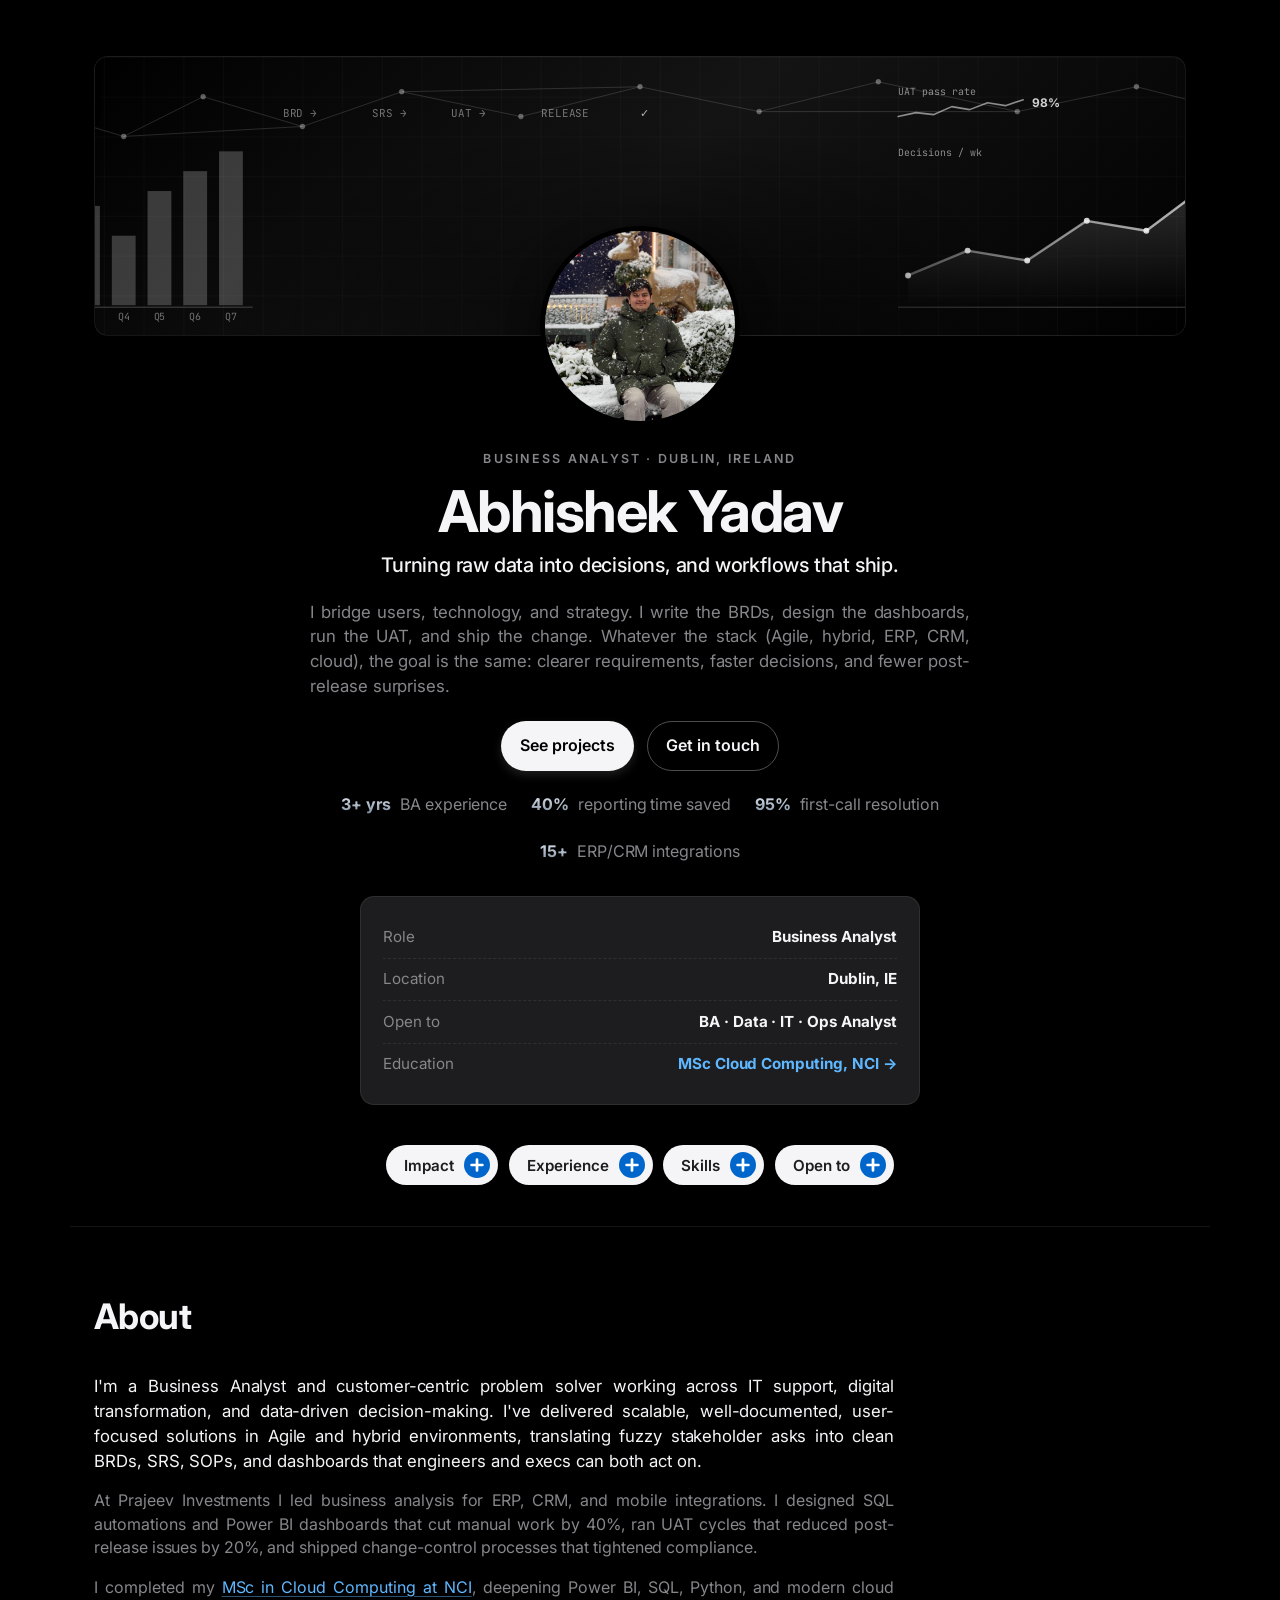
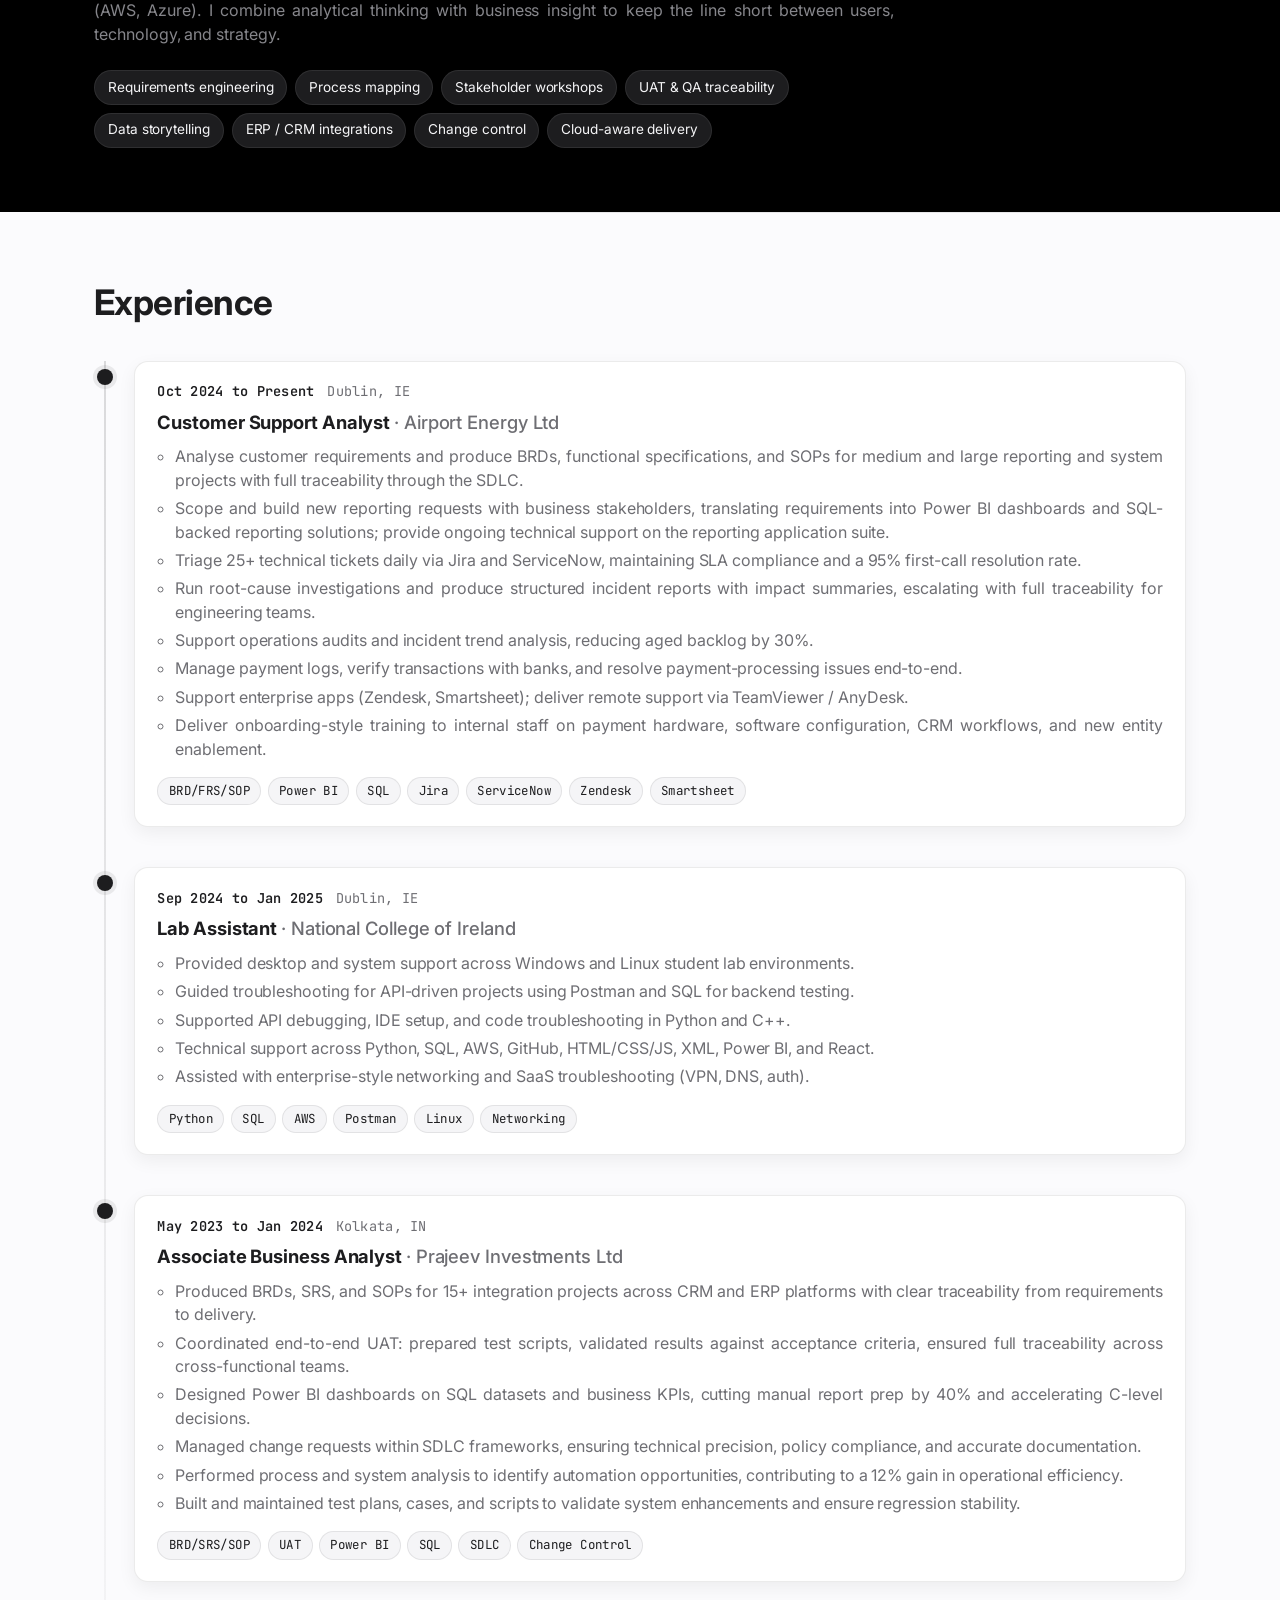
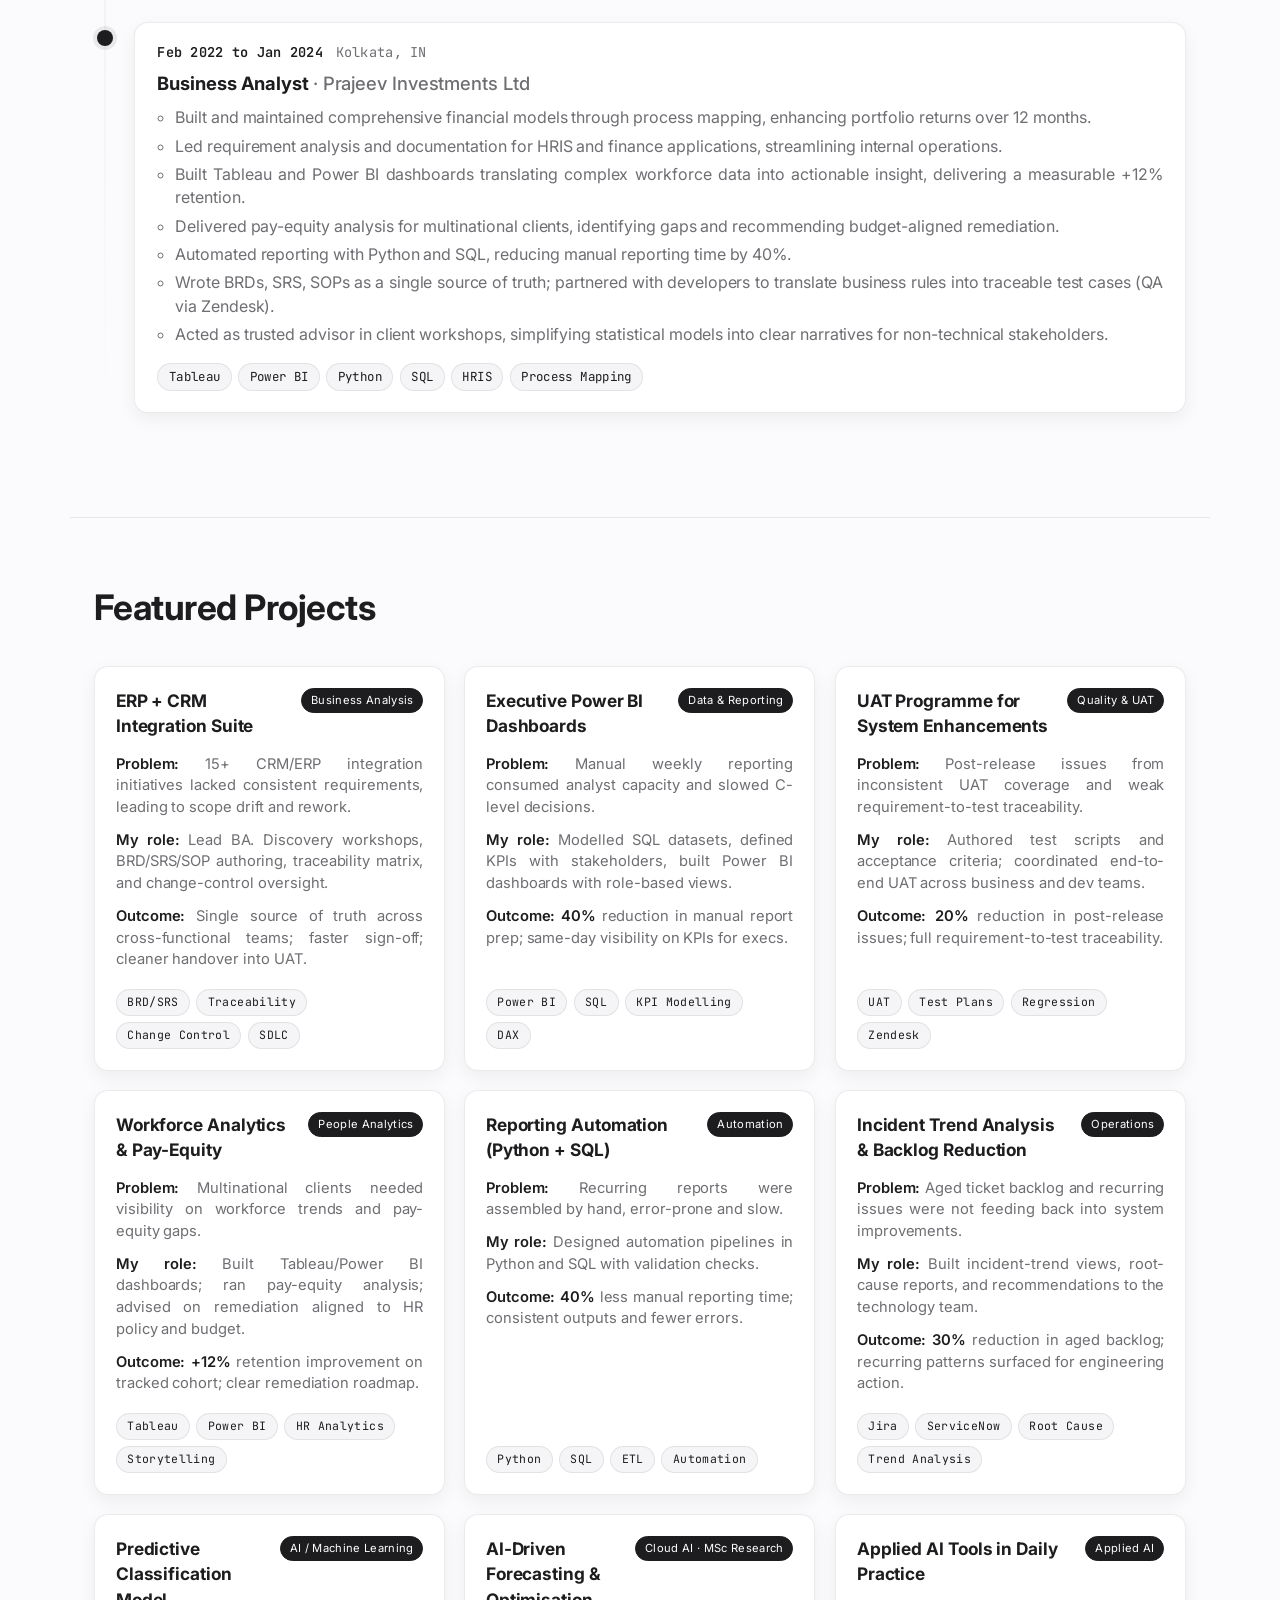
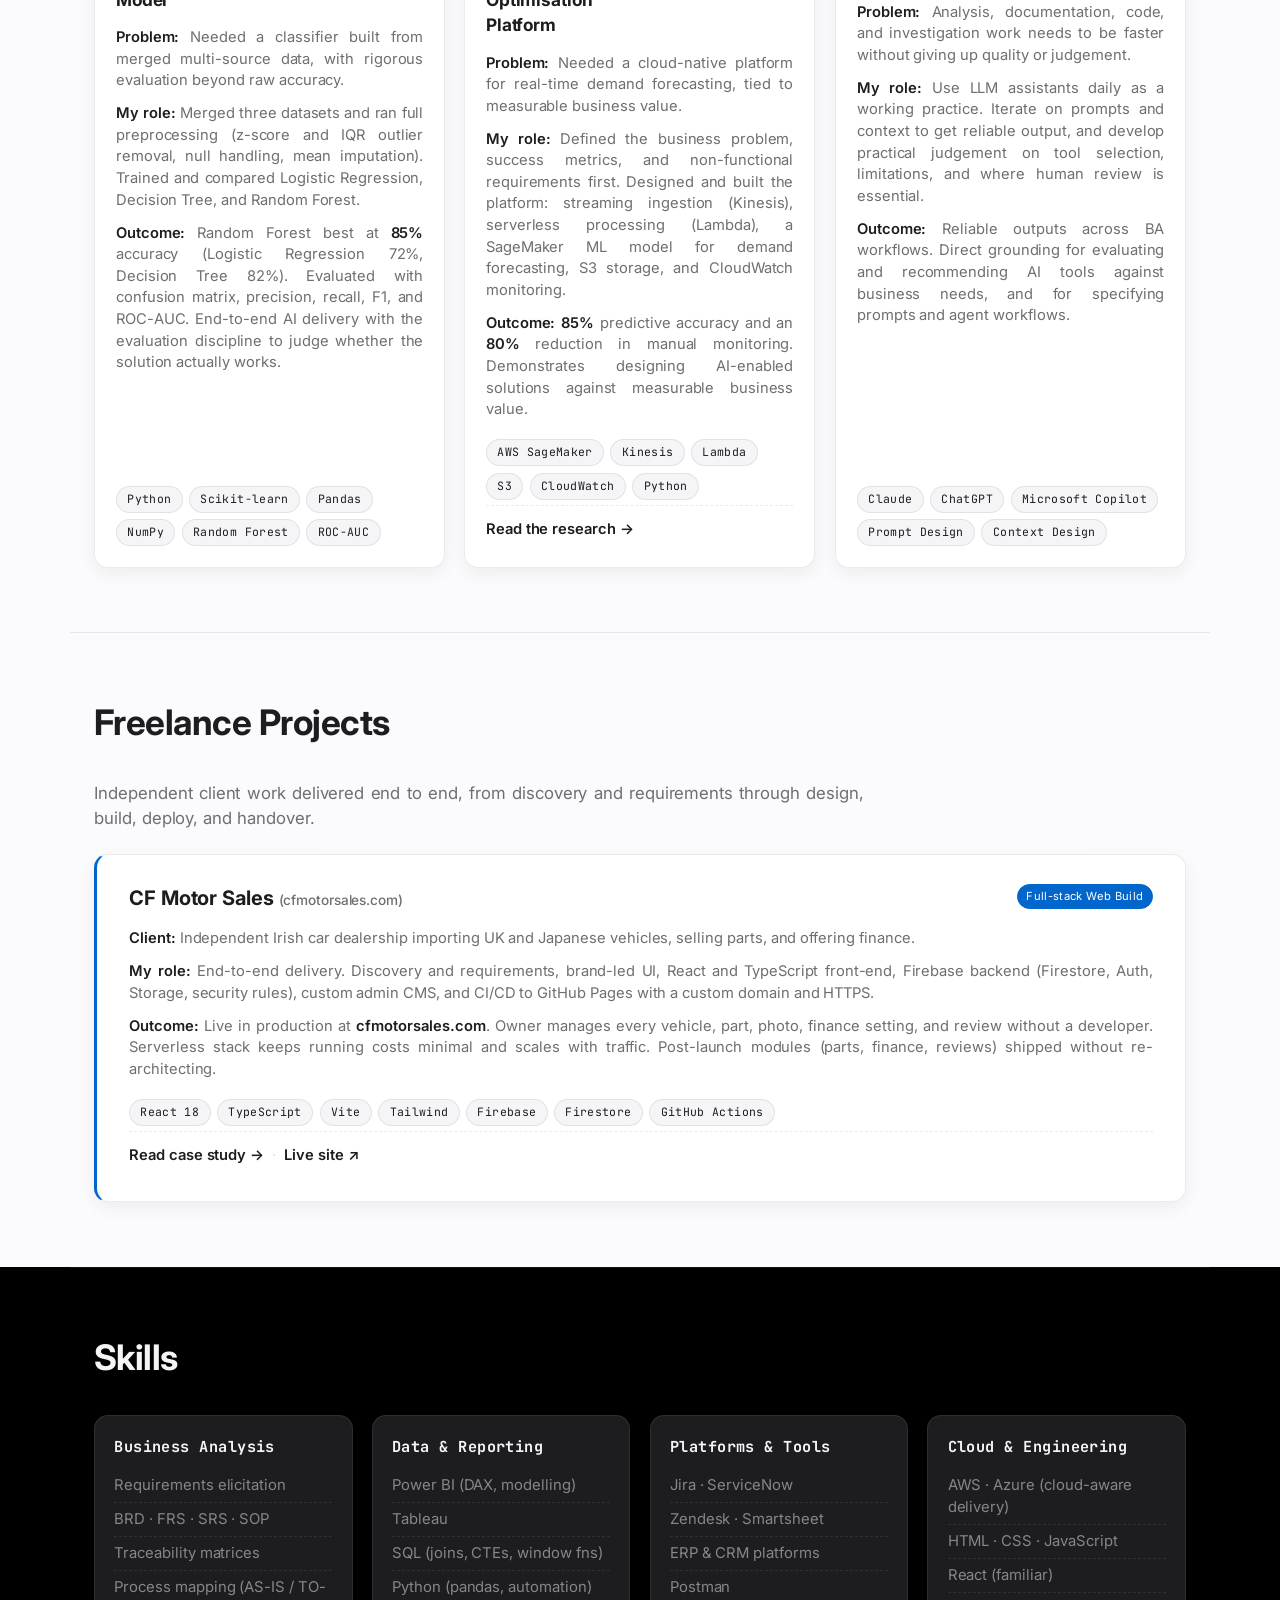
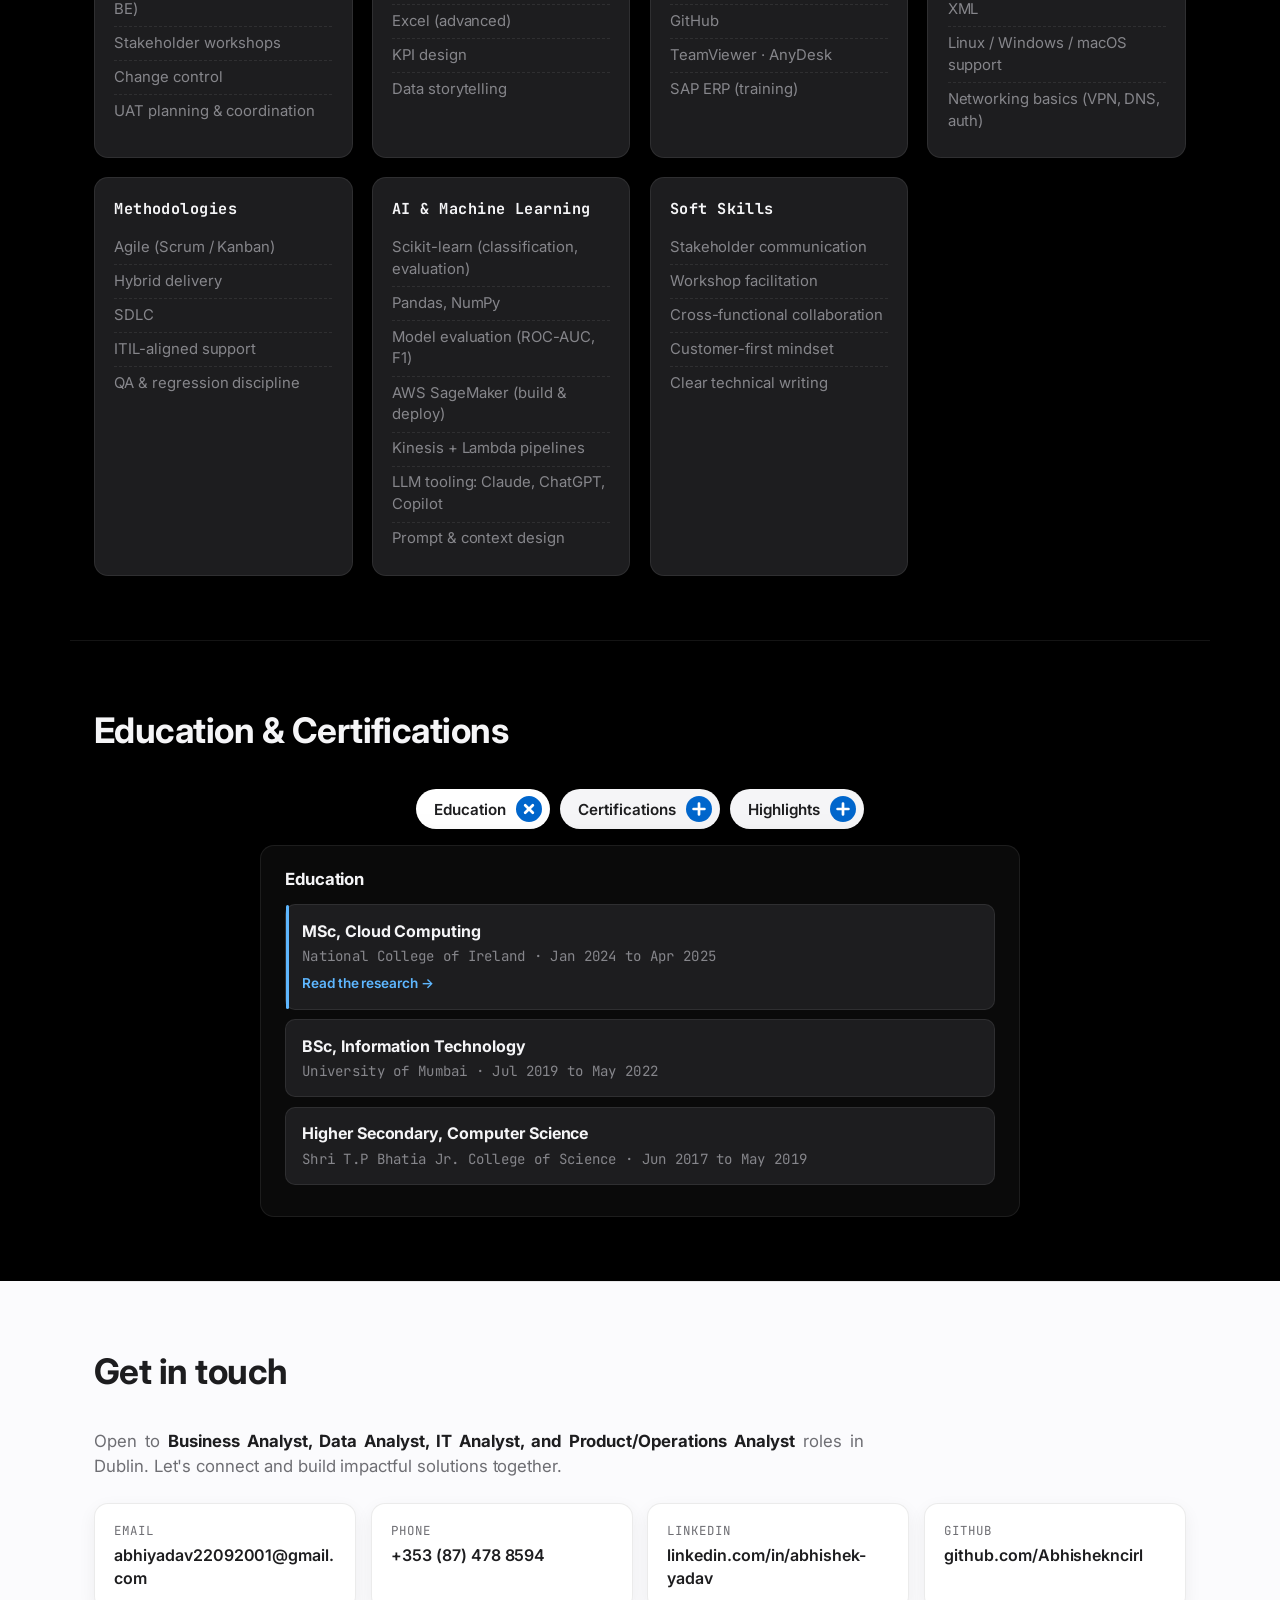
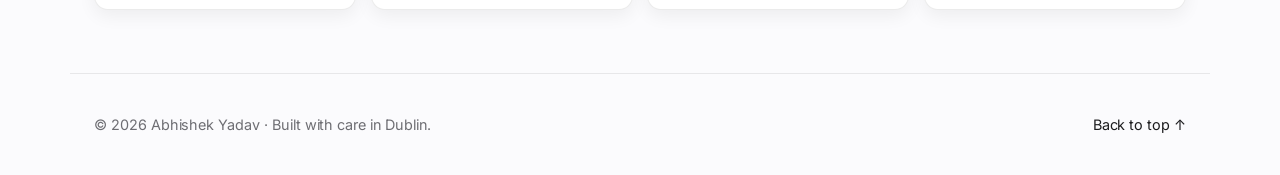
<file: index.html>
<!doctype html>
<html lang="en">
<head>
  <meta charset="utf-8" />
  <meta name="viewport" content="width=device-width, initial-scale=1" />
  <title>Abhishek Yadav · Business Analyst Portfolio</title>
  <meta name="description" content="Abhishek Yadav, Business Analyst in Dublin. SQL · Power BI · Agile · ERP/CRM. BRDs, UAT, dashboards, digital transformation." />
  <meta name="theme-color" content="#ffffff" />
  <meta name="color-scheme" content="light only" />

  <meta property="og:type" content="website" />
  <meta property="og:url" content="https://abhishekncirl.github.io/portfolio/" />
  <meta property="og:title" content="Abhishek Yadav · Business Analyst Portfolio" />
  <meta property="og:description" content="BA in Dublin. SQL · Power BI · Agile · ERP/CRM. Projects, case studies, and more." />
  <meta property="og:image" content="https://abhishekncirl.github.io/portfolio/assets/headshot.jpg" />
  <meta name="twitter:card" content="summary_large_image" />
  <meta name="twitter:title" content="Abhishek Yadav · Business Analyst Portfolio" />
  <meta name="twitter:description" content="BA in Dublin. SQL · Power BI · Agile · ERP/CRM. Projects, case studies, and more." />
  <meta name="twitter:image" content="https://abhishekncirl.github.io/portfolio/assets/headshot.jpg" />

  <link rel="icon" href="data:image/svg+xml,%3Csvg xmlns='http://www.w3.org/2000/svg' viewBox='0 0 100 100'%3E%3Crect width='100' height='100' rx='22' fill='%230b1220'/%3E%3Ctext x='50' y='70' text-anchor='middle' font-family='-apple-system,BlinkMacSystemFont,Inter,sans-serif' font-weight='800' font-size='58' fill='white'%3EA%3C/text%3E%3C/svg%3E" />
  <link rel="preload" as="image" href="assets/headshot.jpg" fetchpriority="high" />
  <link rel="preconnect" href="https://fonts.googleapis.com">
  <link rel="preconnect" href="https://fonts.gstatic.com" crossorigin>
  <link href="https://fonts.googleapis.com/css2?family=Inter:wght@400;500;600;700;800&family=JetBrains+Mono:wght@400;600&display=swap" rel="stylesheet">
  <link rel="stylesheet" href="styles.css" />
</head>
<body>
  <a class="skip" href="#top-content">Skip to content</a>

  <main id="top-content" tabindex="-1">
    <div class="apple-dark">
    <section class="hero">
      <div class="profile-banner" aria-hidden="true">
        <svg class="banner-chart" viewBox="0 0 1400 280" preserveAspectRatio="xMidYMid slice" xmlns="http://www.w3.org/2000/svg">
          <defs>
            <linearGradient id="lineFill" x1="0" y1="0" x2="0" y2="1">
              <stop offset="0%"  stop-color="currentColor" stop-opacity="0.22"/>
              <stop offset="100%" stop-color="currentColor" stop-opacity="0"/>
            </linearGradient>
            <linearGradient id="lineStroke" x1="0" y1="0" x2="1" y2="0">
              <stop offset="0%"  stop-color="currentColor" stop-opacity="0.35"/>
              <stop offset="100%" stop-color="currentColor" stop-opacity="0.85"/>
            </linearGradient>
            <pattern id="grid" width="40" height="40" patternUnits="userSpaceOnUse">
              <path d="M40 0 H0 V40" fill="none" stroke="currentColor" stroke-opacity="0.05" stroke-width="1"/>
            </pattern>
            <filter id="soft" x="-10%" y="-10%" width="120%" height="120%">
              <feGaussianBlur stdDeviation="0.4"/>
            </filter>
          </defs>

          <rect width="1400" height="280" fill="url(#grid)"/>

          <!-- Constellation (data nodes + edges) -->
          <g class="constellation" stroke="currentColor" stroke-opacity="0.15" stroke-width="1" fill="currentColor" fill-opacity="0.35">
            <line x1="80"   y1="50"  x2="180"  y2="80"/>
            <line x1="180"  y1="80"  x2="260"  y2="40"/>
            <line x1="260"  y1="40"  x2="360"  y2="70"/>
            <line x1="360"  y1="70"  x2="460"  y2="35"/>
            <line x1="460"  y1="35"  x2="580"  y2="60"/>
            <line x1="580"  y1="60"  x2="700"  y2="30"/>
            <line x1="700"  y1="30"  x2="820"  y2="55"/>
            <line x1="820"  y1="55"  x2="940"  y2="25"/>
            <line x1="940"  y1="25"  x2="1080" y2="55"/>
            <line x1="1080" y1="55"  x2="1200" y2="30"/>
            <line x1="1200" y1="30"  x2="1320" y2="60"/>
            <line x1="180"  y1="80"  x2="360"  y2="70"/>
            <line x1="460"  y1="35"  x2="700"  y2="30"/>
            <line x1="820"  y1="55"  x2="1080" y2="55"/>
            <circle cx="80"   cy="50" r="2.5"/>
            <circle cx="180"  cy="80" r="2.5"/>
            <circle cx="260"  cy="40" r="2.5"/>
            <circle cx="360"  cy="70" r="2.5"/>
            <circle cx="460"  cy="35" r="2.5"/>
            <circle cx="580"  cy="60" r="2.5"/>
            <circle cx="700"  cy="30" r="2.5"/>
            <circle cx="820"  cy="55" r="2.5"/>
            <circle cx="940"  cy="25" r="2.5"/>
            <circle cx="1080" cy="55" r="2.5"/>
            <circle cx="1200" cy="30" r="2.5"/>
            <circle cx="1320" cy="60" r="2.5"/>
          </g>

          <!-- Bar chart bottom-left -->
          <g class="bars">
            <g fill="currentColor" fill-opacity="0.22">
              <rect x="60"  y="195" width="24" height="55"/>
              <rect x="96"  y="170" width="24" height="80"/>
              <rect x="132" y="150" width="24" height="100"/>
              <rect x="168" y="180" width="24" height="70"/>
              <rect x="204" y="135" width="24" height="115"/>
              <rect x="240" y="115" width="24" height="135"/>
              <rect x="276" y="95"  width="24" height="155"/>
            </g>
            <g font-family="JetBrains Mono, monospace" font-size="10" fill="currentColor" fill-opacity="0.45">
              <text x="72"  y="265" text-anchor="middle">Q1</text>
              <text x="108" y="265" text-anchor="middle">Q2</text>
              <text x="144" y="265" text-anchor="middle">Q3</text>
              <text x="180" y="265" text-anchor="middle">Q4</text>
              <text x="216" y="265" text-anchor="middle">Q5</text>
              <text x="252" y="265" text-anchor="middle">Q6</text>
              <text x="288" y="265" text-anchor="middle">Q7</text>
            </g>
            <line x1="50" y1="252" x2="310" y2="252" stroke="currentColor" stroke-opacity="0.25"/>
            <text x="50" y="135" font-family="JetBrains Mono, monospace" font-size="10" fill="currentColor" fill-opacity="0.55">Throughput</text>
          </g>

          <!-- KPI tiles -->
          <g class="kpis" font-family="Inter, sans-serif">
            <g transform="translate(420 140)">
              <rect width="150" height="68" rx="10" fill="#ffffff" fill-opacity="0.95" stroke="currentColor" stroke-opacity="0.15" filter="drop-shadow(0 2px 4px rgba(11,18,32,0.08))"/>
              <text x="14" y="26" font-size="10" fill="currentColor" fill-opacity="0.55" letter-spacing="1">REPORTING TIME</text>
              <text x="14" y="52" font-size="22" font-weight="700" fill="currentColor" fill-opacity="0.85">-40%</text>
              <text x="100" y="52" font-size="11" fill="currentColor" fill-opacity="0.55">YoY</text>
            </g>
            <g transform="translate(600 110)">
              <rect width="150" height="68" rx="10" fill="#ffffff" fill-opacity="0.95" stroke="currentColor" stroke-opacity="0.15" filter="drop-shadow(0 2px 4px rgba(11,18,32,0.08))"/>
              <text x="14" y="26" font-size="10" fill="currentColor" fill-opacity="0.55" letter-spacing="1">RETENTION</text>
              <text x="14" y="52" font-size="22" font-weight="700" fill="currentColor" fill-opacity="0.85">+12%</text>
              <text x="100" y="52" font-size="11" fill="currentColor" fill-opacity="0.55">cohort</text>
            </g>
            <g transform="translate(780 140)">
              <rect width="150" height="68" rx="10" fill="#ffffff" fill-opacity="0.95" stroke="currentColor" stroke-opacity="0.15" filter="drop-shadow(0 2px 4px rgba(11,18,32,0.08))"/>
              <text x="14" y="26" font-size="10" fill="currentColor" fill-opacity="0.55" letter-spacing="1">FCR · SUPPORT</text>
              <text x="14" y="52" font-size="22" font-weight="700" fill="currentColor" fill-opacity="0.85">95%</text>
              <text x="100" y="52" font-size="11" fill="currentColor" fill-opacity="0.55">SLA</text>
            </g>
          </g>

          <!-- Line + area chart bottom-right -->
          <g class="line-chart">
            <path d="M970 220 L1030 195 L1090 205 L1150 165 L1210 175 L1270 130 L1330 110 L1370 95 L1370 252 L970 252 Z"
                  fill="url(#lineFill)"/>
            <path class="line-stroke"
                  d="M970 220 L1030 195 L1090 205 L1150 165 L1210 175 L1270 130 L1330 110 L1370 95"
                  fill="none" stroke="url(#lineStroke)" stroke-width="2.4"
                  stroke-linecap="round" stroke-linejoin="round" filter="url(#soft)"/>
            <g fill="currentColor" fill-opacity="0.85">
              <circle cx="970"  cy="220" r="3"/>
              <circle cx="1030" cy="195" r="3"/>
              <circle cx="1090" cy="205" r="3"/>
              <circle cx="1150" cy="165" r="3"/>
              <circle cx="1210" cy="175" r="3"/>
              <circle cx="1270" cy="130" r="3"/>
              <circle cx="1330" cy="110" r="3"/>
              <circle cx="1370" cy="95"  r="4"/>
            </g>
            <line x1="960" y1="252" x2="1380" y2="252" stroke="currentColor" stroke-opacity="0.25"/>
            <text x="960" y="100" font-family="JetBrains Mono, monospace" font-size="10" fill="currentColor" fill-opacity="0.55">Decisions / wk</text>
            <g transform="translate(1290 65)">
              <rect x="-4" y="-12" width="78" height="20" rx="10" fill="currentColor" fill-opacity="0.85"/>
              <text x="35" y="2" font-family="JetBrains Mono, monospace" font-size="10" fill="#ffffff" text-anchor="middle">↑ trend</text>
            </g>
            <line x1="1330" y1="73" x2="1330" y2="103" stroke="currentColor" stroke-opacity="0.5" stroke-dasharray="2 3"/>
          </g>

          <!-- Sparkline ribbon top-right -->
          <g class="ribbon" transform="translate(960 38)">
            <text font-family="JetBrains Mono, monospace" font-size="10" fill="currentColor" fill-opacity="0.55">UAT pass rate</text>
            <polyline points="0,22 18,18 36,20 54,12 72,15 90,8 108,11 126,5"
                      fill="none" stroke="currentColor" stroke-opacity="0.55" stroke-width="1.6"
                      stroke-linecap="round" stroke-linejoin="round"/>
            <text x="135" y="12" font-family="Inter, sans-serif" font-size="12" font-weight="700" fill="currentColor" fill-opacity="0.85">98%</text>
          </g>

          <!-- Narrative ticker -->
          <g class="ticker" font-family="JetBrains Mono, monospace" font-size="11" fill="currentColor" fill-opacity="0.45">
            <text x="340" y="60">BRD →</text>
            <text x="430" y="60">SRS →</text>
            <text x="510" y="60">UAT →</text>
            <text x="600" y="60">RELEASE</text>
            <text x="700" y="60" fill-opacity="0.7">✓</text>
          </g>
        </svg>
      </div>
      <figure class="profile-avatar">
        <img src="assets/headshot.jpg" alt="Abhishek Yadav" width="666" height="1182" loading="eager" decoding="async" />
      </figure>
      <div class="profile-head">
        <p class="eyebrow">Business Analyst · Dublin, Ireland</p>
        <h1>Abhishek Yadav</h1>
        <p class="profile-tagline">Turning raw data into decisions, and workflows that ship.</p>
        <p class="lede">
          I bridge users, technology, and strategy. I write the BRDs, design the dashboards,
          run the UAT, and ship the change. Whatever the stack (Agile, hybrid, ERP, CRM, cloud),
          the goal is the same: clearer requirements, faster decisions, and fewer post-release surprises.
        </p>
        <div class="hero-cta">
          <a class="btn btn-primary" href="#projects">See projects</a>
          <a class="btn btn-ghost" href="#contact">Get in touch</a>
        </div>
        <ul class="hero-meta">
          <li><strong>3+ yrs</strong> BA experience</li>
          <li><strong>40%</strong> reporting time saved</li>
          <li><strong>95%</strong> first-call resolution</li>
          <li><strong>15+</strong> ERP/CRM integrations</li>
        </ul>
      </div>
      <aside class="hero-card" aria-label="Snapshot">
        <div class="card-row"><span>Role</span><b>Business Analyst</b></div>
        <div class="card-row"><span>Location</span><b>Dublin, IE</b></div>
        <div class="card-row"><span>Open to</span><b>BA · Data · IT · Ops Analyst</b></div>
        <div class="card-row"><span>Education</span><b><a class="snap-link" href="projects/msc-thesis.html">MSc Cloud Computing, NCI →</a></b></div>
      </aside>
    </section>

    <section class="quick-glance" aria-labelledby="quick-glance-heading" data-pill-group>
      <h2 id="quick-glance-heading" class="visually-hidden">Quick glance</h2>
      <ul class="qg-pills" role="list">
        <li class="qg-item">
          <button class="qg-btn" type="button" aria-expanded="false" aria-controls="qg-impact" data-panel="impact">
            <span>Impact</span>
            <svg class="qg-plus" width="26" height="26" viewBox="0 0 24 24" aria-hidden="true">
              <circle class="qg-plus-ring" cx="12" cy="12" r="12" fill="currentColor"></circle>
              <path class="qg-plus-mark" d="M7 12h10M12 7v10" stroke-width="2.5" stroke-linecap="round" fill="none"/>
            </svg>
          </button>
        </li>
        <li class="qg-item">
          <button class="qg-btn" type="button" aria-expanded="false" aria-controls="qg-experience" data-panel="experience">
            <span>Experience</span>
            <svg class="qg-plus" width="26" height="26" viewBox="0 0 24 24" aria-hidden="true">
              <circle class="qg-plus-ring" cx="12" cy="12" r="12" fill="currentColor"></circle>
              <path class="qg-plus-mark" d="M7 12h10M12 7v10" stroke-width="2.5" stroke-linecap="round" fill="none"/>
            </svg>
          </button>
        </li>
        <li class="qg-item">
          <button class="qg-btn" type="button" aria-expanded="false" aria-controls="qg-skills" data-panel="skills">
            <span>Skills</span>
            <svg class="qg-plus" width="26" height="26" viewBox="0 0 24 24" aria-hidden="true">
              <circle class="qg-plus-ring" cx="12" cy="12" r="12" fill="currentColor"></circle>
              <path class="qg-plus-mark" d="M7 12h10M12 7v10" stroke-width="2.5" stroke-linecap="round" fill="none"/>
            </svg>
          </button>
        </li>
        <li class="qg-item">
          <button class="qg-btn" type="button" aria-expanded="false" aria-controls="qg-open" data-panel="open">
            <span>Open to</span>
            <svg class="qg-plus" width="26" height="26" viewBox="0 0 24 24" aria-hidden="true">
              <circle class="qg-plus-ring" cx="12" cy="12" r="12" fill="currentColor"></circle>
              <path class="qg-plus-mark" d="M7 12h10M12 7v10" stroke-width="2.5" stroke-linecap="round" fill="none"/>
            </svg>
          </button>
        </li>
      </ul>

      <div class="qg-panels">
        <div class="qg-panel" id="qg-impact" role="region" aria-label="Impact numbers" hidden>
          <h3>Impact at a glance</h3>
          <div class="qg-stats">
            <div><b>40%</b><span>less manual reporting (Power BI + SQL automation)</span></div>
            <div><b>95%</b><span>first-call resolution on 25+ tickets/day (Jira · ServiceNow)</span></div>
            <div><b>15+</b><span>CRM &amp; ERP integrations shipped with full traceability</span></div>
            <div><b>30%</b><span>reduction in aged backlog via incident-trend analysis</span></div>
            <div><b>20%</b><span>drop in post-release issues through UAT discipline</span></div>
            <div><b>+12%</b><span>cohort retention from workforce analytics</span></div>
          </div>
        </div>

        <div class="qg-panel" id="qg-experience" role="region" aria-label="Experience summary" hidden>
          <h3>Where I've worked</h3>
          <ul class="qg-list">
            <li><b>Airport Energy Ltd</b> · Customer Support Analyst · Dublin · Oct 2024 to present</li>
            <li><b>National College of Ireland</b> · Lab Assistant · Dublin · Sep 2024 to Jan 2025</li>
            <li><b>Prajeev Investments Ltd</b> · Associate Business Analyst · Kolkata · May 2023 to Jan 2024</li>
            <li><b>Prajeev Investments Ltd</b> · Business Analyst · Kolkata · Feb 2022 to Jan 2024</li>
          </ul>
          <p class="qg-foot">3+ years across BA, data, and technology support in Agile and hybrid environments.</p>
        </div>

        <div class="qg-panel" id="qg-skills" role="region" aria-label="Core skills" hidden>
          <h3>Core skills</h3>
          <div class="qg-chips">
            <span>SQL</span><span>Power BI</span><span>Tableau</span><span>Python</span><span>Excel</span>
            <span>BRD / SRS / SOP</span><span>UAT</span><span>Agile · SDLC</span><span>Change Control</span>
            <span>Jira · ServiceNow</span><span>Zendesk · Smartsheet</span><span>AWS · Azure</span>
            <span>Scikit-learn</span><span>SageMaker</span><span>LLM tooling</span>
          </div>
          <p class="qg-foot">Full breakdown in the <a href="#skills">Skills</a> section below.</p>
        </div>

        <div class="qg-panel" id="qg-open" role="region" aria-label="Roles open to" hidden>
          <h3>Open to work</h3>
          <ul class="qg-list">
            <li><b>Business Analyst</b> — requirements, BRD/SRS/SOP, UAT, change control</li>
            <li><b>Data Analyst</b> — SQL, Power BI, Tableau, Python automation</li>
            <li><b>IT Analyst</b> — tech support with structured incident analysis</li>
            <li><b>Product / Operations Analyst</b> — process design, KPI tracking</li>
          </ul>
          <p class="qg-foot">Based in Dublin · open to on-site and hybrid roles across Ireland.
            <a href="#contact">Get in touch →</a></p>
        </div>
      </div>
    </section>

    <section id="about" class="section">
      <div class="section-head">
        <h2>About</h2>
      </div>
      <div class="about-grid">
        <p>
          I'm a Business Analyst and customer-centric problem solver working across
          IT support, digital transformation, and data-driven decision-making.
          I've delivered scalable, well-documented, user-focused solutions in
          Agile and hybrid environments, translating fuzzy stakeholder asks into
          clean BRDs, SRS, SOPs, and dashboards that engineers and execs can both act on.
        </p>
        <p>
          At Prajeev Investments I led business analysis for ERP, CRM, and mobile
          integrations. I designed SQL automations and Power BI dashboards that cut
          manual work by 40%, ran UAT cycles that reduced post-release issues by 20%,
          and shipped change-control processes that tightened compliance.
        </p>
        <p>
          I completed my <a class="prose-link" href="projects/msc-thesis.html">MSc in Cloud Computing at NCI</a>, deepening Power BI, SQL,
          Python, and modern cloud (AWS, Azure). I combine analytical thinking with
          business insight to keep the line short between users, technology, and strategy.
        </p>
        <ul class="about-tags">
          <li>Requirements engineering</li>
          <li>Process mapping</li>
          <li>Stakeholder workshops</li>
          <li>UAT & QA traceability</li>
          <li>Data storytelling</li>
          <li>ERP / CRM integrations</li>
          <li>Change control</li>
          <li>Cloud-aware delivery</li>
        </ul>
      </div>
    </section>

    </div><!-- /.apple-dark -->

    <section id="experience" class="section">
      <div class="section-head">
        <h2>Experience</h2>
      </div>
      <ol class="timeline">
        <li class="t-item">
          <div class="t-marker"></div>
          <div class="t-body">
            <div class="t-meta">
              <span class="t-date">Oct 2024 to Present</span>
              <span class="t-loc">Dublin, IE</span>
            </div>
            <h3>Customer Support Analyst <span class="t-co">· Airport Energy Ltd</span></h3>
            <ul>
              <li>Analyse customer requirements and produce BRDs, functional specifications, and SOPs for medium and large reporting and system projects with full traceability through the SDLC.</li>
              <li>Scope and build new reporting requests with business stakeholders, translating requirements into Power BI dashboards and SQL-backed reporting solutions; provide ongoing technical support on the reporting application suite.</li>
              <li>Triage 25+ technical tickets daily via Jira and ServiceNow, maintaining SLA compliance and a 95% first-call resolution rate.</li>
              <li>Run root-cause investigations and produce structured incident reports with impact summaries, escalating with full traceability for engineering teams.</li>
              <li>Support operations audits and incident trend analysis, reducing aged backlog by 30%.</li>
              <li>Manage payment logs, verify transactions with banks, and resolve payment-processing issues end-to-end.</li>
              <li>Support enterprise apps (Zendesk, Smartsheet); deliver remote support via TeamViewer / AnyDesk.</li>
              <li>Deliver onboarding-style training to internal staff on payment hardware, software configuration, CRM workflows, and new entity enablement.</li>
            </ul>
            <div class="chips">
              <span>BRD/FRS/SOP</span><span>Power BI</span><span>SQL</span><span>Jira</span><span>ServiceNow</span><span>Zendesk</span><span>Smartsheet</span>
            </div>
          </div>
        </li>

        <li class="t-item">
          <div class="t-marker"></div>
          <div class="t-body">
            <div class="t-meta">
              <span class="t-date">Sep 2024 to Jan 2025</span>
              <span class="t-loc">Dublin, IE</span>
            </div>
            <h3>Lab Assistant <span class="t-co">· National College of Ireland</span></h3>
            <ul>
              <li>Provided desktop and system support across Windows and Linux student lab environments.</li>
              <li>Guided troubleshooting for API-driven projects using Postman and SQL for backend testing.</li>
              <li>Supported API debugging, IDE setup, and code troubleshooting in Python and C++.</li>
              <li>Technical support across Python, SQL, AWS, GitHub, HTML/CSS/JS, XML, Power BI, and React.</li>
              <li>Assisted with enterprise-style networking and SaaS troubleshooting (VPN, DNS, auth).</li>
            </ul>
            <div class="chips">
              <span>Python</span><span>SQL</span><span>AWS</span><span>Postman</span><span>Linux</span><span>Networking</span>
            </div>
          </div>
        </li>

        <li class="t-item">
          <div class="t-marker"></div>
          <div class="t-body">
            <div class="t-meta">
              <span class="t-date">May 2023 to Jan 2024</span>
              <span class="t-loc">Kolkata, IN</span>
            </div>
            <h3>Associate Business Analyst <span class="t-co">· Prajeev Investments Ltd</span></h3>
            <ul>
              <li>Produced BRDs, SRS, and SOPs for 15+ integration projects across CRM and ERP platforms with clear traceability from requirements to delivery.</li>
              <li>Coordinated end-to-end UAT: prepared test scripts, validated results against acceptance criteria, ensured full traceability across cross-functional teams.</li>
              <li>Designed Power BI dashboards on SQL datasets and business KPIs, cutting manual report prep by 40% and accelerating C-level decisions.</li>
              <li>Managed change requests within SDLC frameworks, ensuring technical precision, policy compliance, and accurate documentation.</li>
              <li>Performed process and system analysis to identify automation opportunities, contributing to a 12% gain in operational efficiency.</li>
              <li>Built and maintained test plans, cases, and scripts to validate system enhancements and ensure regression stability.</li>
            </ul>
            <div class="chips">
              <span>BRD/SRS/SOP</span><span>UAT</span><span>Power BI</span><span>SQL</span><span>SDLC</span><span>Change Control</span>
            </div>
          </div>
        </li>

        <li class="t-item">
          <div class="t-marker"></div>
          <div class="t-body">
            <div class="t-meta">
              <span class="t-date">Feb 2022 to Jan 2024</span>
              <span class="t-loc">Kolkata, IN</span>
            </div>
            <h3>Business Analyst <span class="t-co">· Prajeev Investments Ltd</span></h3>
            <ul>
              <li>Built and maintained comprehensive financial models through process mapping, enhancing portfolio returns over 12 months.</li>
              <li>Led requirement analysis and documentation for HRIS and finance applications, streamlining internal operations.</li>
              <li>Built Tableau and Power BI dashboards translating complex workforce data into actionable insight, delivering a measurable +12% retention.</li>
              <li>Delivered pay-equity analysis for multinational clients, identifying gaps and recommending budget-aligned remediation.</li>
              <li>Automated reporting with Python and SQL, reducing manual reporting time by 40%.</li>
              <li>Wrote BRDs, SRS, SOPs as a single source of truth; partnered with developers to translate business rules into traceable test cases (QA via Zendesk).</li>
              <li>Acted as trusted advisor in client workshops, simplifying statistical models into clear narratives for non-technical stakeholders.</li>
            </ul>
            <div class="chips">
              <span>Tableau</span><span>Power BI</span><span>Python</span><span>SQL</span><span>HRIS</span><span>Process Mapping</span>
            </div>
          </div>
        </li>
      </ol>
    </section>

    <section id="projects" class="section">
      <div class="section-head">
        <h2>Featured Projects</h2>
      </div>
      <div class="projects">
        <article class="project">
          <header>
            <h3>ERP + CRM Integration Suite</h3>
            <span class="tag">Business Analysis</span>
          </header>
          <p class="prob"><b>Problem:</b> 15+ CRM/ERP integration initiatives lacked consistent requirements, leading to scope drift and rework.</p>
          <p class="role"><b>My role:</b> Lead BA. Discovery workshops, BRD/SRS/SOP authoring, traceability matrix, and change-control oversight.</p>
          <p class="out"><b>Outcome:</b> Single source of truth across cross-functional teams; faster sign-off; cleaner handover into UAT.</p>
          <div class="chips small"><span>BRD/SRS</span><span>Traceability</span><span>Change Control</span><span>SDLC</span></div>
        </article>

        <article class="project">
          <header>
            <h3>Executive Power BI Dashboards</h3>
            <span class="tag">Data & Reporting</span>
          </header>
          <p class="prob"><b>Problem:</b> Manual weekly reporting consumed analyst capacity and slowed C-level decisions.</p>
          <p class="role"><b>My role:</b> Modelled SQL datasets, defined KPIs with stakeholders, built Power BI dashboards with role-based views.</p>
          <p class="out"><b>Outcome:</b> <b>40%</b> reduction in manual report prep; same-day visibility on KPIs for execs.</p>
          <div class="chips small"><span>Power BI</span><span>SQL</span><span>KPI Modelling</span><span>DAX</span></div>
        </article>

        <article class="project">
          <header>
            <h3>UAT Programme for System Enhancements</h3>
            <span class="tag">Quality & UAT</span>
          </header>
          <p class="prob"><b>Problem:</b> Post-release issues from inconsistent UAT coverage and weak requirement-to-test traceability.</p>
          <p class="role"><b>My role:</b> Authored test scripts and acceptance criteria; coordinated end-to-end UAT across business and dev teams.</p>
          <p class="out"><b>Outcome:</b> <b>20%</b> reduction in post-release issues; full requirement-to-test traceability.</p>
          <div class="chips small"><span>UAT</span><span>Test Plans</span><span>Regression</span><span>Zendesk</span></div>
        </article>

        <article class="project">
          <header>
            <h3>Workforce Analytics & Pay-Equity</h3>
            <span class="tag">People Analytics</span>
          </header>
          <p class="prob"><b>Problem:</b> Multinational clients needed visibility on workforce trends and pay-equity gaps.</p>
          <p class="role"><b>My role:</b> Built Tableau/Power BI dashboards; ran pay-equity analysis; advised on remediation aligned to HR policy and budget.</p>
          <p class="out"><b>Outcome:</b> <b>+12%</b> retention improvement on tracked cohort; clear remediation roadmap.</p>
          <div class="chips small"><span>Tableau</span><span>Power BI</span><span>HR Analytics</span><span>Storytelling</span></div>
        </article>

        <article class="project">
          <header>
            <h3>Reporting Automation (Python + SQL)</h3>
            <span class="tag">Automation</span>
          </header>
          <p class="prob"><b>Problem:</b> Recurring reports were assembled by hand, error-prone and slow.</p>
          <p class="role"><b>My role:</b> Designed automation pipelines in Python and SQL with validation checks.</p>
          <p class="out"><b>Outcome:</b> <b>40%</b> less manual reporting time; consistent outputs and fewer errors.</p>
          <div class="chips small"><span>Python</span><span>SQL</span><span>ETL</span><span>Automation</span></div>
        </article>

        <article class="project">
          <header>
            <h3>Incident Trend Analysis & Backlog Reduction</h3>
            <span class="tag">Operations</span>
          </header>
          <p class="prob"><b>Problem:</b> Aged ticket backlog and recurring issues were not feeding back into system improvements.</p>
          <p class="role"><b>My role:</b> Built incident-trend views, root-cause reports, and recommendations to the technology team.</p>
          <p class="out"><b>Outcome:</b> <b>30%</b> reduction in aged backlog; recurring patterns surfaced for engineering action.</p>
          <div class="chips small"><span>Jira</span><span>ServiceNow</span><span>Root Cause</span><span>Trend Analysis</span></div>
        </article>

        <article class="project">
          <header>
            <h3>Predictive Classification Model</h3>
            <span class="tag">AI / Machine Learning</span>
          </header>
          <p class="prob"><b>Problem:</b> Needed a classifier built from merged multi-source data, with rigorous evaluation beyond raw accuracy.</p>
          <p class="role"><b>My role:</b> Merged three datasets and ran full preprocessing (z-score and IQR outlier removal, null handling, mean imputation). Trained and compared Logistic Regression, Decision Tree, and Random Forest.</p>
          <p class="out"><b>Outcome:</b> Random Forest best at <b>85%</b> accuracy (Logistic Regression 72%, Decision Tree 82%). Evaluated with confusion matrix, precision, recall, F1, and ROC-AUC. End-to-end AI delivery with the evaluation discipline to judge whether the solution actually works.</p>
          <div class="chips small"><span>Python</span><span>Scikit-learn</span><span>Pandas</span><span>NumPy</span><span>Random Forest</span><span>ROC-AUC</span></div>
        </article>

        <article class="project">
          <header>
            <h3>AI-Driven Forecasting &amp; Optimisation Platform</h3>
            <span class="tag">Cloud AI · MSc Research</span>
          </header>
          <p class="prob"><b>Problem:</b> Needed a cloud-native platform for real-time demand forecasting, tied to measurable business value.</p>
          <p class="role"><b>My role:</b> Defined the business problem, success metrics, and non-functional requirements first. Designed and built the platform: streaming ingestion (Kinesis), serverless processing (Lambda), a SageMaker ML model for demand forecasting, S3 storage, and CloudWatch monitoring.</p>
          <p class="out"><b>Outcome:</b> <b>85%</b> predictive accuracy and an <b>80%</b> reduction in manual monitoring. Demonstrates designing AI-enabled solutions against measurable business value.</p>
          <div class="chips small"><span>AWS SageMaker</span><span>Kinesis</span><span>Lambda</span><span>S3</span><span>CloudWatch</span><span>Python</span></div>
          <p class="project-cta">
            <a href="projects/msc-thesis.html">Read the research →</a>
          </p>
        </article>

        <article class="project">
          <header>
            <h3>Applied AI Tools in Daily Practice</h3>
            <span class="tag">Applied AI</span>
          </header>
          <p class="prob"><b>Problem:</b> Analysis, documentation, code, and investigation work needs to be faster without giving up quality or judgement.</p>
          <p class="role"><b>My role:</b> Use LLM assistants daily as a working practice. Iterate on prompts and context to get reliable output, and develop practical judgement on tool selection, limitations, and where human review is essential.</p>
          <p class="out"><b>Outcome:</b> Reliable outputs across BA workflows. Direct grounding for evaluating and recommending AI tools against business needs, and for specifying prompts and agent workflows.</p>
          <div class="chips small"><span>Claude</span><span>ChatGPT</span><span>Microsoft Copilot</span><span>Prompt Design</span><span>Context Design</span></div>
        </article>
      </div>
    </section>

    <section id="freelance" class="section freelance">
      <div class="section-head">
        <h2>Freelance Projects</h2>
      </div>
      <p class="freelance-lede">
        Independent client work delivered end to end, from discovery and
        requirements through design, build, deploy, and handover.
      </p>
      <div class="projects">
        <article class="project project-feature">
          <header>
            <h3>CF Motor Sales <span class="project-sub">(cfmotorsales.com)</span></h3>
            <span class="tag">Full-stack Web Build</span>
          </header>
          <p class="prob"><b>Client:</b> Independent Irish car dealership importing UK and Japanese vehicles, selling parts, and offering finance.</p>
          <p class="role"><b>My role:</b> End-to-end delivery. Discovery and requirements, brand-led UI, React and TypeScript front-end, Firebase backend (Firestore, Auth, Storage, security rules), custom admin CMS, and CI/CD to GitHub Pages with a custom domain and HTTPS.</p>
          <p class="out"><b>Outcome:</b> Live in production at <b>cfmotorsales.com</b>. Owner manages every vehicle, part, photo, finance setting, and review without a developer. Serverless stack keeps running costs minimal and scales with traffic. Post-launch modules (parts, finance, reviews) shipped without re-architecting.</p>
          <div class="chips small"><span>React 18</span><span>TypeScript</span><span>Vite</span><span>Tailwind</span><span>Firebase</span><span>Firestore</span><span>GitHub Actions</span></div>
          <p class="project-cta">
            <a href="projects/cf-motor-sales.html">Read case study →</a>
            <span class="dot">·</span>
            <a href="https://www.cfmotorsales.com" target="_blank" rel="noopener">Live site ↗</a>
          </p>
        </article>
      </div>
    </section>

    <div class="apple-dark apple-dark-2">
    <section id="skills" class="section">
      <div class="section-head">
        <h2>Skills</h2>
      </div>
      <div class="skills">
        <div class="skill-col">
          <h3>Business Analysis</h3>
          <ul>
            <li>Requirements elicitation</li>
            <li>BRD · FRS · SRS · SOP</li>
            <li>Traceability matrices</li>
            <li>Process mapping (AS-IS / TO-BE)</li>
            <li>Stakeholder workshops</li>
            <li>Change control</li>
            <li>UAT planning &amp; coordination</li>
          </ul>
        </div>
        <div class="skill-col">
          <h3>Data &amp; Reporting</h3>
          <ul>
            <li>Power BI (DAX, modelling)</li>
            <li>Tableau</li>
            <li>SQL (joins, CTEs, window fns)</li>
            <li>Python (pandas, automation)</li>
            <li>Excel (advanced)</li>
            <li>KPI design</li>
            <li>Data storytelling</li>
          </ul>
        </div>
        <div class="skill-col">
          <h3>Platforms &amp; Tools</h3>
          <ul>
            <li>Jira · ServiceNow</li>
            <li>Zendesk · Smartsheet</li>
            <li>ERP &amp; CRM platforms</li>
            <li>Postman</li>
            <li>GitHub</li>
            <li>TeamViewer · AnyDesk</li>
            <li>SAP ERP (training)</li>
          </ul>
        </div>
        <div class="skill-col">
          <h3>Cloud &amp; Engineering</h3>
          <ul>
            <li>AWS · Azure (cloud-aware delivery)</li>
            <li>HTML · CSS · JavaScript</li>
            <li>React (familiar)</li>
            <li>XML</li>
            <li>Linux / Windows / macOS support</li>
            <li>Networking basics (VPN, DNS, auth)</li>
          </ul>
        </div>
        <div class="skill-col">
          <h3>Methodologies</h3>
          <ul>
            <li>Agile (Scrum / Kanban)</li>
            <li>Hybrid delivery</li>
            <li>SDLC</li>
            <li>ITIL-aligned support</li>
            <li>QA &amp; regression discipline</li>
          </ul>
        </div>
        <div class="skill-col">
          <h3>AI &amp; Machine Learning</h3>
          <ul>
            <li>Scikit-learn (classification, evaluation)</li>
            <li>Pandas, NumPy</li>
            <li>Model evaluation (ROC-AUC, F1)</li>
            <li>AWS SageMaker (build &amp; deploy)</li>
            <li>Kinesis + Lambda pipelines</li>
            <li>LLM tooling: Claude, ChatGPT, Copilot</li>
            <li>Prompt &amp; context design</li>
          </ul>
        </div>
        <div class="skill-col">
          <h3>Soft Skills</h3>
          <ul>
            <li>Stakeholder communication</li>
            <li>Workshop facilitation</li>
            <li>Cross-functional collaboration</li>
            <li>Customer-first mindset</li>
            <li>Clear technical writing</li>
          </ul>
        </div>
      </div>
    </section>

    <section id="education" class="section">
      <div class="section-head">
        <h2>Education &amp; Certifications</h2>
      </div>

      <div class="ed-tabs" data-pill-group>
        <ul class="qg-pills" role="list">
          <li class="qg-item">
            <button class="qg-btn" type="button" aria-expanded="true" aria-controls="ed-education" data-panel="education">
              <span>Education</span>
              <svg class="qg-plus" width="26" height="26" viewBox="0 0 24 24" aria-hidden="true">
                <circle class="qg-plus-ring" cx="12" cy="12" r="12" fill="currentColor"></circle>
                <path class="qg-plus-mark" d="M7 12h10M12 7v10" stroke-width="2.5" stroke-linecap="round" fill="none"/>
              </svg>
            </button>
          </li>
          <li class="qg-item">
            <button class="qg-btn" type="button" aria-expanded="false" aria-controls="ed-certs" data-panel="certs">
              <span>Certifications</span>
              <svg class="qg-plus" width="26" height="26" viewBox="0 0 24 24" aria-hidden="true">
                <circle class="qg-plus-ring" cx="12" cy="12" r="12" fill="currentColor"></circle>
                <path class="qg-plus-mark" d="M7 12h10M12 7v10" stroke-width="2.5" stroke-linecap="round" fill="none"/>
              </svg>
            </button>
          </li>
          <li class="qg-item">
            <button class="qg-btn" type="button" aria-expanded="false" aria-controls="ed-highlights" data-panel="highlights">
              <span>Highlights</span>
              <svg class="qg-plus" width="26" height="26" viewBox="0 0 24 24" aria-hidden="true">
                <circle class="qg-plus-ring" cx="12" cy="12" r="12" fill="currentColor"></circle>
                <path class="qg-plus-mark" d="M7 12h10M12 7v10" stroke-width="2.5" stroke-linecap="round" fill="none"/>
              </svg>
            </button>
          </li>
        </ul>

        <div class="qg-panels">
          <div class="qg-panel open" id="ed-education" role="region" aria-label="Education">
            <h3>Education</h3>
            <ul class="edu">
              <li class="edu-featured">
                <b>MSc, Cloud Computing</b>
                <span>National College of Ireland · Jan 2024 to Apr 2025</span>
                <a class="edu-cta" href="projects/msc-thesis.html">Read the research →</a>
              </li>
              <li>
                <b>BSc, Information Technology</b>
                <span>University of Mumbai · Jul 2019 to May 2022</span>
              </li>
              <li>
                <b>Higher Secondary, Computer Science</b>
                <span>Shri T.P Bhatia Jr. College of Science · Jun 2017 to May 2019</span>
              </li>
            </ul>
          </div>

          <div class="qg-panel" id="ed-certs" role="region" aria-label="Certifications" hidden>
            <h3>Certifications</h3>
            <ul class="certs">
              <li>Python 3 Tutorial Course</li>
              <li>Software Testing Bootcamp</li>
              <li>ICS Cyber Security Risk 100w</li>
              <li>SAP ERP Essential Training</li>
              <li>Artificial Intelligence</li>
            </ul>
          </div>

          <div class="qg-panel" id="ed-highlights" role="region" aria-label="Highlights" hidden>
            <h3>Impact highlights</h3>
            <div class="qg-stats">
              <div><b>40%</b><span>reduction in manual reporting time</span></div>
              <div><b>20%</b><span>drop in post-release issues via UAT discipline</span></div>
              <div><b>30%</b><span>aged-backlog reduction at Airport Energy</span></div>
              <div><b>+12%</b><span>retention via workforce analytics</span></div>
              <div><b>95%</b><span>first-call resolution on technical support</span></div>
              <div><b>15+</b><span>CRM &amp; ERP integrations with full traceability</span></div>
            </div>
          </div>
        </div>
      </div>
    </section>
    </div><!-- /.apple-dark-2 -->

    <section id="contact" class="section contact">
      <div class="section-head">
        <h2>Get in touch</h2>
      </div>
      <p class="contact-lede">
        Open to <b>Business Analyst, Data Analyst, IT Analyst, and Product/Operations Analyst</b>
        roles in Dublin. Let's connect and build impactful solutions together.
      </p>
      <div class="contact-grid">
        <a class="contact-card" href="mailto:abhiyadav22092001@gmail.com">
          <span class="c-label">Email</span>
          <span class="c-value">abhiyadav22092001@gmail.com</span>
        </a>
        <a class="contact-card" href="tel:+353874788594">
          <span class="c-label">Phone</span>
          <span class="c-value">+353 (87) 478 8594</span>
        </a>
        <a class="contact-card" href="https://www.linkedin.com/in/abhishek-yadav-5b7a63230/" target="_blank" rel="noopener">
          <span class="c-label">LinkedIn</span>
          <span class="c-value">linkedin.com/in/abhishek-yadav</span>
        </a>
        <a class="contact-card" href="https://github.com/Abhishekncirl" target="_blank" rel="noopener">
          <span class="c-label">GitHub</span>
          <span class="c-value">github.com/Abhishekncirl</span>
        </a>
      </div>
    </section>
  </main>

  <footer class="footer">
    <span>© <span id="year"></span> Abhishek Yadav · Built with care in Dublin.</span>
    <a href="#top-content">Back to top ↑</a>
  </footer>

  <script src="script.js" defer></script>
</body>
</html>
</file>
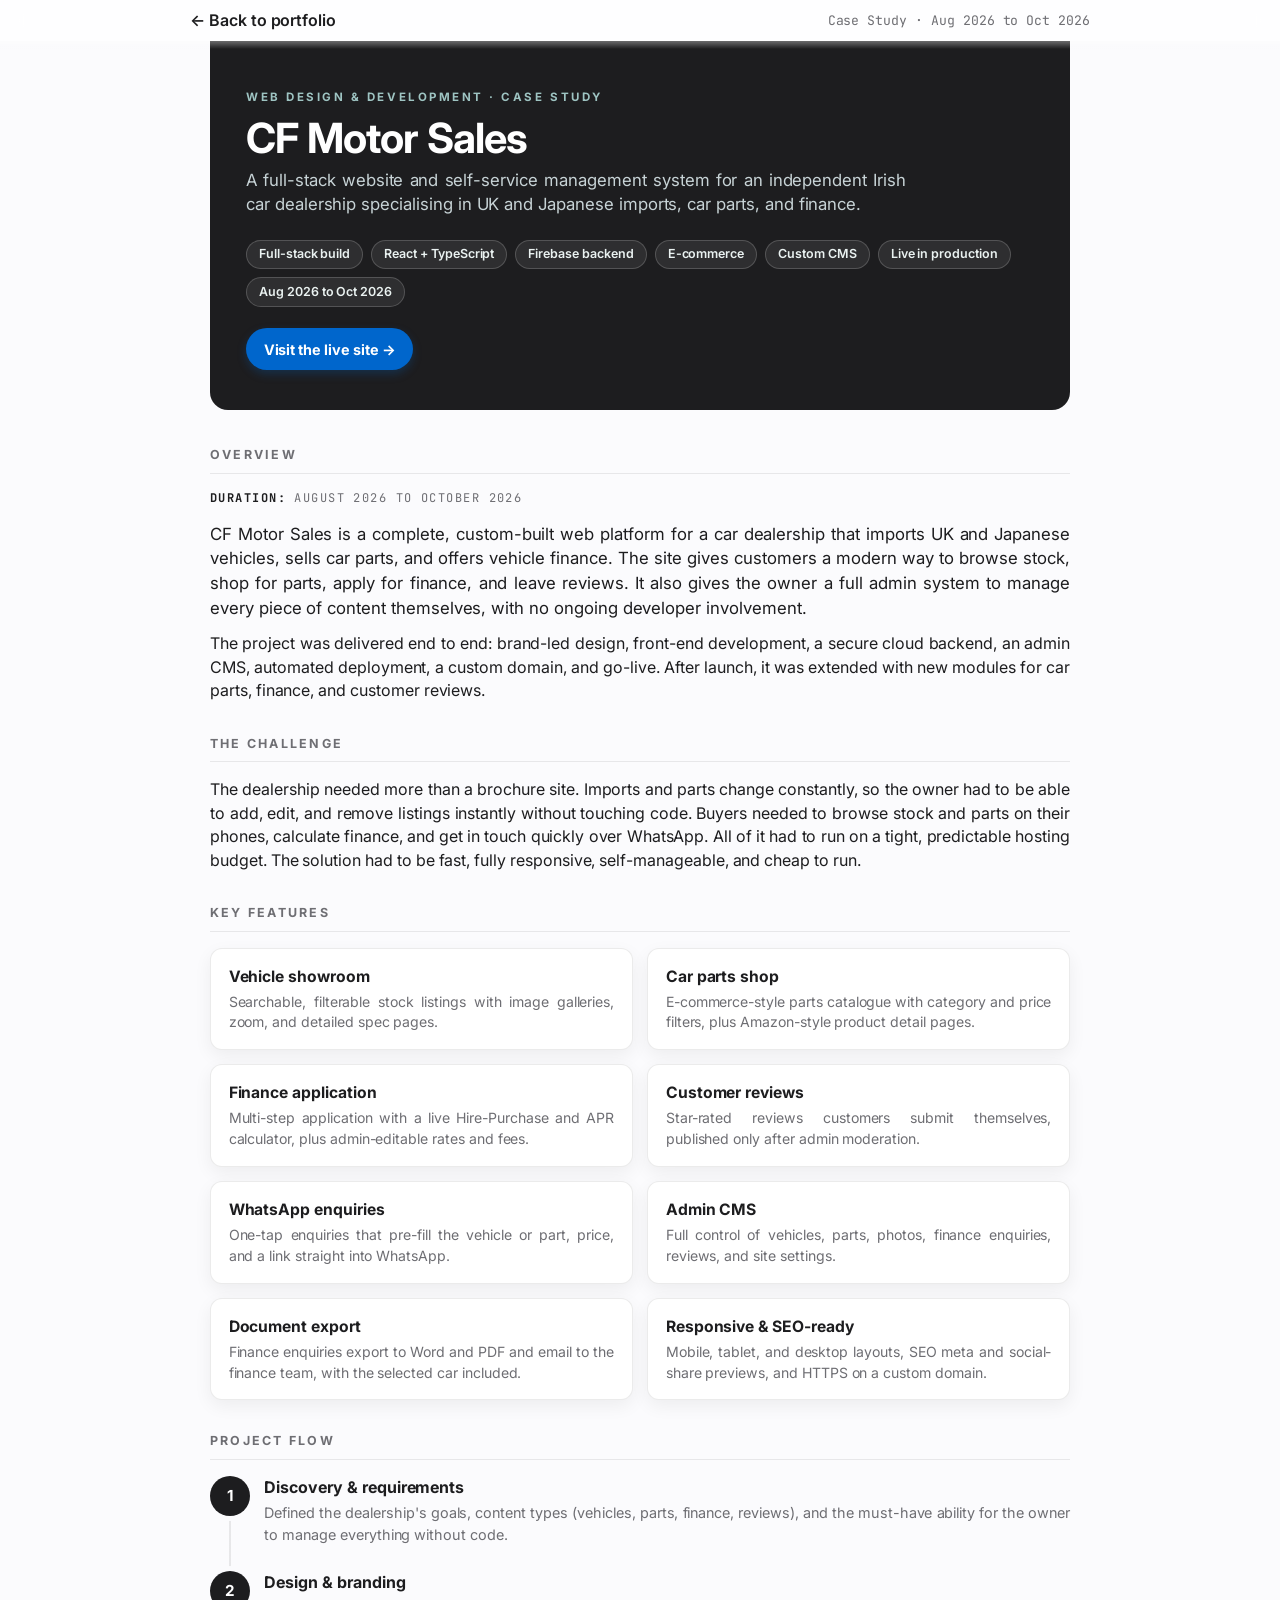
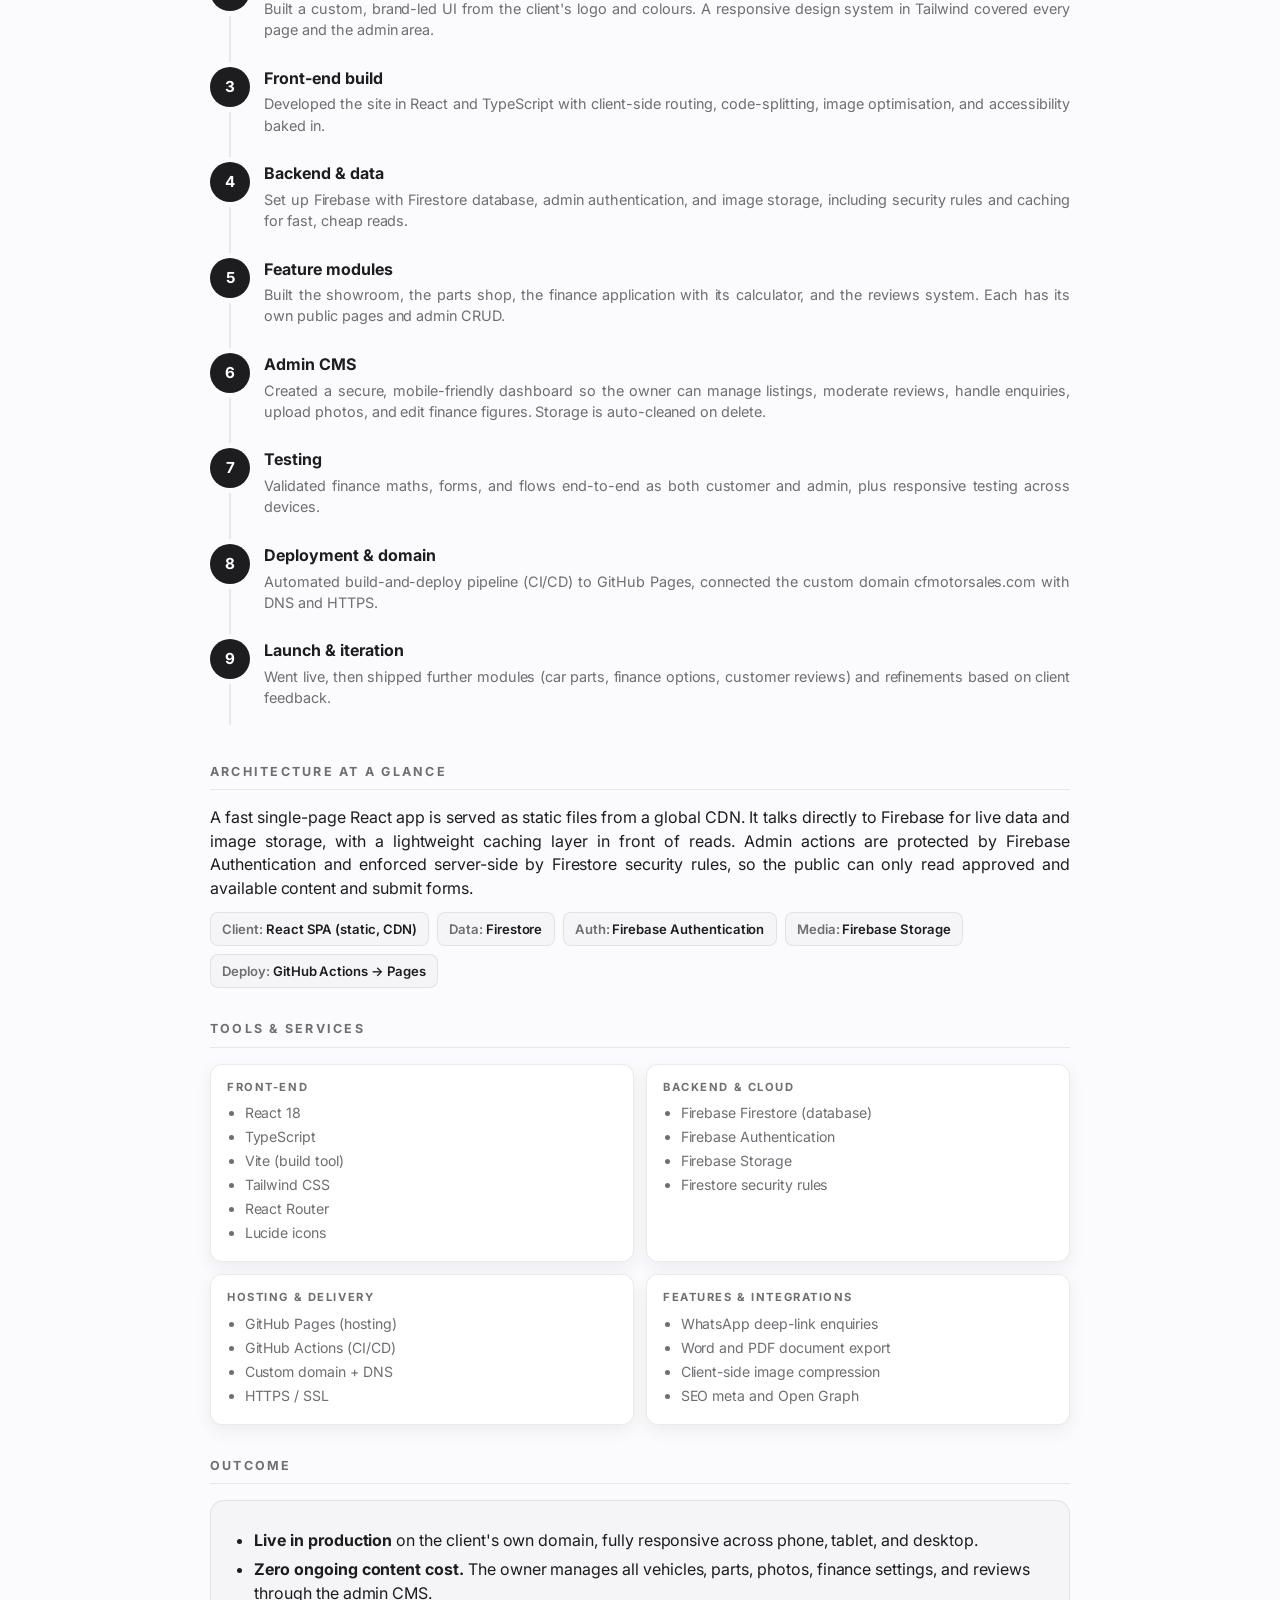
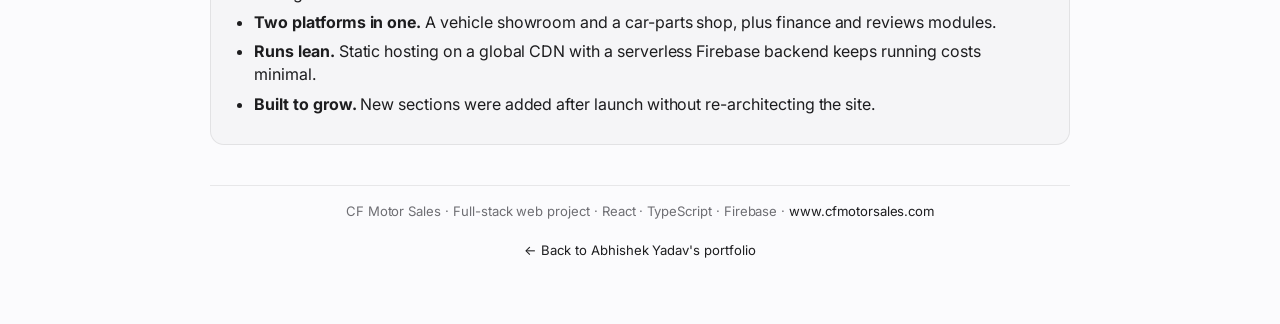
<file: projects/cf-motor-sales.html>
<!doctype html>
<html lang="en">
<head>
  <meta charset="utf-8" />
  <meta name="viewport" content="width=device-width, initial-scale=1" />
  <title>CF Motor Sales · Case Study · Abhishek Yadav</title>
  <meta name="description" content="Full-stack website and self-service management system for an independent Irish car dealership. React, TypeScript, Firebase, GitHub Actions." />
  <meta name="theme-color" content="#ffffff" />
  <link rel="preconnect" href="https://fonts.googleapis.com">
  <link rel="preconnect" href="https://fonts.gstatic.com" crossorigin>
  <link rel="icon" href="data:image/svg+xml,%3Csvg xmlns='http://www.w3.org/2000/svg' viewBox='0 0 100 100'%3E%3Crect width='100' height='100' rx='22' fill='%230b1220'/%3E%3Ctext x='50' y='70' text-anchor='middle' font-family='-apple-system,BlinkMacSystemFont,Inter,sans-serif' font-weight='800' font-size='58' fill='white'%3EA%3C/text%3E%3C/svg%3E" />
  <meta name="color-scheme" content="light only" />
  <meta property="og:type" content="article" />
  <meta property="og:title" content="CF Motor Sales · Case Study · Abhishek Yadav" />
  <meta property="og:description" content="Full-stack website and admin CMS for an Irish car dealership. React, TypeScript, Firebase." />
  <meta property="og:url" content="https://abhishekncirl.github.io/portfolio/projects/cf-motor-sales.html" />
  <meta name="twitter:card" content="summary_large_image" />
  <link href="https://fonts.googleapis.com/css2?family=Inter:wght@400;500;600;700;800&family=JetBrains+Mono:wght@400;600&display=swap" rel="stylesheet">
  <style>
    :root{
      /* Apple palette */
      --bg:#fbfbfd; --bg-soft:#f5f5f7; --card:#ffffff;
      --text:#1d1d1f; --muted:#6e6e73;
      --line:rgba(0,0,0,0.08); --line-strong:rgba(0,0,0,0.14);
      --accent:#0066cc; --accent-strong:#0077ed; --accent-soft:#f5f5f7;
      --radius:14px;
      --shadow:0 6px 18px rgba(0,0,0,.06);
      --shadow-strong:0 12px 30px rgba(0,0,0,.10);
      --maxw:900px;
      --ease-out-expo: cubic-bezier(0.19, 1, 0.22, 1);
      --active:#16a34a;
      --active-soft:#22c55e;
    }
    *{box-sizing:border-box;}
    body{
      margin:0;
      font-family:-apple-system,BlinkMacSystemFont,"SF Pro Display","SF Pro Text","Inter","Segoe UI",Roboto,Helvetica,Arial,sans-serif;
      background:var(--bg); color:var(--text); line-height:1.47;
      letter-spacing:-0.003em;
      -webkit-font-smoothing:antialiased; text-rendering:optimizeLegibility;
      -webkit-print-color-adjust:exact; print-color-adjust:exact;
    }
    a{color:var(--text); text-decoration:none;}
    a:hover{color:var(--muted);}

    .case-nav{
      position:sticky; top:0; z-index:30;
      background:rgba(255,255,255,.75);
      -webkit-backdrop-filter:saturate(180%) blur(14px);
      backdrop-filter:saturate(180%) blur(14px);
      padding:.55rem 1.25rem;
    }
    .case-nav .wrap{ padding:0; max-width:var(--maxw); margin:0 auto;
      display:flex; align-items:center; justify-content:space-between; gap:1rem; }
    .case-nav::after{
      content:""; position:absolute; left:0; right:0; top:100%;
      height:8px; pointer-events:none;
      background:linear-gradient(180deg, rgba(255,255,255,.35), rgba(255,255,255,0));
    }
    html{scroll-behavior:smooth;}
    section[id], main[id]{scroll-margin-top:80px;}
    a:focus-visible, .back:focus-visible, .live:focus-visible{
      outline:2px solid var(--text); outline-offset:3px; border-radius:10px;
    }
    .skip{
      position:absolute; left:-9999px; top:auto;
      background:var(--text); color:#fff; padding:.6rem .9rem;
      border-radius:10px; font-weight:700; z-index:100;
    }
    .skip:focus-visible{ left:1rem; top:.6rem; outline:2px solid #fff; outline-offset:2px; }
    .back:active, .live:active{ transform:scale(.97); transition:transform 90ms ease-out; }
    @media (prefers-reduced-motion: reduce){
      html{scroll-behavior:auto;}
      *, *::before, *::after{
        animation-duration:0.01ms !important;
        transition-duration:0.01ms !important;
        scroll-behavior:auto !important;
      }
    }
    @media (prefers-reduced-transparency: reduce){
      .case-nav{ background:#fff; -webkit-backdrop-filter:none; backdrop-filter:none; border-bottom:1px solid var(--line); }
      .case-nav::after{ display:none; }
    }
    /* Light theme only. No prefers-color-scheme dark override. */
    .back{
      display:inline-flex; align-items:center; gap:.4rem;
      font-weight:600; color:var(--text);
    }
    .back:hover{color:var(--muted);}
    .case-nav .meta{color:var(--muted); font-family:"JetBrains Mono",monospace; font-size:.82rem;}

    .wrap{max-width:var(--maxw); margin:0 auto; padding:0 1.25rem 4rem;}

    .hero{
      background:var(--text); color:#fff;
      border-radius:0 0 18px 18px;
      padding:3rem 2.25rem 2.5rem;
      margin-bottom:2.25rem;
    }
    .hero .kicker{
      font-size:.72rem; letter-spacing:.22em; text-transform:uppercase;
      color:#9ec4c2; font-weight:700;
    }
    .hero h1{
      margin:.6rem 0 .4rem;
      font-size:clamp(1.9rem, 4vw, 2.6rem); line-height:1.1;
      letter-spacing:-.02em;
    }
    .hero .sub{font-size:1.05rem; color:#c7d3d6; max-width:60ch;}
    .hero .meta{display:flex; flex-wrap:wrap; gap:.5rem; margin-top:1.4rem;}
    .chip{
      background:rgba(255,255,255,.08); color:#eaf2f1;
      border:1px solid rgba(255,255,255,.18);
      border-radius:999px; padding:.3rem .75rem;
      font-size:.78rem; font-weight:600;
    }
    .live{
      display:inline-flex; align-items:center; gap:.45rem;
      margin-top:1.3rem; background:var(--accent); color:#ffffff;
      font-weight:700; border-radius:999px;
      padding:.65rem 1.1rem; font-size:.9rem;
      box-shadow:0 4px 10px rgba(0,102,204,0.25);
      transition: background 180ms ease, transform 220ms var(--ease-out-expo), box-shadow 220ms var(--ease-out-expo);
    }
    .live:hover{background:var(--accent-strong); color:#ffffff; transform:translateY(-1px); box-shadow:0 10px 24px rgba(0,102,204,0.32);}
    .live:active{transform:scale(0.97); transition: transform 90ms ease-out;}

    section{margin:0 0 2rem;}
    h2{
      font-size:.78rem; letter-spacing:.18em; text-transform:uppercase;
      color:var(--muted); margin:0 0 1rem;
      padding-bottom:.5rem; border-bottom:1px solid var(--line);
    }
    p{margin:0 0 .75rem; text-align:justify; text-justify:inter-word; hyphens:auto;}
    .lead{font-size:1.05rem; color:var(--text);}
    .duration{
      margin:0 0 .9rem; font-size:.75rem; letter-spacing:.12em; text-transform:uppercase;
      color:var(--muted); font-family:"JetBrains Mono",monospace;
    }
    .duration b{color:var(--text);}

    .grid2{display:grid; grid-template-columns:1fr 1fr; gap:.9rem;}
    @media(max-width:640px){ .grid2{grid-template-columns:1fr;} .hero{padding:2.25rem 1.4rem;} }

    .feat{
      background:var(--card); border:1px solid var(--line);
      border-radius:12px; padding:1rem 1.1rem;
      box-shadow:var(--shadow);
    }
    .feat h3{margin:0 0 .25rem; font-size:.98rem; color:var(--text);}
    .feat p{margin:0; font-size:.88rem; color:var(--muted);}

    .flow{list-style:none; margin:0; padding:0; position:relative;}
    .flow::before{
      content:""; position:absolute; left:19px; top:6px; bottom:6px;
      width:2px; border-radius:2px;
      background:linear-gradient(180deg,
        var(--active-soft) 0%,
        var(--active-soft) calc(var(--progress, 0) * 100%),
        var(--line) calc(var(--progress, 0) * 100%),
        var(--line) 100%);
      transition: background 160ms linear;
    }
    .flow li{position:relative; padding:0 0 1.4rem 3.4rem;}

    /* Motion number widget */
    .flow .n{
      position:absolute; left:0; top:0; width:40px; height:40px;
      border-radius:50%;
      background:var(--text); color:#fff;
      display:flex; align-items:center; justify-content:center;
      font-weight:700; font-size:.95rem;
      box-shadow:0 0 0 5px var(--bg), 0 2px 6px rgba(11,18,32,0);
      transform:scale(0.55) rotate(-30deg);
      opacity:0;
      transition:
        transform 620ms var(--ease-out-expo),
        opacity 420ms ease,
        box-shadow 240ms ease,
        background 240ms ease;
      will-change: transform;
    }
    .flow li.in .n{
      transform:scale(1) rotate(0);
      opacity:1;
    }
    .flow .n:hover{
      transform:scale(1.12) rotate(0);
      box-shadow:0 0 0 5px var(--bg), 0 0 0 10px rgba(11,18,32,0.08), 0 8px 20px rgba(11,18,32,0.18);
    }
    /* Scroll-driven: numbers past the viewport trigger line turn green */
    .flow li.active .n{
      background:var(--active);
      color:#ffffff;
      box-shadow:
        0 0 0 5px var(--bg),
        0 0 0 10px rgba(34,197,94,0.14),
        0 8px 22px rgba(22,163,74,0.30);
    }
    .flow li.active .n:hover{
      background:#15803d;
      box-shadow:
        0 0 0 5px var(--bg),
        0 0 0 12px rgba(34,197,94,0.18),
        0 10px 26px rgba(22,163,74,0.40);
    }
    .flow li.active h3{ color:var(--active); transition: color 320ms ease; }

    /* Ping ripple when the number appears */
    .flow .n::after{
      content:""; position:absolute; inset:-5px; border-radius:50%;
      border:2px solid currentColor; opacity:0;
    }
    .flow li.in .n::after{
      animation: nPing 900ms var(--ease-out-expo) 120ms both;
    }
    .flow li.active .n::after{ border-color: var(--active-soft); }
    @keyframes nPing{
      0%   { transform:scale(0.9); opacity:0.55; }
      100% { transform:scale(1.9); opacity:0; }
    }

    .flow h3{margin:.25rem 0 .2rem; font-size:1rem; color:var(--text); transition: color 320ms ease;}
    .flow p{margin:0; font-size:.9rem; color:var(--muted);}

    @media (prefers-reduced-motion: reduce){
      .flow .n{ transform:none; opacity:1; transition: background 240ms ease, color 240ms ease; }
      .flow .n::after{ display:none; }
    }

    .stack{display:grid; grid-template-columns:1fr 1fr; gap:.75rem;}
    @media(max-width:640px){ .stack{grid-template-columns:1fr;} }
    .stackcard{
      background:var(--card); border:1px solid var(--line);
      border-radius:12px; padding:.9rem 1rem;
      box-shadow:var(--shadow);
    }
    .stackcard .lbl{
      font-size:.7rem; letter-spacing:.14em; text-transform:uppercase;
      color:var(--muted); font-weight:700;
    }
    .stackcard ul{margin:.5rem 0 0; padding-left:1.1rem;}
    .stackcard li{font-size:.88rem; margin:.2rem 0; color:#6e6e73;}

    .pills{display:flex; flex-wrap:wrap; gap:.5rem;}
    .pill{
      background:var(--bg-soft); border:1px solid var(--line);
      border-radius:8px; padding:.4rem .7rem;
      font-size:.82rem; font-weight:600; color:var(--text);
    }
    .pill b{color:var(--muted); font-weight:600;}

    .outcome{
      background:var(--bg-soft); border:1px solid var(--line);
      border-radius:14px; padding:1.4rem 1.5rem;
    }
    .outcome ul{margin:0; padding-left:1.2rem;}
    .outcome li{margin:.35rem 0; color:var(--text);}

    footer{
      margin-top:2.5rem; padding-top:1rem;
      border-top:1px solid var(--line);
      font-size:.82rem; color:var(--muted); text-align:center;
    }
    footer a{color:var(--text);}

    @media print{
      body{background:#fff;}
      .case-nav{display:none;}
      .hero{border-radius:0;}
      @page{margin:12mm;}
    }

    /* Phone pass */
    @media (max-width: 500px){
      body { padding-bottom: env(safe-area-inset-bottom); }
      .case-nav { padding:.45rem .9rem; }
      .back { font-size:.95rem; }
      .case-nav .meta { font-size:.72rem; }
      .wrap { padding: 0 .9rem 2.5rem; }
      .hero { padding: 1.75rem 1.2rem; border-radius: 0 0 14px 14px; margin-bottom:1.5rem; }
      .hero h1 { font-size: clamp(1.7rem, 7vw, 2.2rem); }
      .hero .sub { font-size: .95rem; }
      .chip { font-size: .7rem; padding: .25rem .55rem; }
      .live { padding: .55rem .9rem; font-size: .88rem; }
      section { margin: 0 0 1.5rem; }
      h2 { font-size: .72rem; }
      p, .lead { text-align: left; hyphens: manual; font-size: .95rem; }
      .feat { padding: .9rem 1rem; }
      .feat h3 { font-size: .95rem; }
      .flow li { padding: 0 0 1.2rem 2.9rem; }
      .flow .n { width: 34px; height: 34px; font-size: .85rem; }
      .flow::before { left: 16px; }
      .flow h3 { font-size: .95rem; }
      .flow p { font-size: .88rem; }
      .stackcard { padding: .8rem .9rem; }
      .pills { gap: .4rem; }
      .pill { font-size: .78rem; padding: .35rem .6rem; }
      .outcome { padding: 1.1rem 1.1rem; }
      .outcome li { font-size: .92rem; }
      footer { margin-top: 1.75rem; font-size: .78rem; }
    }
  </style>
</head>
<body>

<a class="skip" href="#top-content">Skip to content</a>

<nav class="case-nav">
  <div class="wrap">
    <a class="back" href="../index.html#projects">← Back to portfolio</a>
    <span class="meta">Case Study · Aug 2026 to Oct 2026</span>
  </div>
</nav>

<div class="wrap" id="top-content">

  <div class="hero">
    <div class="kicker">Web Design &amp; Development · Case Study</div>
    <h1>CF Motor Sales</h1>
    <p class="sub">A full-stack website and self-service management system for an independent Irish car dealership specialising in UK and Japanese imports, car parts, and finance.</p>
    <div class="meta">
      <span class="chip">Full-stack build</span>
      <span class="chip">React + TypeScript</span>
      <span class="chip">Firebase backend</span>
      <span class="chip">E-commerce</span>
      <span class="chip">Custom CMS</span>
      <span class="chip">Live in production</span>
      <span class="chip">Aug 2026 to Oct 2026</span>
    </div>
    <div><a class="live" href="https://www.cfmotorsales.com" target="_blank" rel="noopener">Visit the live site →</a></div>
  </div>

  <section>
    <h2>Overview</h2>
    <p class="duration"><b>Duration:</b> August 2026 to October 2026</p>
    <p class="lead">CF Motor Sales is a complete, custom-built web platform for a car dealership that imports UK and Japanese vehicles, sells car parts, and offers vehicle finance. The site gives customers a modern way to browse stock, shop for parts, apply for finance, and leave reviews. It also gives the owner a full admin system to manage every piece of content themselves, with no ongoing developer involvement.</p>
    <p>The project was delivered end to end: brand-led design, front-end development, a secure cloud backend, an admin CMS, automated deployment, a custom domain, and go-live. After launch, it was extended with new modules for car parts, finance, and customer reviews.</p>
  </section>

  <section>
    <h2>The challenge</h2>
    <p>The dealership needed more than a brochure site. Imports and parts change constantly, so the owner had to be able to add, edit, and remove listings instantly without touching code. Buyers needed to browse stock and parts on their phones, calculate finance, and get in touch quickly over WhatsApp. All of it had to run on a tight, predictable hosting budget. The solution had to be fast, fully responsive, self-manageable, and cheap to run.</p>
  </section>

  <section>
    <h2>Key features</h2>
    <div class="grid2">
      <div class="feat"><h3>Vehicle showroom</h3><p>Searchable, filterable stock listings with image galleries, zoom, and detailed spec pages.</p></div>
      <div class="feat"><h3>Car parts shop</h3><p>E-commerce-style parts catalogue with category and price filters, plus Amazon-style product detail pages.</p></div>
      <div class="feat"><h3>Finance application</h3><p>Multi-step application with a live Hire-Purchase and APR calculator, plus admin-editable rates and fees.</p></div>
      <div class="feat"><h3>Customer reviews</h3><p>Star-rated reviews customers submit themselves, published only after admin moderation.</p></div>
      <div class="feat"><h3>WhatsApp enquiries</h3><p>One-tap enquiries that pre-fill the vehicle or part, price, and a link straight into WhatsApp.</p></div>
      <div class="feat"><h3>Admin CMS</h3><p>Full control of vehicles, parts, photos, finance enquiries, reviews, and site settings.</p></div>
      <div class="feat"><h3>Document export</h3><p>Finance enquiries export to Word and PDF and email to the finance team, with the selected car included.</p></div>
      <div class="feat"><h3>Responsive &amp; SEO-ready</h3><p>Mobile, tablet, and desktop layouts, SEO meta and social-share previews, and HTTPS on a custom domain.</p></div>
    </div>
  </section>

  <section>
    <h2>Project flow</h2>
    <ol class="flow">
      <li><span class="n">1</span><h3>Discovery &amp; requirements</h3><p>Defined the dealership's goals, content types (vehicles, parts, finance, reviews), and the must-have ability for the owner to manage everything without code.</p></li>
      <li><span class="n">2</span><h3>Design &amp; branding</h3><p>Built a custom, brand-led UI from the client's logo and colours. A responsive design system in Tailwind covered every page and the admin area.</p></li>
      <li><span class="n">3</span><h3>Front-end build</h3><p>Developed the site in React and TypeScript with client-side routing, code-splitting, image optimisation, and accessibility baked in.</p></li>
      <li><span class="n">4</span><h3>Backend &amp; data</h3><p>Set up Firebase with Firestore database, admin authentication, and image storage, including security rules and caching for fast, cheap reads.</p></li>
      <li><span class="n">5</span><h3>Feature modules</h3><p>Built the showroom, the parts shop, the finance application with its calculator, and the reviews system. Each has its own public pages and admin CRUD.</p></li>
      <li><span class="n">6</span><h3>Admin CMS</h3><p>Created a secure, mobile-friendly dashboard so the owner can manage listings, moderate reviews, handle enquiries, upload photos, and edit finance figures. Storage is auto-cleaned on delete.</p></li>
      <li><span class="n">7</span><h3>Testing</h3><p>Validated finance maths, forms, and flows end-to-end as both customer and admin, plus responsive testing across devices.</p></li>
      <li><span class="n">8</span><h3>Deployment &amp; domain</h3><p>Automated build-and-deploy pipeline (CI/CD) to GitHub Pages, connected the custom domain cfmotorsales.com with DNS and HTTPS.</p></li>
      <li><span class="n">9</span><h3>Launch &amp; iteration</h3><p>Went live, then shipped further modules (car parts, finance options, customer reviews) and refinements based on client feedback.</p></li>
    </ol>
  </section>

  <section>
    <h2>Architecture at a glance</h2>
    <p>A fast single-page React app is served as static files from a global CDN. It talks directly to Firebase for live data and image storage, with a lightweight caching layer in front of reads. Admin actions are protected by Firebase Authentication and enforced server-side by Firestore security rules, so the public can only read approved and available content and submit forms.</p>
    <div class="pills">
      <span class="pill"><b>Client:</b> React SPA (static, CDN)</span>
      <span class="pill"><b>Data:</b> Firestore</span>
      <span class="pill"><b>Auth:</b> Firebase Authentication</span>
      <span class="pill"><b>Media:</b> Firebase Storage</span>
      <span class="pill"><b>Deploy:</b> GitHub Actions → Pages</span>
    </div>
  </section>

  <section>
    <h2>Tools &amp; services</h2>
    <div class="stack">
      <div class="stackcard">
        <div class="lbl">Front-end</div>
        <ul>
          <li>React 18</li>
          <li>TypeScript</li>
          <li>Vite (build tool)</li>
          <li>Tailwind CSS</li>
          <li>React Router</li>
          <li>Lucide icons</li>
        </ul>
      </div>
      <div class="stackcard">
        <div class="lbl">Backend &amp; cloud</div>
        <ul>
          <li>Firebase Firestore (database)</li>
          <li>Firebase Authentication</li>
          <li>Firebase Storage</li>
          <li>Firestore security rules</li>
        </ul>
      </div>
      <div class="stackcard">
        <div class="lbl">Hosting &amp; delivery</div>
        <ul>
          <li>GitHub Pages (hosting)</li>
          <li>GitHub Actions (CI/CD)</li>
          <li>Custom domain + DNS</li>
          <li>HTTPS / SSL</li>
        </ul>
      </div>
      <div class="stackcard">
        <div class="lbl">Features &amp; integrations</div>
        <ul>
          <li>WhatsApp deep-link enquiries</li>
          <li>Word and PDF document export</li>
          <li>Client-side image compression</li>
          <li>SEO meta and Open Graph</li>
        </ul>
      </div>
    </div>
  </section>

  <section>
    <h2>Outcome</h2>
    <div class="outcome">
      <ul>
        <li><b>Live in production</b> on the client's own domain, fully responsive across phone, tablet, and desktop.</li>
        <li><b>Zero ongoing content cost.</b> The owner manages all vehicles, parts, photos, finance settings, and reviews through the admin CMS.</li>
        <li><b>Two platforms in one.</b> A vehicle showroom and a car-parts shop, plus finance and reviews modules.</li>
        <li><b>Runs lean.</b> Static hosting on a global CDN with a serverless Firebase backend keeps running costs minimal.</li>
        <li><b>Built to grow.</b> New sections were added after launch without re-architecting the site.</li>
      </ul>
    </div>
  </section>

  <footer>
    CF Motor Sales · Full-stack web project · React · TypeScript · Firebase · <a href="https://www.cfmotorsales.com" target="_blank" rel="noopener">www.cfmotorsales.com</a>
    <br/><br/>
    <a href="../index.html#projects">← Back to Abhishek Yadav's portfolio</a>
  </footer>
</div>

<script>
  (function(){
    var reduce = window.matchMedia && window.matchMedia('(prefers-reduced-motion: reduce)').matches;
    var flow = document.querySelector('.flow');
    if (!flow) return;
    var items = Array.prototype.slice.call(flow.querySelectorAll('li'));

    // One-time spring reveal per item (unchanged)
    if (!reduce && 'IntersectionObserver' in window) {
      var io = new IntersectionObserver(function(entries){
        entries.forEach(function(e){
          if (e.isIntersecting) { e.target.classList.add('in'); io.unobserve(e.target); }
        });
      }, { threshold: 0.3 });
      items.forEach(function(li){ io.observe(li); });
    } else {
      items.forEach(function(li){ li.classList.add('in'); });
    }

    // Scroll-driven green progress — connector fills and numbers flip to green
    // as each one crosses the viewport trigger line.
    var rafId = null;
    function update(){
      rafId = null;
      var vh = window.innerHeight || document.documentElement.clientHeight;
      var triggerY = vh * 0.55;

      // Progress along the connector line (top of first .n to top of last .n)
      var firstN = items[0] && items[0].querySelector('.n');
      var lastN  = items[items.length - 1] && items[items.length - 1].querySelector('.n');
      if (firstN && lastN) {
        var startY = firstN.getBoundingClientRect().top + 20;   // centre of first badge
        var endY   = lastN.getBoundingClientRect().top + 20;    // centre of last badge
        var span   = Math.max(1, endY - startY);
        var p = (triggerY - startY) / span;
        if (p < 0) p = 0;
        if (p > 1) p = 1;
        flow.style.setProperty('--progress', p.toFixed(3));
      }

      // Flip each item to green when its badge centre crosses the trigger
      items.forEach(function(li){
        var n = li.querySelector('.n');
        if (!n) return;
        var r = n.getBoundingClientRect();
        var centre = r.top + r.height / 2;
        if (centre <= triggerY) li.classList.add('active');
        else li.classList.remove('active');
      });
    }
    function onScroll(){
      if (rafId == null) rafId = requestAnimationFrame(update);
    }

    if (reduce) {
      // Reduced motion: mark everything active, fill the line, no scroll loop
      items.forEach(function(li){ li.classList.add('active'); });
      flow.style.setProperty('--progress', '1');
    } else {
      window.addEventListener('scroll', onScroll, { passive: true });
      window.addEventListener('resize', onScroll);
      // first frame
      requestAnimationFrame(update);
    }
  })();
</script>

</body>
</html>
</file>
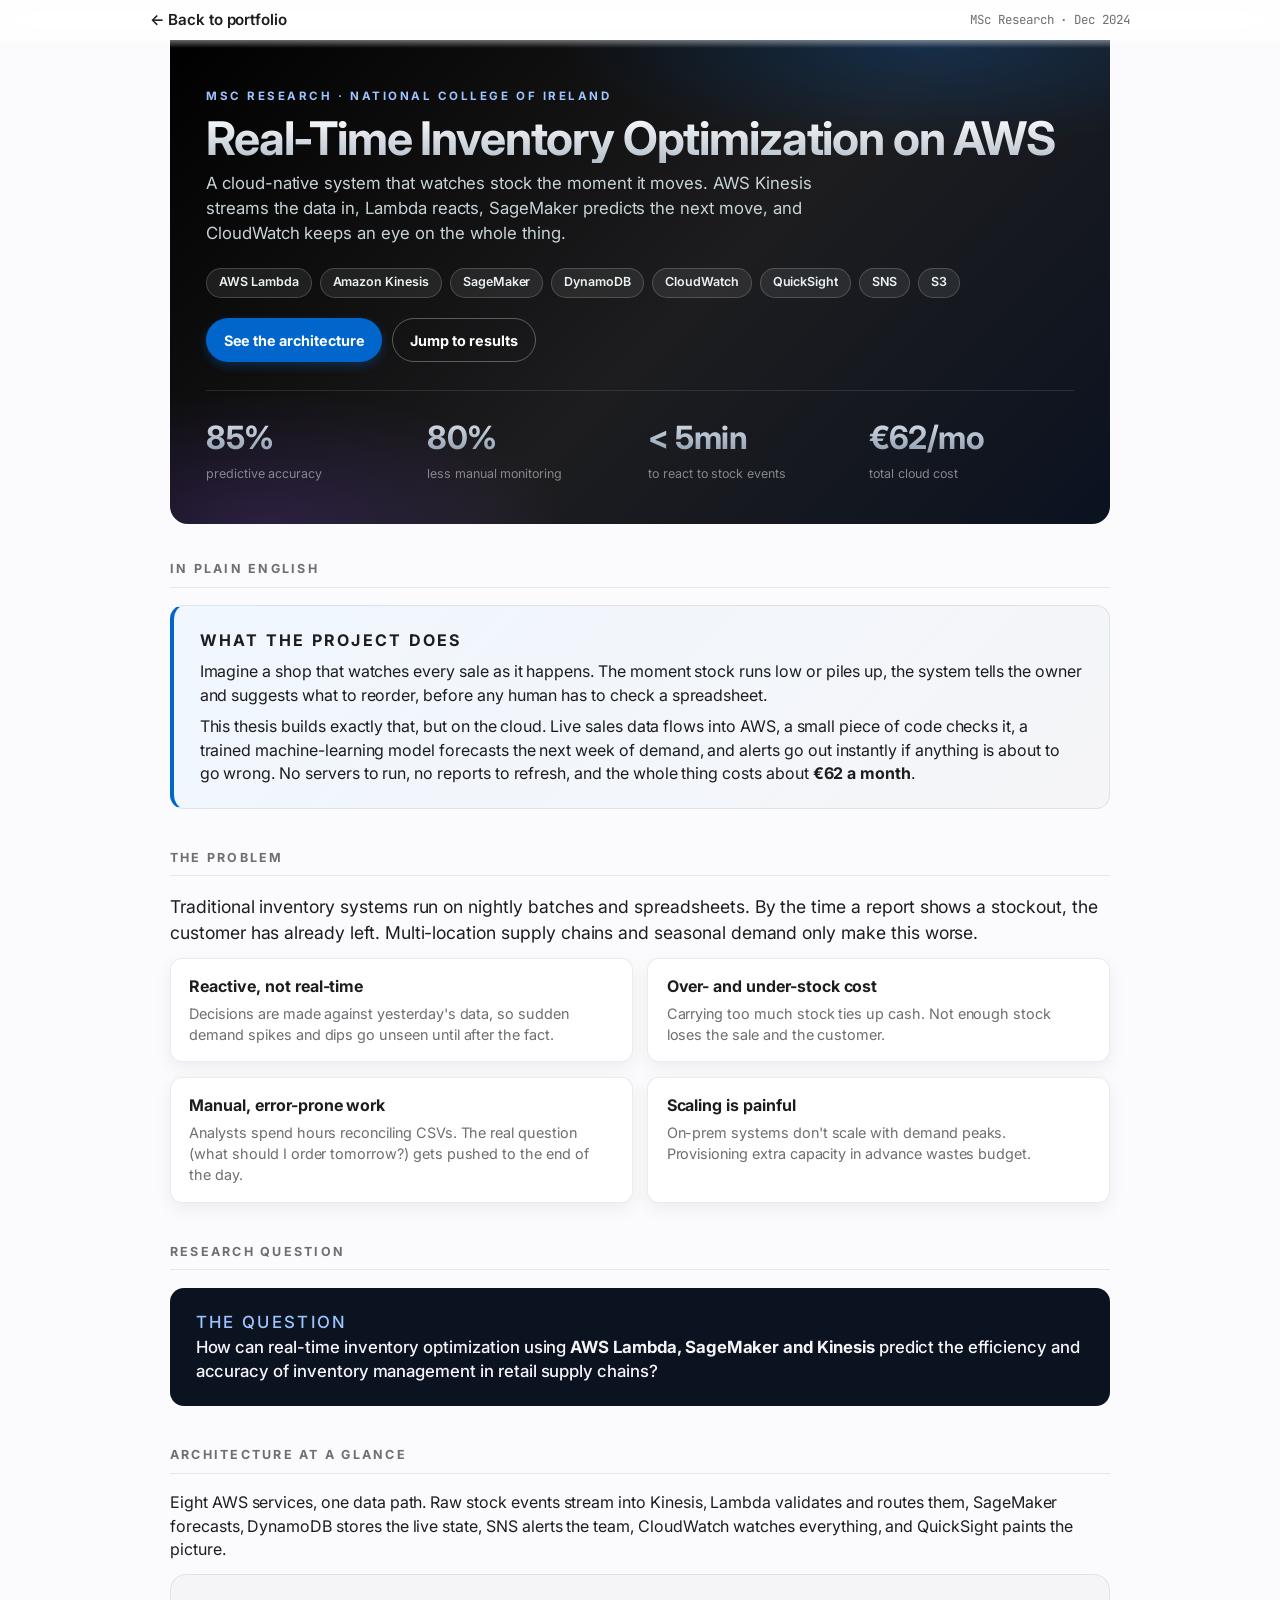
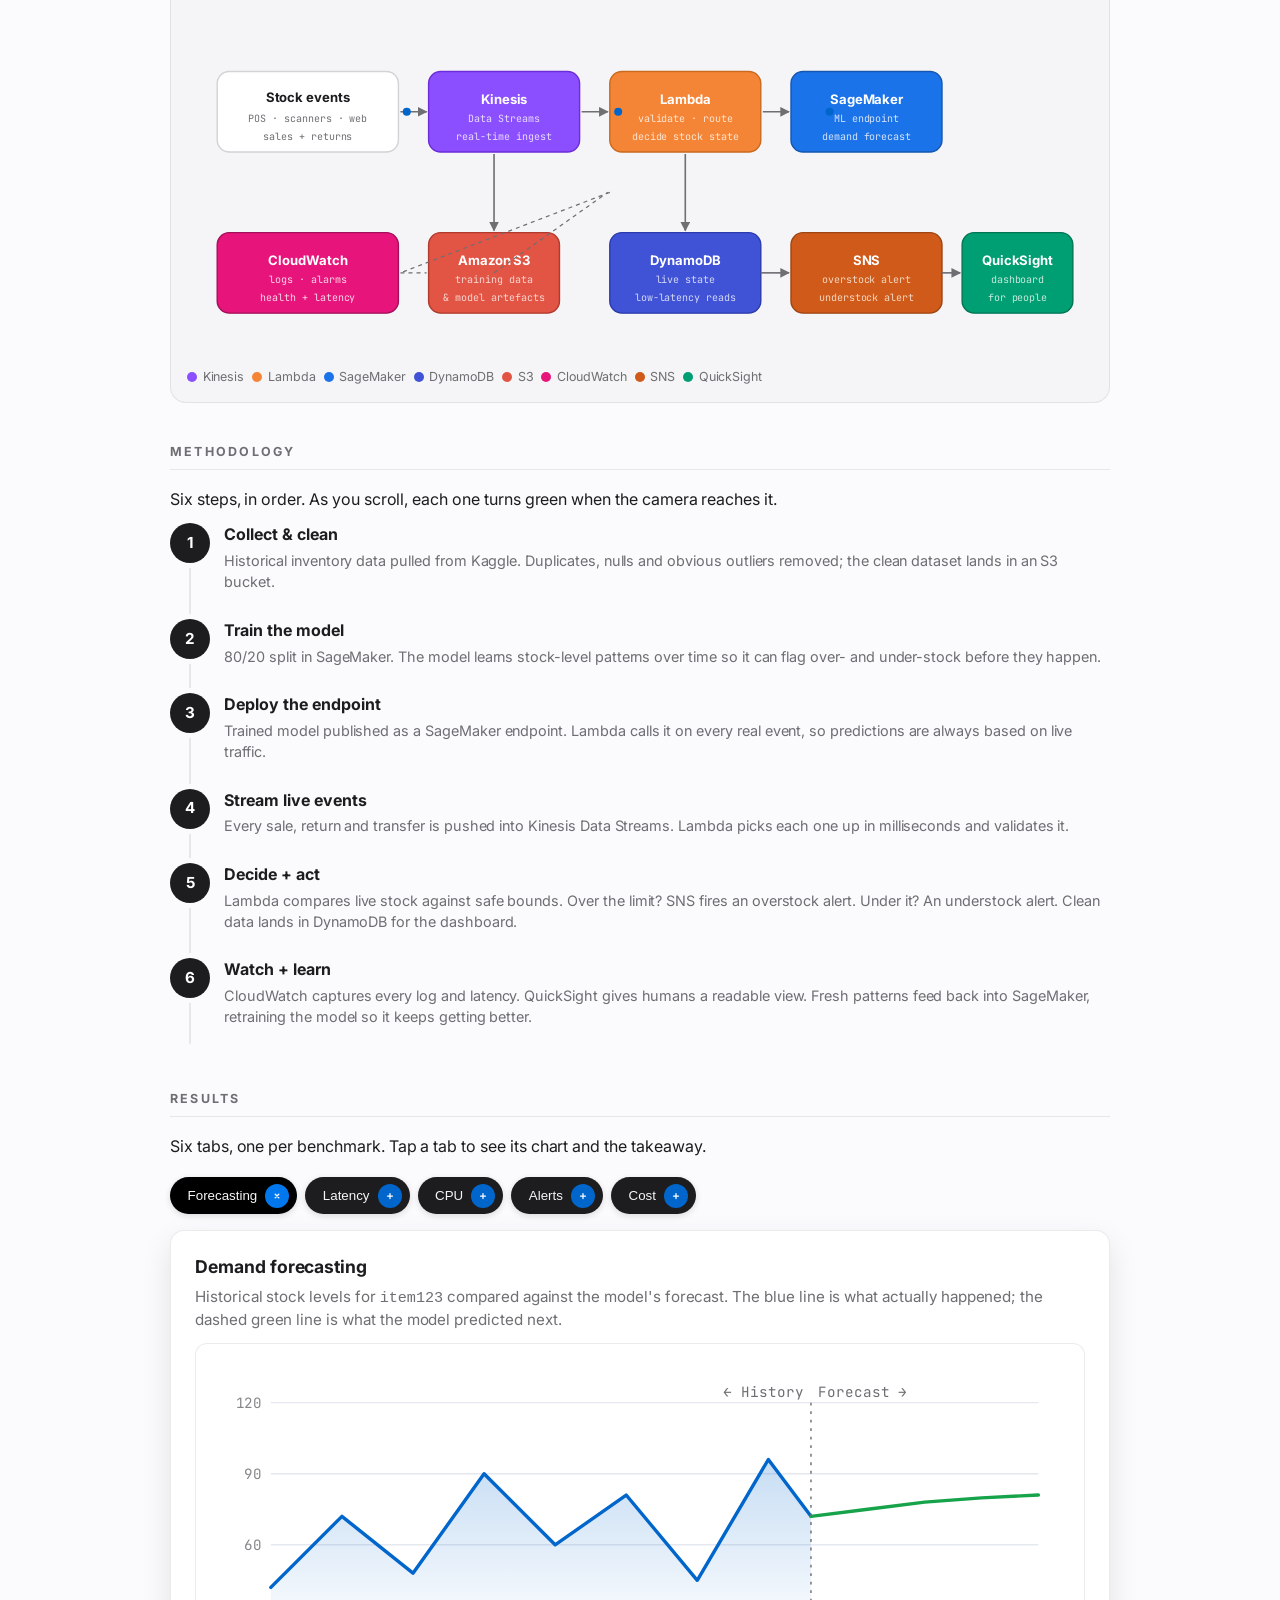
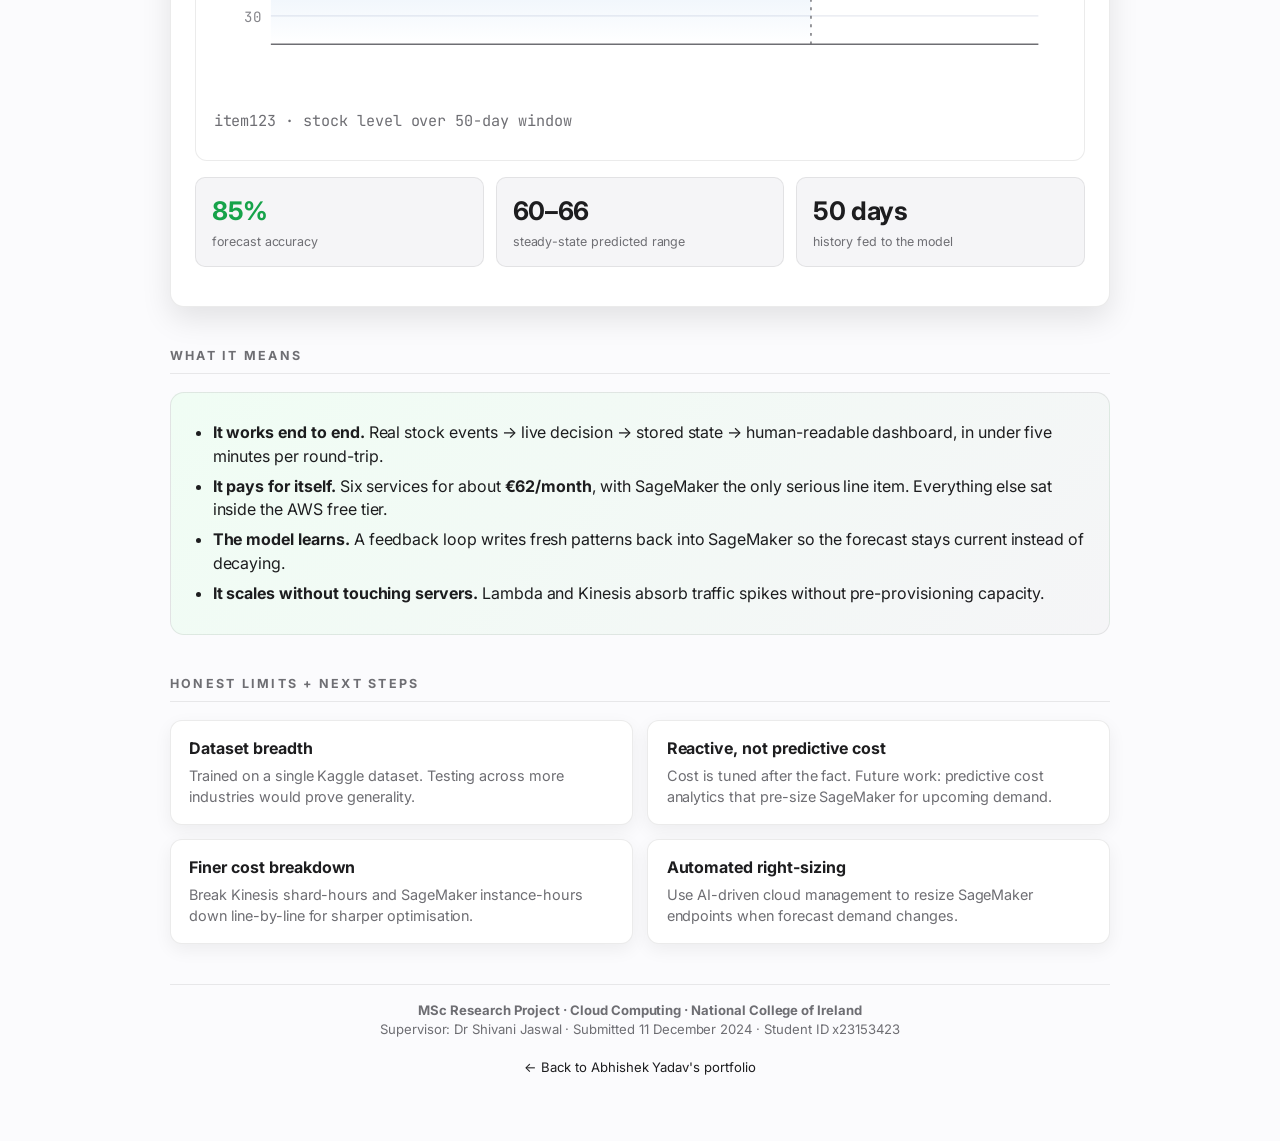
<file: projects/msc-thesis.html>
<!doctype html>
<html lang="en">
<head>
  <meta charset="utf-8" />
  <meta name="viewport" content="width=device-width, initial-scale=1" />
  <title>Real-Time Inventory Optimization · MSc Research · Abhishek Yadav</title>
  <meta name="description" content="MSc thesis (NCI, 2024): a cloud-native real-time inventory optimization system built on AWS Kinesis, Lambda, SageMaker, DynamoDB, CloudWatch and QuickSight." />
  <meta name="theme-color" content="#ffffff" />
  <meta name="color-scheme" content="light only" />

  <meta property="og:type" content="article" />
  <meta property="og:title" content="MSc Thesis · Real-Time Inventory Optimization on AWS" />
  <meta property="og:description" content="Cloud-native real-time inventory system on AWS Kinesis, Lambda, SageMaker. 85% predictive accuracy, 80% less manual monitoring." />
  <meta property="og:url" content="https://abhishekncirl.github.io/portfolio/projects/msc-thesis.html" />
  <meta name="twitter:card" content="summary_large_image" />

  <link rel="icon" href="data:image/svg+xml,%3Csvg xmlns='http://www.w3.org/2000/svg' viewBox='0 0 100 100'%3E%3Crect width='100' height='100' rx='22' fill='%231d1d1f'/%3E%3Ctext x='50' y='70' text-anchor='middle' font-family='-apple-system,BlinkMacSystemFont,Inter,sans-serif' font-weight='800' font-size='58' fill='white'%3EA%3C/text%3E%3C/svg%3E" />
  <link rel="preconnect" href="https://fonts.googleapis.com">
  <link rel="preconnect" href="https://fonts.gstatic.com" crossorigin>
  <link href="https://fonts.googleapis.com/css2?family=Inter:wght@400;500;600;700;800&family=JetBrains+Mono:wght@400;600&display=swap" rel="stylesheet">

  <style>
    :root{
      --bg:#fbfbfd; --bg-soft:#f5f5f7; --card:#ffffff;
      --text:#1d1d1f; --muted:#6e6e73; --muted-2:#86868b;
      --line:rgba(0,0,0,0.08); --line-strong:rgba(0,0,0,0.14);
      --accent:#0066cc; --accent-strong:#0077ed;
      --warn:#f59e0b; --danger:#ef4444; --ok:#22c55e; --ok-strong:#16a34a;
      --kinesis:#8c4fff; --lambda:#f58536; --sagemaker:#1a73e8;
      --dynamo:#4053d6; --s3:#e25444; --cloudwatch:#e7157b; --sns:#cf5a1a; --quicksight:#009e73;
      --radius:14px;
      --shadow:0 6px 18px rgba(0,0,0,.06);
      --shadow-strong:0 12px 30px rgba(0,0,0,.10);
      --maxw:980px;
      --ease-out-expo: cubic-bezier(0.19, 1, 0.22, 1);
    }
    *{ box-sizing:border-box; }
    html{ scroll-behavior:smooth; }
    body{
      margin:0;
      font-family:-apple-system,BlinkMacSystemFont,"SF Pro Display","SF Pro Text","Inter","Segoe UI",Roboto,Helvetica,Arial,sans-serif;
      background:var(--bg); color:var(--text);
      line-height:1.47; letter-spacing:-0.003em;
      -webkit-font-smoothing:antialiased; text-rendering:optimizeLegibility;
      padding-bottom: env(safe-area-inset-bottom);
    }
    a{ color:var(--text); text-decoration:none; }
    a:hover{ color:var(--muted); }
    a:focus-visible, .live:focus-visible{ outline:2px solid var(--text); outline-offset:3px; border-radius:10px; }

    .case-nav{
      position:sticky; top:0; z-index:30;
      background:rgba(255,255,255,.78);
      -webkit-backdrop-filter:saturate(180%) blur(14px);
      backdrop-filter:saturate(180%) blur(14px);
      padding:.55rem 1.25rem;
    }
    .case-nav .wrap{
      max-width:var(--maxw); margin:0 auto; padding:0;
      display:flex; align-items:center; justify-content:space-between; gap:1rem;
    }
    .back{ display:inline-flex; align-items:center; gap:.4rem; font-weight:600; color:var(--text); font-size:.95rem; }
    .case-nav .meta{ color:var(--muted); font-family:"JetBrains Mono",monospace; font-size:.78rem; }
    .case-nav::after{
      content:""; position:absolute; left:0; right:0; top:100%;
      height:8px; pointer-events:none;
      background:linear-gradient(180deg, rgba(255,255,255,.4), rgba(255,255,255,0));
    }
    .skip{
      position:absolute; left:-9999px; top:auto;
      background:var(--text); color:#fff; padding:.6rem .9rem;
      border-radius:10px; font-weight:700; z-index:100;
    }
    .skip:focus-visible{ left:1rem; top:.6rem; outline:2px solid #fff; outline-offset:2px; }
    section[id], main[id]{ scroll-margin-top: 16px; }

    .wrap{ max-width:var(--maxw); margin:0 auto; padding:0 1.25rem 4rem; }

    /* HERO */
    .hero{
      background: linear-gradient(135deg, #000000 0%, #1d1d1f 55%, #0b1220 100%);
      color:#f5f5f7;
      border-radius:0 0 18px 18px;
      padding:3rem 2.25rem 2.5rem;
      margin-bottom:2.25rem;
      position:relative; overflow:hidden;
    }
    .hero::after{
      content:""; position:absolute; inset:0; pointer-events:none;
      background:
        radial-gradient(600px 180px at 80% 0%, rgba(0,102,204,.25), transparent 60%),
        radial-gradient(500px 220px at 10% 100%, rgba(140,79,255,.18), transparent 60%);
    }
    .hero > *{ position:relative; z-index:1; }
    .hero .kicker{
      font-size:.72rem; letter-spacing:.22em; text-transform:uppercase;
      color:#9ec4ff; font-weight:700;
    }
    .hero h1{
      margin:.6rem 0 .5rem;
      font-size:clamp(1.9rem, 4.6vw, 2.9rem);
      line-height:1.05; letter-spacing:-0.025em;
      background: linear-gradient(180deg, #ffffff 0%, #b3beca 100%);
      -webkit-background-clip:text; background-clip:text; color:transparent;
    }
    .hero .sub{
      font-size:1.05rem; color:#c7d3d6; max-width:60ch;
      text-align:left;
    }
    .hero .meta{ display:flex; flex-wrap:wrap; gap:.5rem; margin-top:1.4rem; }
    .chip{
      background:rgba(255,255,255,.08); color:#eaf2f1;
      border:1px solid rgba(255,255,255,.18);
      border-radius:999px; padding:.3rem .75rem;
      font-size:.78rem; font-weight:600;
    }
    .hero-cta{ display:flex; gap:.6rem; flex-wrap:wrap; margin-top:1.3rem; }
    .live{
      display:inline-flex; align-items:center; gap:.45rem;
      background:var(--accent); color:#ffffff;
      font-weight:700; border-radius:999px;
      padding:.65rem 1.1rem; font-size:.9rem;
      box-shadow:0 4px 10px rgba(0,102,204,0.3);
      transition: background 180ms ease, transform 220ms var(--ease-out-expo), box-shadow 220ms var(--ease-out-expo);
    }
    .live:hover{ background:var(--accent-strong); color:#fff; transform:translateY(-1px); box-shadow:0 10px 24px rgba(0,102,204,0.4);}
    .live:active{ transform:scale(.97); transition: transform 90ms ease-out; }
    .live.ghost{ background:transparent; border:1px solid rgba(255,255,255,0.3); color:#fff; box-shadow:none; }
    .live.ghost:hover{ background:rgba(255,255,255,0.08); border-color:#fff; }

    /* Hero number strip */
    .hero-stats{
      display:grid; grid-template-columns:repeat(auto-fit, minmax(140px, 1fr));
      gap:1rem; margin-top:1.75rem;
      padding-top:1.4rem; border-top:1px solid rgba(255,255,255,0.1);
    }
    .hero-stats .stat b{
      display:block;
      font-size:clamp(1.5rem, 3.4vw, 2rem);
      font-weight:700; letter-spacing:-0.015em;
      background: linear-gradient(180deg, #e4ebf4 0%, #7f8ea1 100%);
      -webkit-background-clip:text; background-clip:text; color:transparent;
    }
    .hero-stats .stat span{ font-size:.78rem; color:#86868b; }

    /* SECTIONS */
    section{ margin:0 0 2.5rem; }
    h2{
      font-size:.78rem; letter-spacing:.18em; text-transform:uppercase;
      color:var(--muted); margin:0 0 1.1rem;
      padding-bottom:.5rem; border-bottom:1px solid var(--line);
    }
    p{ margin:0 0 .75rem; text-align:left; }
    .lead{ font-size:1.1rem; color:var(--text); }

    /* Plain-English callout */
    .plain{
      background: linear-gradient(135deg, #f0f7ff 0%, #f5f5f7 100%);
      border:1px solid var(--line);
      border-left:4px solid var(--accent);
      border-radius:14px;
      padding:1.4rem 1.6rem;
      margin: 1rem 0 1.75rem;
    }
    .plain-label{
      font-size:.72rem; letter-spacing:.14em; text-transform:uppercase;
      color:var(--accent); font-weight:700; margin:0 0 .5rem;
    }
    .plain p{ margin:0; font-size:1rem; color:var(--text); }
    .plain p + p{ margin-top:.5rem; }

    /* Feature grid (Problem/Why) */
    .grid2{ display:grid; grid-template-columns:1fr 1fr; gap:.9rem; }
    @media(max-width:640px){ .grid2{grid-template-columns:1fr;} }
    .card{
      background:var(--card); border:1px solid var(--line);
      border-radius:12px; padding:1rem 1.15rem;
      box-shadow:var(--shadow);
    }
    .card h3{ margin:0 0 .3rem; font-size:1rem; color:var(--text); }
    .card p{ margin:0; font-size:.9rem; color:var(--muted); }

    /* Research question callout */
    .rq{
      background:#0b1220; color:#f5f5f7;
      border-radius:14px; padding:1.4rem 1.6rem;
      margin: 1rem 0 1.75rem;
    }
    .rq-label{ font-size:.72rem; letter-spacing:.14em; text-transform:uppercase; color:#9ec4ff; font-weight:700; margin:0 0 .5rem; }
    .rq p{ margin:0; font-size:1.05rem; font-weight:500; }

    /* Architecture diagram */
    .diagram-wrap{
      position:relative;
      background:var(--bg-soft);
      border:1px solid var(--line);
      border-radius:16px;
      padding:1rem;
      overflow:hidden;
    }
    .diagram-wrap svg{ display:block; width:100%; height:auto; }
    .diag-legend{
      display:flex; flex-wrap:wrap; gap:.5rem;
      margin-top:.9rem; font-size:.78rem; color:var(--muted);
    }
    .diag-legend span{
      display:inline-flex; align-items:center; gap:.35rem;
    }
    .diag-legend i{
      display:inline-block; width:10px; height:10px; border-radius:50%;
    }

    /* Stage pills (results tabs) */
    .tabs{ margin-top:1.2rem; }
    .tab-pills{
      display:flex; flex-wrap:wrap; gap:.5rem; margin-bottom:1rem;
      list-style:none; padding:0;
    }
    .tab-btn{
      display:inline-flex; align-items:center; gap:.5rem;
      background:var(--text); color:#f5f5f7;
      border:none; padding:.4rem .5rem .4rem 1.1rem;
      border-radius:999px;
      font: 600 .9rem/1 inherit;
      cursor:pointer;
      box-shadow:0 2px 6px rgba(29,29,31,0.14);
      transition: transform 220ms var(--ease-out-expo), background 180ms ease, box-shadow 220ms var(--ease-out-expo);
    }
    .tab-btn:hover{ transform:translateY(-1px); background:#000; }
    .tab-btn:active{ transform:scale(.97); transition: transform 90ms ease-out; }
    .tab-btn[aria-selected="true"]{ background:#000; }
    .tab-plus{
      width:24px; height:24px; display:inline-grid; place-items:center;
      border-radius:50%; background:var(--accent); color:#fff;
      transition: transform 280ms var(--ease-out-expo);
    }
    .tab-plus svg{ width:12px; height:12px; }
    .tab-btn[aria-selected="true"] .tab-plus{ transform:rotate(45deg); background:var(--accent-strong); }

    .tab-panel{
      background:var(--card); border:1px solid var(--line);
      border-radius:14px; padding:1.4rem 1.5rem;
      box-shadow:var(--shadow-strong);
      display:none;
    }
    .tab-panel.show{ display:block; animation: fadeUp .4s var(--ease-out-expo); }
    @keyframes fadeUp{
      from{ opacity:0; transform:translateY(8px); }
      to{ opacity:1; transform:translateY(0); }
    }
    .tab-panel h3{ margin:0 0 .4rem; font-size:1.1rem; }
    .tab-panel p{ color:var(--muted); font-size:.95rem; }

    /* Metric row */
    .metric-row{
      display:grid; grid-template-columns:repeat(auto-fit, minmax(140px, 1fr));
      gap:.75rem; margin:1rem 0;
    }
    .metric{
      background:var(--bg-soft); border:1px solid var(--line);
      border-radius:10px; padding:.85rem 1rem;
    }
    .metric b{
      display:block;
      font-size:1.6rem; font-weight:700;
      color:var(--text); letter-spacing:-0.015em;
    }
    .metric span{ font-size:.78rem; color:var(--muted); }
    .metric.good b{ color:var(--ok-strong); }
    .metric.warn b{ color:var(--warn); }

    /* Chart canvas */
    .chart{
      background:#fff; border:1px solid var(--line);
      border-radius:12px; padding:1rem 1.1rem;
      margin-top:.75rem;
    }
    .chart svg{ width:100%; height:auto; display:block; }
    .chart-caption{
      font-size:.78rem; color:var(--muted); margin-top:.5rem;
      font-family:"JetBrains Mono", monospace;
    }

    /* Donut */
    .donut-wrap{
      display:grid; grid-template-columns: 1fr 1.1fr; gap:1.2rem; align-items:center;
    }
    @media(max-width:640px){ .donut-wrap{ grid-template-columns:1fr; } }
    .donut-svg{ width:100%; max-width:240px; margin:0 auto; display:block; }
    .cost-list{
      list-style:none; padding:0; margin:0;
      display:flex; flex-direction:column; gap:.4rem;
    }
    .cost-list li{
      display:grid; grid-template-columns: 14px 1fr auto auto;
      gap:.6rem; align-items:center;
      padding:.35rem 0;
      border-bottom:1px dashed var(--line);
      font-size:.9rem;
    }
    .cost-list li:last-child{ border-bottom:none; font-weight:700; }
    .cost-swatch{ width:12px; height:12px; border-radius:3px; }
    .cost-pct{ color:var(--muted); font-size:.82rem; }
    .cost-amt{ font-family:"JetBrains Mono", monospace; font-weight:600; }

    /* Methodology timeline (green progress) */
    .flow{ list-style:none; margin:0; padding:0; position:relative; }
    .flow::before{
      content:""; position:absolute; left:19px; top:6px; bottom:6px;
      width:2px; border-radius:2px;
      background:linear-gradient(180deg,
        var(--ok-strong) 0%,
        var(--ok-strong) calc(var(--progress, 0) * 100%),
        var(--line) calc(var(--progress, 0) * 100%),
        var(--line) 100%);
      transition: background 160ms linear;
    }
    .flow li{ position:relative; padding:0 0 1.4rem 3.4rem; }
    .flow .n{
      position:absolute; left:0; top:0; width:40px; height:40px;
      border-radius:50%; background:var(--text); color:#fff;
      display:flex; align-items:center; justify-content:center;
      font-weight:700; font-size:.95rem;
      box-shadow:0 0 0 5px var(--bg);
      transition: background 320ms ease, color 220ms ease, box-shadow 320ms ease, transform 500ms var(--ease-out-expo);
      transform:scale(0.65);
      opacity:0;
    }
    .flow li.in .n{ transform:scale(1); opacity:1; }
    .flow li.active .n{
      background:var(--ok-strong); color:#fff;
      box-shadow:0 0 0 5px var(--bg), 0 0 0 10px rgba(34,197,94,.12), 0 6px 18px rgba(22,163,74,.25);
    }
    .flow li.active h3{ color:var(--ok-strong); transition: color 320ms ease; }
    .flow h3{ margin:.25rem 0 .2rem; font-size:1rem; color:var(--text); transition: color 320ms ease; }
    .flow p{ margin:0; font-size:.9rem; color:var(--muted); }

    .outcome{
      background: linear-gradient(135deg, #f0fdf4 0%, #f5f5f7 100%);
      border:1px solid var(--line);
      border-radius:14px; padding:1.4rem 1.5rem;
    }
    .outcome ul{ margin:0; padding-left:1.1rem; }
    .outcome li{ margin:.4rem 0; }
    .outcome b{ color:var(--text); }

    footer{
      margin-top:2.5rem; padding-top:1rem;
      border-top:1px solid var(--line);
      font-size:.82rem; color:var(--muted); text-align:center;
    }
    footer a{ color:var(--text); }

    @media (prefers-reduced-motion: reduce){
      html{ scroll-behavior:auto; }
      *, *::before, *::after{
        animation-duration:0.01ms !important;
        transition-duration:0.01ms !important;
      }
      .flow li .n{ transform:none; opacity:1; }
      [data-draw]{ stroke-dashoffset:0 !important; }
      .donut-seg{ stroke-dashoffset:0 !important; }
    }

    @media (max-width:500px){
      .hero{ padding:1.75rem 1.2rem; margin-bottom:1.5rem; border-radius:0 0 14px 14px; }
      .hero h1{ font-size:clamp(1.6rem, 7vw, 2rem); }
      .hero .sub{ font-size:.95rem; }
      .chip{ font-size:.7rem; padding:.22rem .55rem; }
      .live{ padding:.55rem .95rem; font-size:.86rem; }
      .wrap{ padding:0 .9rem 3rem; }
      section{ margin-bottom:1.75rem; }
      .plain{ padding:1.1rem 1.2rem; }
      .plain p{ font-size:.95rem; }
      .rq{ padding:1.1rem 1.2rem; }
      .rq p{ font-size:.98rem; }
      .card{ padding:.9rem 1rem; }
      .card h3{ font-size:.95rem; }
      .card p{ font-size:.85rem; }
      .tab-btn{ font-size:.82rem; padding:.35rem .45rem .35rem .9rem; }
      .tab-plus{ width:22px; height:22px; }
      .tab-panel{ padding:1.1rem 1.1rem; }
      .metric b{ font-size:1.3rem; }
      .flow li{ padding: 0 0 1.2rem 2.9rem; }
      .flow .n{ width:34px; height:34px; font-size:.85rem; }
      .flow::before{ left:16px; }
    }
  </style>
</head>
<body>

<a class="skip" href="#top-content">Skip to content</a>

<nav class="case-nav">
  <div class="wrap">
    <a class="back" href="../index.html#projects">← Back to portfolio</a>
    <span class="meta">MSc Research · Dec 2024</span>
  </div>
</nav>

<div class="wrap" id="top-content">

  <div class="hero">
    <div class="kicker">MSc Research · National College of Ireland</div>
    <h1>Real-Time Inventory Optimization on AWS</h1>
    <p class="sub">A cloud-native system that watches stock the moment it moves. AWS Kinesis streams the data in, Lambda reacts, SageMaker predicts the next move, and CloudWatch keeps an eye on the whole thing.</p>
    <div class="meta">
      <span class="chip">AWS Lambda</span>
      <span class="chip">Amazon Kinesis</span>
      <span class="chip">SageMaker</span>
      <span class="chip">DynamoDB</span>
      <span class="chip">CloudWatch</span>
      <span class="chip">QuickSight</span>
      <span class="chip">SNS</span>
      <span class="chip">S3</span>
    </div>
    <div class="hero-cta">
      <a class="live" href="#architecture">See the architecture</a>
      <a class="live ghost" href="#results">Jump to results</a>
    </div>
    <div class="hero-stats">
      <div class="stat"><b>85%</b><span>predictive accuracy</span></div>
      <div class="stat"><b>80%</b><span>less manual monitoring</span></div>
      <div class="stat"><b>&lt; 5min</b><span>to react to stock events</span></div>
      <div class="stat"><b>€62/mo</b><span>total cloud cost</span></div>
    </div>
  </div>

  <section id="plain">
    <h2>In plain English</h2>
    <div class="plain">
      <p class="plain-label">What the project does</p>
      <p>Imagine a shop that watches every sale as it happens. The moment stock runs low or piles up, the system tells the owner and suggests what to reorder, before any human has to check a spreadsheet.</p>
      <p>This thesis builds exactly that, but on the cloud. Live sales data flows into AWS, a small piece of code checks it, a trained machine-learning model forecasts the next week of demand, and alerts go out instantly if anything is about to go wrong. No servers to run, no reports to refresh, and the whole thing costs about <b>€62 a month</b>.</p>
    </div>
  </section>

  <section>
    <h2>The problem</h2>
    <p class="lead">Traditional inventory systems run on nightly batches and spreadsheets. By the time a report shows a stockout, the customer has already left. Multi-location supply chains and seasonal demand only make this worse.</p>
    <div class="grid2">
      <div class="card">
        <h3>Reactive, not real-time</h3>
        <p>Decisions are made against yesterday's data, so sudden demand spikes and dips go unseen until after the fact.</p>
      </div>
      <div class="card">
        <h3>Over- and under-stock cost</h3>
        <p>Carrying too much stock ties up cash. Not enough stock loses the sale and the customer.</p>
      </div>
      <div class="card">
        <h3>Manual, error-prone work</h3>
        <p>Analysts spend hours reconciling CSVs. The real question (what should I order tomorrow?) gets pushed to the end of the day.</p>
      </div>
      <div class="card">
        <h3>Scaling is painful</h3>
        <p>On-prem systems don't scale with demand peaks. Provisioning extra capacity in advance wastes budget.</p>
      </div>
    </div>
  </section>

  <section id="question">
    <h2>Research question</h2>
    <div class="rq">
      <p class="rq-label">The question</p>
      <p>How can real-time inventory optimization using <b>AWS Lambda, SageMaker and Kinesis</b> predict the efficiency and accuracy of inventory management in retail supply chains?</p>
    </div>
  </section>

  <section id="architecture">
    <h2>Architecture at a glance</h2>
    <p>Eight AWS services, one data path. Raw stock events stream into Kinesis, Lambda validates and routes them, SageMaker forecasts, DynamoDB stores the live state, SNS alerts the team, CloudWatch watches everything, and QuickSight paints the picture.</p>

    <div class="diagram-wrap">
      <svg viewBox="0 0 900 360" xmlns="http://www.w3.org/2000/svg" aria-label="AWS inventory optimization architecture diagram">
        <defs>
          <marker id="arr" viewBox="0 0 10 10" refX="9" refY="5" markerWidth="6" markerHeight="6" orient="auto-start-reverse">
            <path d="M0,0 L10,5 L0,10 z" fill="#6e6e73"/>
          </marker>
          <path id="flow-path-1" d="M 120 120 L 240 120" fill="none"/>
          <path id="flow-path-2" d="M 360 120 L 480 120" fill="none"/>
          <path id="flow-path-3" d="M 600 120 L 720 120" fill="none"/>
          <path id="flow-path-4" d="M 540 180 L 540 240" fill="none"/>
          <path id="flow-path-5" d="M 300 180 L 300 240" fill="none"/>
        </defs>

        <!-- Row 1: Sources → Kinesis → Lambda → SageMaker → DynamoDB -->
        <!-- Data sources -->
        <g>
          <rect x="30" y="80" width="180" height="80" rx="12" fill="#ffffff" stroke="#d2d2d7" stroke-width="1.4"/>
          <text x="120" y="110" text-anchor="middle" font-family="Inter, sans-serif" font-size="13" font-weight="700" fill="#1d1d1f">Stock events</text>
          <text x="120" y="130" text-anchor="middle" font-family="JetBrains Mono, monospace" font-size="10" fill="#6e6e73">POS · scanners · web</text>
          <text x="120" y="148" text-anchor="middle" font-family="JetBrains Mono, monospace" font-size="10" fill="#6e6e73">sales + returns</text>
        </g>

        <!-- Kinesis -->
        <g>
          <rect x="240" y="80" width="150" height="80" rx="12" fill="#8c4fff" stroke="#6d2cd9" stroke-width="1.4"/>
          <text x="315" y="112" text-anchor="middle" font-family="Inter, sans-serif" font-size="13" font-weight="700" fill="#fff">Kinesis</text>
          <text x="315" y="130" text-anchor="middle" font-family="JetBrains Mono, monospace" font-size="10" fill="#e8dcff">Data Streams</text>
          <text x="315" y="148" text-anchor="middle" font-family="JetBrains Mono, monospace" font-size="10" fill="#e8dcff">real-time ingest</text>
        </g>

        <!-- Lambda -->
        <g>
          <rect x="420" y="80" width="150" height="80" rx="12" fill="#f58536" stroke="#c96a1e" stroke-width="1.4"/>
          <text x="495" y="112" text-anchor="middle" font-family="Inter, sans-serif" font-size="13" font-weight="700" fill="#fff">Lambda</text>
          <text x="495" y="130" text-anchor="middle" font-family="JetBrains Mono, monospace" font-size="10" fill="#fde5d0">validate · route</text>
          <text x="495" y="148" text-anchor="middle" font-family="JetBrains Mono, monospace" font-size="10" fill="#fde5d0">decide stock state</text>
        </g>

        <!-- SageMaker -->
        <g>
          <rect x="600" y="80" width="150" height="80" rx="12" fill="#1a73e8" stroke="#1557b0" stroke-width="1.4"/>
          <text x="675" y="112" text-anchor="middle" font-family="Inter, sans-serif" font-size="13" font-weight="700" fill="#fff">SageMaker</text>
          <text x="675" y="130" text-anchor="middle" font-family="JetBrains Mono, monospace" font-size="10" fill="#d6e4fb">ML endpoint</text>
          <text x="675" y="148" text-anchor="middle" font-family="JetBrains Mono, monospace" font-size="10" fill="#d6e4fb">demand forecast</text>
        </g>

        <!-- Arrows top row -->
        <line x1="212" y1="120" x2="238" y2="120" stroke="#6e6e73" stroke-width="1.6" marker-end="url(#arr)"/>
        <line x1="392" y1="120" x2="418" y2="120" stroke="#6e6e73" stroke-width="1.6" marker-end="url(#arr)"/>
        <line x1="572" y1="120" x2="598" y2="120" stroke="#6e6e73" stroke-width="1.6" marker-end="url(#arr)"/>

        <!-- Flow dots animating along -->
        <circle class="flow-dot" r="4" fill="#0066cc">
          <animateMotion dur="2.4s" repeatCount="indefinite" rotate="auto">
            <mpath href="#flow-path-1"/>
          </animateMotion>
        </circle>
        <circle class="flow-dot" r="4" fill="#0066cc">
          <animateMotion dur="2.4s" begin="0.6s" repeatCount="indefinite" rotate="auto">
            <mpath href="#flow-path-2"/>
          </animateMotion>
        </circle>
        <circle class="flow-dot" r="4" fill="#0066cc">
          <animateMotion dur="2.4s" begin="1.2s" repeatCount="indefinite" rotate="auto">
            <mpath href="#flow-path-3"/>
          </animateMotion>
        </circle>

        <!-- Row 2: DynamoDB and S3 (storage) -->
        <g>
          <rect x="420" y="240" width="150" height="80" rx="12" fill="#4053d6" stroke="#2b3bad" stroke-width="1.4"/>
          <text x="495" y="272" text-anchor="middle" font-family="Inter, sans-serif" font-size="13" font-weight="700" fill="#fff">DynamoDB</text>
          <text x="495" y="290" text-anchor="middle" font-family="JetBrains Mono, monospace" font-size="10" fill="#d4d9f6">live state</text>
          <text x="495" y="308" text-anchor="middle" font-family="JetBrains Mono, monospace" font-size="10" fill="#d4d9f6">low-latency reads</text>
        </g>
        <g>
          <rect x="240" y="240" width="130" height="80" rx="12" fill="#e25444" stroke="#b03a2d" stroke-width="1.4"/>
          <text x="305" y="272" text-anchor="middle" font-family="Inter, sans-serif" font-size="13" font-weight="700" fill="#fff">Amazon S3</text>
          <text x="305" y="290" text-anchor="middle" font-family="JetBrains Mono, monospace" font-size="10" fill="#f8d7d2">training data</text>
          <text x="305" y="308" text-anchor="middle" font-family="JetBrains Mono, monospace" font-size="10" fill="#f8d7d2">& model artefacts</text>
        </g>
        <line x1="495" y1="162" x2="495" y2="238" stroke="#6e6e73" stroke-width="1.6" marker-end="url(#arr)"/>
        <line x1="305" y1="162" x2="305" y2="238" stroke="#6e6e73" stroke-width="1.6" marker-end="url(#arr)"/>
        <line x1="305" y1="280" x2="418" y2="200" stroke="#6e6e73" stroke-width="1.2" stroke-dasharray="4 4"/>

        <!-- Row 3: Monitoring + Alerts + Dashboards -->
        <g>
          <rect x="30" y="240" width="180" height="80" rx="12" fill="#e7157b" stroke="#a40f5a" stroke-width="1.4"/>
          <text x="120" y="272" text-anchor="middle" font-family="Inter, sans-serif" font-size="13" font-weight="700" fill="#fff">CloudWatch</text>
          <text x="120" y="290" text-anchor="middle" font-family="JetBrains Mono, monospace" font-size="10" fill="#fcd6e7">logs · alarms</text>
          <text x="120" y="308" text-anchor="middle" font-family="JetBrains Mono, monospace" font-size="10" fill="#fcd6e7">health + latency</text>
        </g>
        <g>
          <rect x="600" y="240" width="150" height="80" rx="12" fill="#cf5a1a" stroke="#9f4512" stroke-width="1.4"/>
          <text x="675" y="272" text-anchor="middle" font-family="Inter, sans-serif" font-size="13" font-weight="700" fill="#fff">SNS</text>
          <text x="675" y="290" text-anchor="middle" font-family="JetBrains Mono, monospace" font-size="10" fill="#f5d8c2">overstock alert</text>
          <text x="675" y="308" text-anchor="middle" font-family="JetBrains Mono, monospace" font-size="10" fill="#f5d8c2">understock alert</text>
        </g>
        <g>
          <rect x="770" y="240" width="110" height="80" rx="12" fill="#009e73" stroke="#007655" stroke-width="1.4"/>
          <text x="825" y="272" text-anchor="middle" font-family="Inter, sans-serif" font-size="13" font-weight="700" fill="#fff">QuickSight</text>
          <text x="825" y="290" text-anchor="middle" font-family="JetBrains Mono, monospace" font-size="10" fill="#c7e9db">dashboard</text>
          <text x="825" y="308" text-anchor="middle" font-family="JetBrains Mono, monospace" font-size="10" fill="#c7e9db">for people</text>
        </g>
        <line x1="570" y1="280" x2="598" y2="280" stroke="#6e6e73" stroke-width="1.6" marker-end="url(#arr)"/>
        <line x1="750" y1="280" x2="768" y2="280" stroke="#6e6e73" stroke-width="1.6" marker-end="url(#arr)"/>
        <line x1="212" y1="280" x2="238" y2="280" stroke="#6e6e73" stroke-width="1.2" stroke-dasharray="4 4"/>
        <line x1="420" y1="200" x2="212" y2="280" stroke="#6e6e73" stroke-width="1.2" stroke-dasharray="4 4"/>
      </svg>

      <div class="diag-legend">
        <span><i style="background:#8c4fff"></i>Kinesis</span>
        <span><i style="background:#f58536"></i>Lambda</span>
        <span><i style="background:#1a73e8"></i>SageMaker</span>
        <span><i style="background:#4053d6"></i>DynamoDB</span>
        <span><i style="background:#e25444"></i>S3</span>
        <span><i style="background:#e7157b"></i>CloudWatch</span>
        <span><i style="background:#cf5a1a"></i>SNS</span>
        <span><i style="background:#009e73"></i>QuickSight</span>
      </div>
    </div>
  </section>

  <section id="methodology">
    <h2>Methodology</h2>
    <p>Six steps, in order. As you scroll, each one turns green when the camera reaches it.</p>
    <ol class="flow">
      <li>
        <span class="n">1</span>
        <h3>Collect &amp; clean</h3>
        <p>Historical inventory data pulled from Kaggle. Duplicates, nulls and obvious outliers removed; the clean dataset lands in an S3 bucket.</p>
      </li>
      <li>
        <span class="n">2</span>
        <h3>Train the model</h3>
        <p>80/20 split in SageMaker. The model learns stock-level patterns over time so it can flag over- and under-stock before they happen.</p>
      </li>
      <li>
        <span class="n">3</span>
        <h3>Deploy the endpoint</h3>
        <p>Trained model published as a SageMaker endpoint. Lambda calls it on every real event, so predictions are always based on live traffic.</p>
      </li>
      <li>
        <span class="n">4</span>
        <h3>Stream live events</h3>
        <p>Every sale, return and transfer is pushed into Kinesis Data Streams. Lambda picks each one up in milliseconds and validates it.</p>
      </li>
      <li>
        <span class="n">5</span>
        <h3>Decide + act</h3>
        <p>Lambda compares live stock against safe bounds. Over the limit? SNS fires an overstock alert. Under it? An understock alert. Clean data lands in DynamoDB for the dashboard.</p>
      </li>
      <li>
        <span class="n">6</span>
        <h3>Watch + learn</h3>
        <p>CloudWatch captures every log and latency. QuickSight gives humans a readable view. Fresh patterns feed back into SageMaker, retraining the model so it keeps getting better.</p>
      </li>
    </ol>
  </section>

  <section id="results">
    <h2>Results</h2>
    <p>Six tabs, one per benchmark. Tap a tab to see its chart and the takeaway.</p>

    <div class="tabs" data-tabs>
      <ul class="tab-pills" role="tablist">
        <li><button class="tab-btn" role="tab" aria-selected="true" data-tab="forecast">
          Forecasting
          <span class="tab-plus"><svg viewBox="0 0 24 24" fill="none" stroke="#fff" stroke-width="2.5" stroke-linecap="round"><path d="M7 12h10M12 7v10"/></svg></span>
        </button></li>
        <li><button class="tab-btn" role="tab" aria-selected="false" data-tab="latency">
          Latency
          <span class="tab-plus"><svg viewBox="0 0 24 24" fill="none" stroke="#fff" stroke-width="2.5" stroke-linecap="round"><path d="M7 12h10M12 7v10"/></svg></span>
        </button></li>
        <li><button class="tab-btn" role="tab" aria-selected="false" data-tab="cpu">
          CPU
          <span class="tab-plus"><svg viewBox="0 0 24 24" fill="none" stroke="#fff" stroke-width="2.5" stroke-linecap="round"><path d="M7 12h10M12 7v10"/></svg></span>
        </button></li>
        <li><button class="tab-btn" role="tab" aria-selected="false" data-tab="alerts">
          Alerts
          <span class="tab-plus"><svg viewBox="0 0 24 24" fill="none" stroke="#fff" stroke-width="2.5" stroke-linecap="round"><path d="M7 12h10M12 7v10"/></svg></span>
        </button></li>
        <li><button class="tab-btn" role="tab" aria-selected="false" data-tab="cost">
          Cost
          <span class="tab-plus"><svg viewBox="0 0 24 24" fill="none" stroke="#fff" stroke-width="2.5" stroke-linecap="round"><path d="M7 12h10M12 7v10"/></svg></span>
        </button></li>
      </ul>

      <!-- FORECASTING -->
      <div class="tab-panel show" data-panel="forecast" role="tabpanel">
        <h3>Demand forecasting</h3>
        <p>Historical stock levels for <code>item123</code> compared against the model's forecast. The blue line is what actually happened; the dashed green line is what the model predicted next.</p>
        <div class="chart">
          <svg viewBox="0 0 600 240" xmlns="http://www.w3.org/2000/svg">
            <defs>
              <linearGradient id="fcFill" x1="0" x2="0" y1="0" y2="1">
                <stop offset="0" stop-color="#0066cc" stop-opacity=".22"/>
                <stop offset="1" stop-color="#0066cc" stop-opacity="0"/>
              </linearGradient>
            </defs>
            <!-- grid -->
            <g stroke="#e6e8ef" stroke-width="1">
              <line x1="40" y1="30"  x2="580" y2="30"/>
              <line x1="40" y1="80"  x2="580" y2="80"/>
              <line x1="40" y1="130" x2="580" y2="130"/>
              <line x1="40" y1="180" x2="580" y2="180"/>
            </g>
            <!-- axes labels -->
            <g font-family="JetBrains Mono, monospace" font-size="10" fill="#86868b">
              <text x="34" y="34" text-anchor="end">120</text>
              <text x="34" y="84" text-anchor="end">90</text>
              <text x="34" y="134" text-anchor="end">60</text>
              <text x="34" y="184" text-anchor="end">30</text>
            </g>
            <!-- historical area -->
            <path d="M 40 160 L 90 110 L 140 150 L 190 80 L 240 130 L 290 95 L 340 155 L 390 70 L 420 110 L 420 200 L 40 200 Z" fill="url(#fcFill)"/>
            <!-- historical line -->
            <polyline data-draw points="40,160 90,110 140,150 190,80 240,130 290,95 340,155 390,70 420,110"
              fill="none" stroke="#0066cc" stroke-width="2.4" stroke-linecap="round" stroke-linejoin="round"/>
            <!-- forecast line (dashed) -->
            <polyline data-draw points="420,110 460,105 500,100 540,97 580,95"
              fill="none" stroke="#16a34a" stroke-width="2.4" stroke-linecap="round" stroke-linejoin="round"
              stroke-dasharray="6 5"/>
            <!-- divider -->
            <line x1="420" y1="30" x2="420" y2="200" stroke="#6e6e73" stroke-dasharray="2 4" stroke-width="1"/>
            <text x="425" y="26" font-family="JetBrains Mono, monospace" font-size="10" fill="#6e6e73">Forecast →</text>
            <text x="415" y="26" font-family="JetBrains Mono, monospace" font-size="10" fill="#6e6e73" text-anchor="end">← History</text>
            <!-- x axis -->
            <line x1="40" y1="200" x2="580" y2="200" stroke="#6e6e73"/>
          </svg>
          <p class="chart-caption">item123 · stock level over 50-day window</p>
        </div>
        <div class="metric-row">
          <div class="metric good"><b>85%</b><span>forecast accuracy</span></div>
          <div class="metric"><b>60–66</b><span>steady-state predicted range</span></div>
          <div class="metric"><b>50 days</b><span>history fed to the model</span></div>
        </div>
      </div>

      <!-- LATENCY -->
      <div class="tab-panel" data-panel="latency" role="tabpanel">
        <h3>Real-time processing latency</h3>
        <p>How many items Lambda chewed through per 5-minute window, across one week of simulated load. The orange line is the alarm threshold (100 items).</p>
        <div class="chart">
          <svg viewBox="0 0 600 240" xmlns="http://www.w3.org/2000/svg">
            <g stroke="#e6e8ef"><line x1="40" y1="40" x2="580" y2="40"/><line x1="40" y1="90" x2="580" y2="90"/><line x1="40" y1="140" x2="580" y2="140"/></g>
            <g font-family="JetBrains Mono, monospace" font-size="10" fill="#86868b">
              <text x="34" y="44" text-anchor="end">150</text>
              <text x="34" y="94" text-anchor="end">100</text>
              <text x="34" y="144" text-anchor="end">50</text>
            </g>
            <g fill="#1a73e8">
              <rect x="60"  y="150" width="30" height="50" rx="3"/>
              <rect x="110" y="135" width="30" height="65" rx="3"/>
              <rect x="160" y="95"  width="30" height="105" rx="3"/>
              <rect x="210" y="128" width="30" height="72" rx="3"/>
              <rect x="260" y="70"  width="30" height="130" rx="3"/>
              <rect x="310" y="105" width="30" height="95" rx="3"/>
              <rect x="360" y="145" width="30" height="55" rx="3"/>
              <rect x="410" y="60"  width="30" height="140" rx="3"/>
              <rect x="460" y="100" width="30" height="100" rx="3"/>
              <rect x="510" y="130" width="30" height="70" rx="3"/>
            </g>
            <line data-draw x1="40" y1="90" x2="580" y2="90" stroke="#f59e0b" stroke-width="2" stroke-dasharray="6 4"/>
            <text x="580" y="86" text-anchor="end" font-family="JetBrains Mono, monospace" font-size="10" fill="#f59e0b">alarm = 100 items / 5 min</text>
            <g font-family="JetBrains Mono, monospace" font-size="10" fill="#86868b">
              <text x="75" y="218" text-anchor="middle">M</text>
              <text x="125" y="218" text-anchor="middle">T</text>
              <text x="175" y="218" text-anchor="middle">W</text>
              <text x="225" y="218" text-anchor="middle">T</text>
              <text x="275" y="218" text-anchor="middle">F</text>
              <text x="325" y="218" text-anchor="middle">S</text>
              <text x="375" y="218" text-anchor="middle">S</text>
              <text x="425" y="218" text-anchor="middle">M</text>
              <text x="475" y="218" text-anchor="middle">T</text>
              <text x="525" y="218" text-anchor="middle">W</text>
            </g>
            <line x1="40" y1="200" x2="580" y2="200" stroke="#6e6e73"/>
          </svg>
          <p class="chart-caption">Lambda ItemCount · Nov 23 to Dec 2</p>
        </div>
        <div class="metric-row">
          <div class="metric good"><b>&lt; 5 min</b><span>event-to-decision</span></div>
          <div class="metric warn"><b>2</b><span>spikes above alarm (Nov 23 &amp; 27)</span></div>
          <div class="metric"><b>0</b><span>missed events in 7-day run</span></div>
        </div>
      </div>

      <!-- CPU -->
      <div class="tab-panel" data-panel="cpu" role="tabpanel">
        <h3>CPU utilization</h3>
        <p>Weekly CPU usage across the whole stack. The spikes line up with batches of machine-learning inference; the troughs show the serverless design dropping to near-zero when idle.</p>
        <div class="chart">
          <svg viewBox="0 0 600 240" xmlns="http://www.w3.org/2000/svg">
            <defs>
              <linearGradient id="cpuFill" x1="0" x2="0" y1="0" y2="1">
                <stop offset="0" stop-color="#8c4fff" stop-opacity=".22"/>
                <stop offset="1" stop-color="#8c4fff" stop-opacity="0"/>
              </linearGradient>
            </defs>
            <g stroke="#e6e8ef"><line x1="40" y1="40" x2="580" y2="40"/><line x1="40" y1="90" x2="580" y2="90"/><line x1="40" y1="140" x2="580" y2="140"/></g>
            <g font-family="JetBrains Mono, monospace" font-size="10" fill="#86868b">
              <text x="34" y="44" text-anchor="end">25%</text>
              <text x="34" y="94" text-anchor="end">15%</text>
              <text x="34" y="144" text-anchor="end">5%</text>
            </g>
            <path d="M 40 190 L 100 180 L 130 70 L 160 185 L 220 175 L 250 80 L 280 188 L 340 182 L 370 65 L 400 185 L 460 178 L 490 90 L 520 188 L 580 182 L 580 200 L 40 200 Z" fill="url(#cpuFill)"/>
            <polyline data-draw points="40,190 100,180 130,70 160,185 220,175 250,80 280,188 340,182 370,65 400,185 460,178 490,90 520,188 580,182"
              fill="none" stroke="#8c4fff" stroke-width="2.4" stroke-linecap="round" stroke-linejoin="round"/>
            <line x1="40" y1="200" x2="580" y2="200" stroke="#6e6e73"/>
          </svg>
          <p class="chart-caption">% CPU · 7-day rolling window across Lambda, SageMaker inference and QuickSight queries</p>
        </div>
        <div class="metric-row">
          <div class="metric good"><b>~2%</b><span>idle baseline</span></div>
          <div class="metric"><b>18–20%</b><span>peak during inference bursts</span></div>
          <div class="metric good"><b>0</b><span>sustained hot-period alerts</span></div>
        </div>
      </div>

      <!-- ALERTS -->
      <div class="tab-panel" data-panel="alerts" role="tabpanel">
        <h3>Overstock + understock alerts</h3>
        <p>Thresholds trigger an SNS email the moment Lambda sees stock above 20 (overstock) or below 50 (understock) in a tight window. Here's the week's alert log.</p>
        <div class="chart">
          <svg viewBox="0 0 600 240" xmlns="http://www.w3.org/2000/svg">
            <!-- lanes -->
            <g stroke="#e6e8ef"><line x1="40" y1="90" x2="580" y2="90"/><line x1="40" y1="170" x2="580" y2="170"/></g>
            <g font-family="Inter, sans-serif" font-size="11" fill="#1d1d1f" font-weight="600">
              <text x="36" y="75" text-anchor="end">OK</text>
              <text x="36" y="125" text-anchor="end">Overstock</text>
              <text x="36" y="205" text-anchor="end">Understock</text>
            </g>
            <!-- OK pulses -->
            <g fill="#22c55e">
              <circle cx="80" cy="60" r="5"/>
              <circle cx="140" cy="60" r="5"/>
              <circle cx="200" cy="60" r="5"/>
              <circle cx="300" cy="60" r="5"/>
              <circle cx="400" cy="60" r="5"/>
              <circle cx="480" cy="60" r="5"/>
              <circle cx="540" cy="60" r="5"/>
            </g>
            <!-- Overstock alert -->
            <g>
              <rect x="235" y="105" width="120" height="30" rx="8" fill="#f59e0b"/>
              <text x="295" y="125" text-anchor="middle" font-family="Inter, sans-serif" font-size="11" font-weight="700" fill="#fff">ALARM · overstock</text>
            </g>
            <!-- Understock alert -->
            <g>
              <rect x="420" y="185" width="130" height="30" rx="8" fill="#ef4444"/>
              <text x="485" y="205" text-anchor="middle" font-family="Inter, sans-serif" font-size="11" font-weight="700" fill="#fff">ALARM · understock</text>
            </g>
            <line x1="40" y1="225" x2="580" y2="225" stroke="#6e6e73"/>
          </svg>
          <p class="chart-caption">SNS alert timeline · one week, synthetic load</p>
        </div>
        <div class="metric-row">
          <div class="metric good"><b>&lt; 60s</b><span>threshold → email delivered</span></div>
          <div class="metric"><b>Overstock &gt; 20</b><span>in 5 min</span></div>
          <div class="metric"><b>Understock ≤ 50</b><span>in 1 min</span></div>
        </div>
      </div>

      <!-- COST -->
      <div class="tab-panel" data-panel="cost" role="tabpanel">
        <h3>Cost efficiency</h3>
        <p>November 2024 bill, €62.23 total. SageMaker is the big one because it hosts the model endpoint 24/7; most other services stayed inside the AWS free tier.</p>
        <div class="donut-wrap">
          <svg class="donut-svg" viewBox="0 0 120 120" xmlns="http://www.w3.org/2000/svg" aria-label="AWS cost breakdown">
            <circle cx="60" cy="60" r="48" fill="none" stroke="#f5f5f7" stroke-width="20"/>
            <!-- stroke-dasharray trick: circumference ~= 301.59. We draw each segment as a dash portion starting at an offset -->
            <!-- SageMaker 60.64% -->
            <circle class="donut-seg" cx="60" cy="60" r="48" fill="none" stroke="#1a73e8" stroke-width="20"
                    stroke-dasharray="182.88 301.59" stroke-dashoffset="0" transform="rotate(-90 60 60)" style="transition: stroke-dashoffset 1s ease;"/>
            <!-- Kinesis 19.82% -->
            <circle class="donut-seg" cx="60" cy="60" r="48" fill="none" stroke="#8c4fff" stroke-width="20"
                    stroke-dasharray="59.81 301.59" stroke-dashoffset="-182.88" transform="rotate(-90 60 60)" style="transition: stroke-dashoffset 1s ease;"/>
            <!-- Tax 18.70% -->
            <circle class="donut-seg" cx="60" cy="60" r="48" fill="none" stroke="#86868b" stroke-width="20"
                    stroke-dasharray="56.40 301.59" stroke-dashoffset="-242.69" transform="rotate(-90 60 60)" style="transition: stroke-dashoffset 1s ease;"/>
            <!-- CloudWatch 0.84% -->
            <circle class="donut-seg" cx="60" cy="60" r="48" fill="none" stroke="#e7157b" stroke-width="20"
                    stroke-dasharray="2.53 301.59" stroke-dashoffset="-299.06" transform="rotate(-90 60 60)" style="transition: stroke-dashoffset 1s ease;"/>
            <!-- centre total -->
            <text x="60" y="56" text-anchor="middle" font-family="Inter, sans-serif" font-size="10" fill="#6e6e73">Total</text>
            <text x="60" y="74" text-anchor="middle" font-family="Inter, sans-serif" font-size="16" font-weight="800" fill="#1d1d1f">€62.23</text>
          </svg>

          <ul class="cost-list">
            <li><span class="cost-swatch" style="background:#1a73e8"></span>Amazon SageMaker <span class="cost-pct">60.64%</span><span class="cost-amt">€37.74</span></li>
            <li><span class="cost-swatch" style="background:#8c4fff"></span>Amazon Kinesis <span class="cost-pct">19.82%</span><span class="cost-amt">€12.33</span></li>
            <li><span class="cost-swatch" style="background:#86868b"></span>Tax <span class="cost-pct">18.70%</span><span class="cost-amt">€11.64</span></li>
            <li><span class="cost-swatch" style="background:#e7157b"></span>CloudWatch <span class="cost-pct">0.84%</span><span class="cost-amt">€0.52</span></li>
            <li><span class="cost-swatch" style="background:#d2d2d7"></span>S3 · DynamoDB · others <span class="cost-pct">0.00%</span><span class="cost-amt">free tier</span></li>
            <li><span></span>Total <span></span><span class="cost-amt">€62.23</span></li>
          </ul>
        </div>
      </div>
    </div>
  </section>

  <section id="outcome">
    <h2>What it means</h2>
    <div class="outcome">
      <ul>
        <li><b>It works end to end.</b> Real stock events → live decision → stored state → human-readable dashboard, in under five minutes per round-trip.</li>
        <li><b>It pays for itself.</b> Six services for about <b>€62/month</b>, with SageMaker the only serious line item. Everything else sat inside the AWS free tier.</li>
        <li><b>The model learns.</b> A feedback loop writes fresh patterns back into SageMaker so the forecast stays current instead of decaying.</li>
        <li><b>It scales without touching servers.</b> Lambda and Kinesis absorb traffic spikes without pre-provisioning capacity.</li>
      </ul>
    </div>
  </section>

  <section id="limits">
    <h2>Honest limits + next steps</h2>
    <div class="grid2">
      <div class="card">
        <h3>Dataset breadth</h3>
        <p>Trained on a single Kaggle dataset. Testing across more industries would prove generality.</p>
      </div>
      <div class="card">
        <h3>Reactive, not predictive cost</h3>
        <p>Cost is tuned after the fact. Future work: predictive cost analytics that pre-size SageMaker for upcoming demand.</p>
      </div>
      <div class="card">
        <h3>Finer cost breakdown</h3>
        <p>Break Kinesis shard-hours and SageMaker instance-hours down line-by-line for sharper optimisation.</p>
      </div>
      <div class="card">
        <h3>Automated right-sizing</h3>
        <p>Use AI-driven cloud management to resize SageMaker endpoints when forecast demand changes.</p>
      </div>
    </div>
  </section>

  <footer>
    <strong>MSc Research Project · Cloud Computing · National College of Ireland</strong><br/>
    Supervisor: Dr Shivani Jaswal · Submitted 11 December 2024 · Student ID x23153423<br/><br/>
    <a href="../index.html#projects">← Back to Abhishek Yadav's portfolio</a>
  </footer>
</div>

<script>
  // Methodology: scroll-driven green progress on the flow numbers
  (function(){
    var reduce = window.matchMedia && window.matchMedia('(prefers-reduced-motion: reduce)').matches;
    var flow = document.querySelector('.flow');
    if (!flow) return;
    var items = Array.prototype.slice.call(flow.querySelectorAll('li'));

    if (!reduce && 'IntersectionObserver' in window){
      var io = new IntersectionObserver(function(entries){
        entries.forEach(function(e){
          if (e.isIntersecting){ e.target.classList.add('in'); io.unobserve(e.target); }
        });
      }, { threshold: 0.3 });
      items.forEach(function(li){ io.observe(li); });
    } else {
      items.forEach(function(li){ li.classList.add('in'); });
    }

    if (reduce){
      items.forEach(function(li){ li.classList.add('active'); });
      flow.style.setProperty('--progress', '1');
      return;
    }

    var rafId = null;
    function update(){
      rafId = null;
      var vh = window.innerHeight || document.documentElement.clientHeight;
      var triggerY = vh * 0.55;
      var firstN = items[0] && items[0].querySelector('.n');
      var lastN  = items[items.length - 1] && items[items.length - 1].querySelector('.n');
      if (firstN && lastN){
        var startY = firstN.getBoundingClientRect().top + 20;
        var endY   = lastN.getBoundingClientRect().top + 20;
        var span   = Math.max(1, endY - startY);
        var p = (triggerY - startY) / span;
        if (p < 0) p = 0; if (p > 1) p = 1;
        flow.style.setProperty('--progress', p.toFixed(3));
      }
      items.forEach(function(li){
        var n = li.querySelector('.n'); if (!n) return;
        var r = n.getBoundingClientRect(); var centre = r.top + r.height/2;
        if (centre <= triggerY) li.classList.add('active'); else li.classList.remove('active');
      });
    }
    function onScroll(){ if (rafId == null) rafId = requestAnimationFrame(update); }
    window.addEventListener('scroll', onScroll, { passive:true });
    window.addEventListener('resize', onScroll);
    requestAnimationFrame(update);
  })();

  // Results tabs: single-select, keep one visible at all times
  (function(){
    var root = document.querySelector('[data-tabs]'); if (!root) return;
    var buttons = root.querySelectorAll('.tab-btn');
    var panels  = root.querySelectorAll('.tab-panel');

    function select(key){
      buttons.forEach(function(b){
        b.setAttribute('aria-selected', b.dataset.tab === key ? 'true' : 'false');
      });
      panels.forEach(function(p){
        p.classList.toggle('show', p.dataset.panel === key);
      });
    }

    buttons.forEach(function(b){
      b.addEventListener('click', function(){ select(b.dataset.tab); });
    });
  })();

  // Charts: draw-in on viewport entry
  (function(){
    var reduce = window.matchMedia && window.matchMedia('(prefers-reduced-motion: reduce)').matches;
    var paths = document.querySelectorAll('[data-draw]');
    if (!paths.length) return;
    paths.forEach(function(p){
      try{
        var len = p.getTotalLength();
        p.style.strokeDasharray = len;
        p.style.strokeDashoffset = reduce ? 0 : len;
        p.style.transition = 'stroke-dashoffset 1.6s cubic-bezier(0.19, 1, 0.22, 1)';
      } catch(e){}
    });
    if (reduce || !('IntersectionObserver' in window)){
      paths.forEach(function(p){ p.style.strokeDashoffset = 0; });
      return;
    }
    var io = new IntersectionObserver(function(entries){
      entries.forEach(function(e){
        if (e.isIntersecting){ e.target.style.strokeDashoffset = 0; io.unobserve(e.target); }
      });
    }, { threshold: 0.3 });
    paths.forEach(function(p){ io.observe(p); });
  })();

  // Donut: animate segments from empty on viewport entry
  (function(){
    var segs = document.querySelectorAll('.donut-seg');
    if (!segs.length) return;
    var reduce = window.matchMedia && window.matchMedia('(prefers-reduced-motion: reduce)').matches;
    // store final dashoffset, set to circumference so it reads empty
    var C = 301.59;
    segs.forEach(function(s){
      s.dataset.finalOffset = s.getAttribute('stroke-dashoffset') || '0';
      if (!reduce) s.setAttribute('stroke-dashoffset', C);
    });
    if (reduce || !('IntersectionObserver' in window)){
      segs.forEach(function(s){ s.setAttribute('stroke-dashoffset', s.dataset.finalOffset); });
      return;
    }
    var io = new IntersectionObserver(function(entries){
      entries.forEach(function(e){
        if (e.isIntersecting){
          segs.forEach(function(s, i){
            setTimeout(function(){ s.setAttribute('stroke-dashoffset', s.dataset.finalOffset); }, 120 * i);
          });
          io.disconnect();
        }
      });
    }, { threshold: 0.3 });
    var donut = document.querySelector('.donut-svg');
    if (donut) io.observe(donut);
  })();
</script>

</body>
</html>
</file>
<file: styles.css>
:root {
  /* Apple palette: fbfbfd page, f5f5f7 surfaces, 1d1d1f ink, 6e6e73 secondary, 0066cc link */
  --bg: #fbfbfd;
  --bg-soft: #f5f5f7;
  --bg-card: #ffffff;
  --line: rgba(0, 0, 0, 0.08);
  --line-strong: rgba(0, 0, 0, 0.14);
  --text: #1d1d1f;
  --muted: #6e6e73;
  --muted-2: #86868b;
  --accent: #0066cc;        /* Apple link blue (light mode) */
  --accent-strong: #0077ed; /* Apple blue hover */
  --accent-2: #86868b;      /* secondary text alt */
  --radius: 14px;
  --shadow: 0 6px 18px rgba(0, 0, 0, 0.06);
  --shadow-strong: 0 12px 30px rgba(0, 0, 0, 0.10);
  --maxw: 1140px;
  --ease-out-expo: cubic-bezier(0.19, 1, 0.22, 1);
  --ease-spring: cubic-bezier(0.2, 0.8, 0.2, 1);
}

* { box-sizing: border-box; }
html { scroll-behavior: smooth; }
body {
  margin: 0;
  font-family: -apple-system, BlinkMacSystemFont, "SF Pro Display", "SF Pro Text", "Inter", "Segoe UI", Roboto, Helvetica, Arial, sans-serif;
  background:
    radial-gradient(900px 500px at 90% -10%, rgba(29, 29, 31, 0.04), transparent 60%),
    radial-gradient(800px 500px at -10% 10%, rgba(29, 29, 31, 0.03), transparent 55%),
    var(--bg);
  color: var(--text);
  line-height: 1.47;
  letter-spacing: -0.003em;
  -webkit-font-smoothing: antialiased;
  text-rendering: optimizeLegibility;
}
body.menu-open { overflow: hidden; }

a { color: var(--text); text-decoration: none; }
a:hover { color: var(--accent-2); }

/* Keyboard focus — one consistent ring */
a:focus-visible,
button:focus-visible,
.btn:focus-visible,
.contact-card:focus-visible,
.project:focus-visible,
.nav-toggle:focus-visible {
  outline: 2px solid var(--text);
  outline-offset: 3px;
  border-radius: 10px;
}

/* Skip link — hidden until focused */
.skip {
  position: absolute;
  left: -9999px;
  top: auto;
  background: var(--text);
  color: #ffffff;
  padding: 0.6rem 0.9rem;
  border-radius: 10px;
  font-weight: 700;
  z-index: 100;
}
.skip:focus-visible {
  left: 1rem;
  top: 0.6rem;
  outline: 2px solid #ffffff;
  outline-offset: 2px;
}

/* Small scroll-margin so section anchors don't press flush against the viewport edge */
section[id], main[id] { scroll-margin-top: 16px; }

/* NAV */
.nav {
  position: sticky;
  top: 0;
  z-index: 50;
  display: flex;
  align-items: center;
  justify-content: space-between;
  padding: 1rem 1.5rem;
  background: rgba(255, 255, 255, 0.72);
  -webkit-backdrop-filter: saturate(180%) blur(14px);
  backdrop-filter: saturate(180%) blur(14px);
}
/* Scroll-edge fade instead of a hard divider under the floating chrome */
.nav::after {
  content: "";
  position: absolute;
  left: 0; right: 0; top: 100%;
  height: 14px;
  pointer-events: none;
  background: linear-gradient(180deg, rgba(255, 255, 255, 0.6), rgba(255, 255, 255, 0));
}
.brand { display: inline-flex; align-items: center; gap: 0.7rem; color: var(--text); }
.brand-mark {
  display: inline-grid; place-items: center;
  width: 34px; height: 34px;
  border-radius: 10px;
  background: var(--text);
  color: #ffffff;
  font-weight: 800;
  letter-spacing: 0.5px;
}
.brand-name { font-weight: 700; }
.nav-links { display: flex; gap: 1.4rem; font-size: 0.95rem; }
.nav-links a { color: var(--muted); transition: color 160ms ease; }
.nav-links a:hover { color: var(--text); }
.nav-actions {
  display: inline-flex;
  align-items: center;
  gap: 0.5rem;
}
.nav-cta {
  display: none;
  align-items: center;
  padding: 0.45rem 0.95rem;
  background: var(--accent);
  color: #ffffff;
  font-weight: 600;
  font-size: 0.9rem;
  border-radius: 999px;
  box-shadow: 0 2px 6px rgba(0, 102, 204, 0.25);
  transition:
    transform 180ms var(--ease-out-expo),
    background 160ms ease,
    box-shadow 180ms var(--ease-out-expo);
  letter-spacing: 0.005em;
}
.nav-cta:hover {
  background: var(--accent-strong);
  color: #ffffff;
  transform: translateY(-1px);
  box-shadow: 0 6px 14px rgba(0, 102, 204, 0.3);
}
.nav-cta:active { transform: scale(0.97); transition: transform 90ms ease-out; }
.nav-toggle {
  display: none;
  background: none; border: none; cursor: pointer;
  flex-direction: column; gap: 5px;
  padding: 8px 6px;
  border-radius: 8px;
}
.nav-toggle span {
  width: 24px; height: 2px; background: var(--text); display: block;
  transition: transform 220ms var(--ease-out-expo), opacity 140ms ease;
  transform-origin: center;
}
.nav-toggle[aria-expanded="true"] span:nth-child(1) { transform: translateY(7px) rotate(45deg); }
.nav-toggle[aria-expanded="true"] span:nth-child(2) { opacity: 0; }
.nav-toggle[aria-expanded="true"] span:nth-child(3) { transform: translateY(-7px) rotate(-45deg); }

/* Mobile scrim behind the menu */
.nav-scrim {
  position: fixed;
  inset: 0;
  background: rgba(11, 18, 32, 0.28);
  opacity: 0;
  pointer-events: none;
  transition: opacity 220ms var(--ease-out-expo);
  z-index: 40;
}
body.menu-open .nav-scrim { opacity: 1; pointer-events: auto; }

/* HERO */
.hero {
  max-width: var(--maxw);
  margin: 0 auto;
  padding: 3.5rem 1.5rem 3rem;
  padding-top: calc(3.5rem + env(safe-area-inset-top));
  display: flex;
  flex-direction: column;
  align-items: center;
}
.profile-banner {
  position: relative;
  width: 100%;
  height: 280px;
  border-radius: var(--radius);
  background: linear-gradient(135deg, #f5f5f7 0%, #fbfbfd 50%, #f5f5f7 100%);
  border: 1px solid var(--line);
  overflow: hidden;
}
.banner-chart {
  position: absolute;
  inset: 0;
  width: 100%;
  height: 100%;
  display: block;
  will-change: contents;
  color: #1d1d1f;
}
.profile-banner::after {
  content: "";
  position: absolute;
  inset: 0;
  pointer-events: none;
  background: radial-gradient(ellipse at 50% 100%, rgba(255, 255, 255, 0.65) 0%, transparent 55%);
}

/* Animated line + KPIs + ticker */
.banner-chart .line-stroke {
  stroke-dasharray: 700;
  stroke-dashoffset: 700;
  animation: drawLine 2.4s ease-out 0.4s forwards;
  will-change: stroke-dashoffset;
}
.banner-chart .kpis g {
  opacity: 0;
  transform-origin: center;
  animation: fadeUp 0.7s ease-out forwards;
}
.banner-chart .kpis g:nth-child(1) { animation-delay: 0.5s; }
.banner-chart .kpis g:nth-child(2) { animation-delay: 0.7s; }
.banner-chart .kpis g:nth-child(3) { animation-delay: 0.9s; }
.banner-chart .ticker text {
  opacity: 0;
  animation: fadeIn 0.5s ease-out forwards;
}
.banner-chart .ticker text:nth-child(1) { animation-delay: 1.0s; }
.banner-chart .ticker text:nth-child(2) { animation-delay: 1.2s; }
.banner-chart .ticker text:nth-child(3) { animation-delay: 1.4s; }
.banner-chart .ticker text:nth-child(4) { animation-delay: 1.6s; }
.banner-chart .ticker text:nth-child(5) { animation-delay: 1.8s; }

@keyframes drawLine {
  to { stroke-dashoffset: 0; }
}
@keyframes fadeUp {
  from { opacity: 0; transform: translateY(6px); }
  to   { opacity: 1; transform: translateY(0); }
}
@keyframes fadeIn {
  to { opacity: 1; }
}

.profile-avatar {
  margin: -110px 0 0;
  width: 200px;
  height: 200px;
  border-radius: 50%;
  overflow: hidden;
  border: 5px solid #ffffff;
  background: var(--bg-soft);
  box-shadow: var(--shadow-strong);
  position: relative;
  z-index: 2;
  will-change: transform;
}
.profile-avatar img {
  display: block;
  width: 100%;
  height: 100%;
  object-fit: cover;
  object-position: center 25%;
}

.profile-head {
  text-align: center;
  max-width: 720px;
  margin-top: 1.5rem;
}
.profile-head .eyebrow { margin-bottom: 0.8rem; }
.profile-head h1 {
  font-size: clamp(2.2rem, 5vw, 3.6rem);
  margin: 0 0 0.6rem;
  letter-spacing: -0.025em;
  color: var(--text);
  line-height: 1.05;
}
.profile-tagline {
  font-size: clamp(1.05rem, 2vw, 1.25rem);
  color: var(--text);
  margin: 0 0 1.2rem;
  font-weight: 500;
  letter-spacing: -0.01em;
}
.eyebrow {
  text-transform: uppercase;
  letter-spacing: 0.18em;
  font-size: 0.78rem;
  color: var(--muted);
  margin: 0 0 1rem;
  font-weight: 600;
}
.accent { color: var(--muted); }
.lede {
  color: var(--muted);
  font-size: 1.05rem;
  max-width: 60ch;
  margin: 0 auto 1.2rem;
  text-align: justify;
  text-justify: inter-word;
  hyphens: auto;
}
.hero-cta {
  display: flex; flex-wrap: wrap; gap: 0.8rem;
  margin: 1.4rem 0;
  justify-content: center;
}
.btn {
  display: inline-flex; align-items: center; gap: 0.4rem;
  padding: 0.75rem 1.15rem;
  border-radius: 999px;
  font-weight: 600;
  transition:
    transform 220ms var(--ease-out-expo),
    background 180ms ease,
    border-color 180ms ease,
    color 180ms ease,
    box-shadow 220ms var(--ease-out-expo);
  border: 1px solid transparent;
  will-change: transform;
}
.btn-primary {
  background: var(--accent);
  color: #ffffff;
  box-shadow: 0 4px 10px rgba(0, 102, 204, 0.22);
}
.btn-primary:hover {
  transform: translateY(-1px);
  background: var(--accent-strong);
  color: #ffffff;
  box-shadow: 0 10px 24px rgba(0, 102, 204, 0.30);
}
.btn-primary:active { transform: scale(0.97); transition: transform 90ms ease-out; }
.btn-ghost {
  border-color: var(--line-strong);
  color: var(--text);
  background: var(--bg);
}
.btn-ghost:hover {
  border-color: var(--text);
  color: var(--text);
  background: var(--bg-soft);
}
.btn-ghost:active { transform: scale(0.97); background: var(--bg-soft); transition: transform 90ms ease-out, background 120ms ease; }

.hero-meta {
  display: flex; flex-wrap: wrap; gap: 1.5rem;
  list-style: none; padding: 0; margin: 1.2rem 0 0;
  color: var(--muted);
  justify-content: center;
}
.hero-meta strong { color: var(--text); margin-right: 0.3rem; font-weight: 700; }

.hero-card {
  background: var(--bg-soft);
  border: 1px solid var(--line);
  border-radius: var(--radius);
  padding: 1.2rem 1.4rem;
  box-shadow: var(--shadow);
  width: 100%;
  max-width: 560px;
  margin-top: 2rem;
}
.card-row {
  display: flex; justify-content: space-between; align-items: baseline;
  padding: 0.6rem 0;
  border-bottom: 1px dashed var(--line);
  font-size: 0.95rem;
}
.card-row:last-child { border-bottom: 0; }
.card-row span { color: var(--muted); }
.card-row b { color: var(--text); text-align: right; max-width: 60%; }

/* QUICK GLANCE — Apple-style expandable pill controls */
.visually-hidden {
  position: absolute !important;
  width: 1px; height: 1px;
  padding: 0; margin: -1px;
  overflow: hidden; clip: rect(0, 0, 0, 0);
  white-space: nowrap; border: 0;
}
.quick-glance {
  max-width: var(--maxw);
  margin: -0.5rem auto 0;
  padding: 0 1.5rem 2.5rem;
}
.qg-pills {
  list-style: none;
  padding: 0;
  margin: 0;
  display: flex;
  flex-wrap: wrap;
  gap: 0.65rem;
  justify-content: center;
}
.qg-btn {
  display: inline-flex;
  align-items: center;
  gap: 0.6rem;
  background: var(--text);
  color: #f5f5f7;
  border: none;
  padding: 0.45rem 0.5rem 0.45rem 1.15rem;
  border-radius: 999px;
  font: 600 0.95rem/1 -apple-system, BlinkMacSystemFont, "SF Pro Text", "Inter", "Segoe UI", Roboto, sans-serif;
  cursor: pointer;
  transition:
    transform 220ms var(--ease-out-expo),
    background 180ms ease,
    box-shadow 220ms var(--ease-out-expo);
  box-shadow: 0 2px 6px rgba(29, 29, 31, 0.14);
  will-change: transform;
}
.qg-btn:hover {
  transform: translateY(-1px);
  background: #000000;
  box-shadow: 0 10px 24px rgba(29, 29, 31, 0.22);
}
.qg-btn:active { transform: scale(0.97); transition: transform 90ms ease-out; }
.qg-btn:focus-visible {
  outline: 2px solid var(--text);
  outline-offset: 3px;
  border-radius: 999px;
}
.qg-plus {
  width: 26px;
  height: 26px;
  flex: 0 0 26px;
  display: block;
  color: var(--accent);
  transition: transform 320ms var(--ease-out-expo), color 180ms ease;
}
.qg-plus .qg-plus-ring { transition: fill 180ms ease; }
.qg-plus .qg-plus-mark { stroke: #ffffff; fill: none; }
.qg-btn:hover .qg-plus { color: var(--accent-strong); }
.qg-btn[aria-expanded="true"] { background: #000000; box-shadow: 0 12px 28px rgba(29, 29, 31, 0.28); }
.qg-btn[aria-expanded="true"] .qg-plus { transform: rotate(45deg); }

.qg-panels { position: relative; }
.qg-panel {
  margin-top: 1rem;
  background: var(--bg-card);
  border: 1px solid var(--line);
  border-radius: var(--radius);
  padding: 1.3rem 1.5rem;
  box-shadow: var(--shadow-strong);
  opacity: 0;
  transform: translateY(-6px) scale(0.985);
  transform-origin: top center;
  transition:
    opacity 260ms ease,
    transform 360ms var(--ease-out-expo);
}
.qg-panel.open {
  opacity: 1;
  transform: translateY(0) scale(1);
}
.qg-panel h3 {
  margin: 0 0 0.8rem;
  font-size: 1.05rem;
  color: var(--text);
  letter-spacing: -0.005em;
}
.qg-stats {
  display: grid;
  grid-template-columns: repeat(auto-fit, minmax(220px, 1fr));
  gap: 0.9rem;
}
.qg-stats > div {
  background: var(--bg-soft);
  border: 1px solid var(--line);
  border-radius: 10px;
  padding: 0.85rem 1rem;
  display: flex;
  flex-direction: column;
  gap: 0.3rem;
}
.qg-stats b {
  font-size: 1.4rem;
  color: var(--text);
  letter-spacing: -0.01em;
}
.qg-stats span { color: var(--muted); font-size: 0.88rem; }
.qg-list {
  list-style: none;
  padding: 0;
  margin: 0 0 0.8rem;
  display: flex;
  flex-direction: column;
  gap: 0.5rem;
}
.qg-list li {
  padding: 0.55rem 0.8rem;
  background: var(--bg-soft);
  border: 1px solid var(--line);
  border-radius: 8px;
  color: var(--muted);
  font-size: 0.92rem;
}
.qg-list li b { color: var(--text); }
.qg-chips {
  display: flex;
  flex-wrap: wrap;
  gap: 0.45rem;
  margin-bottom: 0.8rem;
}
.qg-chips span {
  background: var(--bg-soft);
  border: 1px solid var(--line);
  color: var(--text);
  padding: 0.3rem 0.75rem;
  border-radius: 999px;
  font-size: 0.82rem;
  font-family: "JetBrains Mono", ui-monospace, monospace;
  letter-spacing: 0.02em;
}
.qg-foot {
  margin: 0;
  color: var(--muted);
  font-size: 0.88rem;
}
.qg-foot a {
  color: var(--text);
  font-weight: 600;
  margin-left: 0.3rem;
}

@media (max-width: 500px) {
  .qg-btn { font-size: 0.9rem; padding: 0.45rem 1rem 0.45rem 0.5rem; }
  .qg-stats { grid-template-columns: 1fr; }
}

/* SECTIONS */
.section {
  max-width: var(--maxw);
  margin: 0 auto;
  padding: 4rem 1.5rem;
  border-top: 1px solid var(--line);
}
.section-head {
  display: flex; align-items: baseline; gap: 0.9rem;
  margin-bottom: 2rem;
}
.section-head h2 {
  font-size: clamp(1.6rem, 2.8vw, 2.2rem);
  margin: 0;
  letter-spacing: -0.015em;
  color: var(--text);
}

/* ABOUT */
.about-grid { max-width: 80ch; }
.about-grid p {
  color: var(--muted);
  margin: 0 0 1rem;
  text-align: justify;
  text-justify: inter-word;
  hyphens: auto;
}
.about-grid p:first-child { color: var(--text); font-size: 1.05rem; }
.about-tags {
  list-style: none; padding: 0; margin: 1.5rem 0 0;
  display: flex; flex-wrap: wrap; gap: 0.5rem;
}
.about-tags li {
  background: var(--bg-soft);
  border: 1px solid var(--line);
  color: var(--text);
  padding: 0.4rem 0.8rem;
  border-radius: 999px;
  font-size: 0.85rem;
}

/* TIMELINE */
.timeline { list-style: none; padding: 0; margin: 0; position: relative; }
.timeline::before {
  content: "";
  position: absolute;
  left: 10px; top: 0; bottom: 0;
  width: 2px;
  background: linear-gradient(180deg, var(--text), transparent);
  opacity: 0.15;
}
.t-item {
  position: relative;
  padding-left: 2.5rem;
  margin-bottom: 2.5rem;
}
.t-marker {
  position: absolute;
  left: 3px; top: 8px;
  width: 16px; height: 16px;
  border-radius: 50%;
  background: var(--text);
  box-shadow: 0 0 0 4px rgba(29, 29, 31, 0.08);
}
.t-body {
  background: var(--bg-card);
  border: 1px solid var(--line);
  border-radius: var(--radius);
  padding: 1.3rem 1.4rem;
  box-shadow: var(--shadow);
}
.t-meta {
  display: flex; flex-wrap: wrap; gap: 0.8rem;
  color: var(--muted);
  font-size: 0.85rem;
  margin-bottom: 0.4rem;
  font-family: "JetBrains Mono", monospace;
  letter-spacing: 0.02em;
}
.t-date { color: var(--text); font-weight: 600; }
.t-body h3 {
  margin: 0 0 0.6rem;
  font-size: 1.15rem;
  color: var(--text);
  letter-spacing: -0.005em;
}
.t-co { color: var(--muted); font-weight: 500; }
.t-body ul { margin: 0.5rem 0 0; padding-left: 1.1rem; color: var(--muted); }
.t-body li {
  margin: 0.3rem 0;
  text-align: justify;
  text-justify: inter-word;
  hyphens: auto;
}
.chips { margin-top: 1rem; display: flex; flex-wrap: wrap; gap: 0.4rem; }
.chips span {
  background: var(--bg-soft);
  border: 1px solid var(--line);
  color: var(--text);
  font-size: 0.78rem;
  padding: 0.25rem 0.65rem;
  border-radius: 999px;
  font-family: "JetBrains Mono", monospace;
  letter-spacing: 0.03em;
}
.chips.small span { font-size: 0.72rem; }

/* PROJECTS */
.projects {
  display: grid;
  grid-template-columns: repeat(auto-fit, minmax(280px, 1fr));
  gap: 1.2rem;
}
.project {
  background: var(--bg-card);
  border: 1px solid var(--line);
  border-radius: var(--radius);
  padding: 1.3rem;
  display: flex; flex-direction: column;
  transition:
    transform 260ms var(--ease-out-expo),
    border-color 180ms ease,
    box-shadow   260ms var(--ease-out-expo);
  box-shadow: var(--shadow);
  will-change: transform;
}
.project:hover {
  transform: translateY(-3px);
  border-color: var(--line-strong);
  box-shadow: var(--shadow-strong);
}
.project:active { transform: scale(0.995); transition: transform 100ms ease-out; }
.project header {
  display: flex; align-items: flex-start; justify-content: space-between;
  gap: 0.8rem; margin-bottom: 0.6rem;
}
.project h3 {
  margin: 0;
  font-size: 1.08rem;
  color: var(--text);
  letter-spacing: -0.005em;
}
.project-sub { color: var(--muted); font-weight: 500; font-size: 0.85rem; }
.project-cta {
  margin: 0.9rem 0 0;
  padding-top: 0.8rem;
  border-top: 1px dashed var(--line);
  font-size: 0.9rem;
  display: flex;
  flex-wrap: wrap;
  align-items: center;
  gap: 0.5rem;
}
.project-cta a {
  color: var(--text);
  font-weight: 600;
}
.project-cta a:hover { color: var(--muted); }
.project-cta .dot { color: var(--line-strong); }
.tag {
  font-size: 0.7rem;
  background: var(--text);
  color: #ffffff;
  border: 1px solid var(--text);
  padding: 0.2rem 0.55rem;
  border-radius: 999px;
  white-space: nowrap;
  letter-spacing: 0.03em;
}
.project p {
  color: var(--muted);
  margin: 0.35rem 0;
  font-size: 0.92rem;
  text-align: justify;
  text-justify: inter-word;
  hyphens: auto;
}
.project p b { color: var(--text); font-weight: 600; }
.project .chips { margin-top: auto; padding-top: 0.8rem; }

/* Cross-linking into the MSc thesis page */
.snap-link,
.prose-link,
.edu-cta {
  color: var(--accent);
  font-weight: inherit;
  transition: color 160ms ease;
}
.snap-link:hover,
.prose-link:hover,
.edu-cta:hover { color: var(--accent-strong); }
.prose-link {
  text-decoration: underline;
  text-decoration-color: rgba(0, 102, 204, 0.4);
  text-underline-offset: 3px;
}
.prose-link:hover { text-decoration-color: currentColor; }
.edu-cta {
  display: inline-block;
  margin-top: 0.45rem;
  font-size: 0.85rem;
  font-weight: 600;
  letter-spacing: -0.005em;
}
.edu-featured { position: relative; }
.edu-featured::before {
  content: "";
  position: absolute;
  left: 0; top: 0; bottom: 0;
  width: 3px;
  background: var(--accent);
  border-radius: 2px;
}

/* Dark-zone variants: brighter blue for contrast on #000 */
.apple-dark .snap-link,
.apple-dark .prose-link,
.apple-dark-2 .edu-cta {
  color: #5eb7ff;
}
.apple-dark .snap-link:hover,
.apple-dark .prose-link:hover,
.apple-dark-2 .edu-cta:hover { color: #9fd1ff; }
.apple-dark .prose-link { text-decoration-color: rgba(94, 183, 255, 0.45); }
.apple-dark-2 .edu-featured::before { background: #5eb7ff; }

/* FREELANCE SECTION */
.freelance-lede {
  color: var(--muted);
  max-width: 70ch;
  margin: 0 0 1.5rem;
  font-size: 1.05rem;
  text-align: justify;
  text-justify: inter-word;
  hyphens: auto;
}
.project-feature {
  grid-column: 1 / -1;
  padding: 1.8rem 2rem;
  border-left: 3px solid var(--accent);
}
.project-feature h3 { font-size: 1.25rem; }
.project-feature .tag {
  background: var(--accent);
  border-color: var(--accent);
}

/* SKILLS */
.skills {
  display: grid;
  grid-template-columns: repeat(auto-fit, minmax(220px, 1fr));
  gap: 1.2rem;
}
.skill-col {
  background: var(--bg-soft);
  border: 1px solid var(--line);
  border-radius: var(--radius);
  padding: 1.2rem;
}
.skill-col h3 {
  margin: 0 0 0.7rem;
  font-size: 0.95rem;
  color: var(--text);
  font-family: "JetBrains Mono", monospace;
  letter-spacing: 0.03em;
}
.skill-col ul {
  list-style: none; padding: 0; margin: 0;
  color: var(--muted);
  font-size: 0.93rem;
}
.skill-col li {
  padding: 0.35rem 0;
  border-bottom: 1px dashed var(--line);
}
.skill-col li:last-child { border-bottom: 0; }

/* EDUCATION */
.two-col {
  display: grid;
  grid-template-columns: 1fr 1fr;
  gap: 1.5rem;
}
.two-col h3 {
  font-family: "JetBrains Mono", monospace;
  color: var(--text);
  font-size: 0.95rem;
  margin: 0 0 0.8rem;
  letter-spacing: 0.03em;
}
.edu, .certs { list-style: none; padding: 0; margin: 0; }
.edu li, .certs li {
  background: var(--bg-card);
  border: 1px solid var(--line);
  border-radius: 10px;
  padding: 0.9rem 1rem;
  margin-bottom: 0.6rem;
  display: flex; flex-direction: column;
  box-shadow: var(--shadow);
}
.edu li b, .certs li b { color: var(--text); }
.edu li span {
  color: var(--muted); font-size: 0.88rem; margin-top: 0.2rem;
  font-family: "JetBrains Mono", monospace;
  letter-spacing: 0.02em;
}
.certs li { flex-direction: row; align-items: center; gap: 0.4rem; }

/* CONTACT */
.contact-lede {
  color: var(--muted);
  max-width: 70ch;
  margin: 0 0 1.5rem;
  font-size: 1.05rem;
  text-align: justify;
  text-justify: inter-word;
  hyphens: auto;
}
.contact-lede b { color: var(--text); }
.contact-grid {
  display: grid;
  grid-template-columns: repeat(auto-fit, minmax(240px, 1fr));
  gap: 0.9rem;
}
.contact-card {
  background: var(--bg-card);
  border: 1px solid var(--line);
  border-radius: var(--radius);
  padding: 1.1rem 1.2rem;
  color: var(--text);
  display: flex; flex-direction: column; gap: 0.25rem;
  transition:
    transform 220ms var(--ease-out-expo),
    border-color 180ms ease,
    box-shadow 220ms var(--ease-out-expo);
  box-shadow: var(--shadow);
  will-change: transform;
}
.contact-card:hover {
  transform: translateY(-2px);
  border-color: var(--text);
  color: var(--text);
  box-shadow: var(--shadow-strong);
}
.contact-card:active { transform: scale(0.98); background: var(--bg-soft); transition: transform 100ms ease-out, background 120ms ease; }
.c-label {
  font-family: "JetBrains Mono", monospace;
  font-size: 0.78rem;
  color: var(--muted);
  letter-spacing: 0.08em;
  text-transform: uppercase;
}
.c-value { font-weight: 600; word-break: break-word; color: var(--text); }

/* FOOTER */
.footer {
  max-width: var(--maxw);
  margin: 0 auto;
  padding: 2.5rem 1.5rem;
  display: flex; justify-content: space-between; align-items: center;
  color: var(--muted);
  border-top: 1px solid var(--line);
  font-size: 0.9rem;
}
.footer a { color: var(--text); }

/* REVEAL ON SCROLL */
.section, .t-item, .project, .skill-col, .contact-card {
  opacity: 0;
  transform: translateY(14px);
  transition:
    opacity 0.6s ease,
    transform 0.6s var(--ease-spring);
}
.section.in, .t-item.in, .project.in, .skill-col.in, .contact-card.in {
  opacity: 1;
  transform: none;
}

/* RESPONSIVE */
@media (max-width: 880px) {
  .two-col { grid-template-columns: 1fr; }
  .profile-banner { height: 200px; }
  .profile-avatar { width: 160px; height: 160px; margin-top: -90px; border-width: 4px; }
  .nav-links {
    position: absolute;
    top: 100%; left: 0; right: 0;
    flex-direction: column;
    background: #ffffff;
    padding: 1rem 1.5rem;
    transform: translateY(-110%);
    transition: transform 280ms var(--ease-out-expo);
    box-shadow: 0 18px 36px rgba(29, 29, 31, 0.14);
    z-index: 60;
    border-bottom-left-radius: 14px;
    border-bottom-right-radius: 14px;
  }
  .nav-links.open { transform: translateY(0); }
  .nav-toggle { display: flex; }
  .nav-cta { display: inline-flex; }
  /* Hero takes less vertical space on tablets too */
  .hero { padding-top: 2rem; padding-bottom: 2.5rem; }
}

@media (max-width: 500px) {
  /* --- Phone pass: tighten everything, drop justified text, respect notch --- */
  body { padding-bottom: env(safe-area-inset-bottom); }

  /* Hero */
  .hero { padding: 2rem 1rem 2.25rem; }
  .profile-banner { height: 170px; }
  .profile-avatar { width: 140px; height: 140px; margin-top: -80px; border-width: 4px; }
  .profile-head { margin-top: 1rem; padding: 0 0.25rem; }
  .profile-head h1 { font-size: clamp(1.9rem, 7vw, 2.4rem); }
  .profile-tagline { font-size: 1rem; }
  .hero-cta { gap: 0.55rem; }
  .btn { padding: 0.65rem 1rem; font-size: 0.95rem; }
  .hero-meta { gap: 0.75rem 1rem; font-size: 0.9rem; }
  .hero-card { padding: 1rem 1.1rem; margin-top: 1.5rem; }

  /* Sections generally tighter */
  .section { padding: 2.75rem 1rem; }
  .section-head { margin-bottom: 1.4rem; }

  /* Prose: justify + hyphens read badly on narrow screens */
  .lede,
  .about-grid p,
  .t-body li,
  .project p,
  .contact-lede { text-align: left; hyphens: manual; }

  /* Quick-glance pills: smaller, tighter row */
  .quick-glance { padding: 0 1rem 2rem; }
  .qg-pills { gap: 0.45rem; }
  .qg-btn { padding: 0.4rem 0.45rem 0.4rem 0.95rem; font-size: 0.9rem; gap: 0.5rem; }
  .qg-plus { width: 22px; height: 22px; flex: 0 0 22px; }
  .qg-panel { padding: 1.1rem 1.1rem; margin-top: 0.8rem; }
  .qg-panel h3 { font-size: 1rem; }

  /* Timeline: give copy more width */
  .t-item { padding-left: 1.9rem; margin-bottom: 1.8rem; }
  .timeline::before { left: 7px; }
  .t-marker { left: 1px; width: 14px; height: 14px; top: 7px; }
  .t-body { padding: 1rem 1.1rem; }
  .t-body h3 { font-size: 1.05rem; }

  /* Project cards + Featured project */
  .projects { gap: 0.9rem; }
  .project { padding: 1.1rem; }
  .project-feature { padding: 1.3rem 1.2rem; }
  .project h3 { font-size: 1rem; }
  .project header { gap: 0.5rem; }
  .tag { font-size: 0.65rem; padding: 0.18rem 0.5rem; }

  /* Skills columns */
  .skills { gap: 0.9rem; }
  .skill-col { padding: 1rem 1.1rem; }

  /* Contact */
  .contact-grid { gap: 0.7rem; }
  .contact-card { padding: 0.95rem 1.05rem; }

  /* Footer */
  .footer { padding: 2rem 1rem; flex-direction: column; gap: 0.4rem; text-align: center; }

  /* Nav + mobile menu */
  .nav { padding: 0.6rem 0.9rem; }
  .brand { gap: 0.5rem; }
  .brand-mark { width: 30px; height: 30px; font-size: 0.85rem; }
  .brand-name {
    font-size: 0.9rem;
    max-width: 38vw;
    overflow: hidden;
    text-overflow: ellipsis;
    white-space: nowrap;
  }
  .nav-actions { gap: 0.4rem; }
  .nav-cta { padding: 0.4rem 0.85rem; font-size: 0.82rem; }
  .nav-links {
    max-height: calc(100vh - 60px);
    overflow-y: auto;
    padding: 0.8rem 1.25rem 1.2rem;
    gap: 0.3rem;
  }
  .nav-links a {
    padding: 0.65rem 0.1rem;
    font-size: 1rem;
    border-bottom: 1px solid var(--line);
  }
  .nav-links a:last-child { border-bottom: 0; }
  .nav-toggle { padding: 8px 6px; }
  .nav-toggle span { width: 22px; }
}

/* Case the viewport is landscape phone / small tablet: still cramped vertically */
@media (max-width: 500px) and (orientation: landscape) {
  .profile-banner { height: 140px; }
  .profile-avatar { width: 120px; height: 120px; margin-top: -70px; }
}

/* MOTION / TRANSPARENCY / CONTRAST PREFERENCES */
@media (prefers-reduced-motion: reduce) {
  html { scroll-behavior: auto; }
  *, *::before, *::after {
    animation-duration: 0.01ms !important;
    animation-iteration-count: 1 !important;
    transition-duration: 0.01ms !important;
    scroll-behavior: auto !important;
  }
  .section, .t-item, .project, .skill-col, .contact-card {
    opacity: 1; transform: none;
  }
  .banner-chart * {
    animation: none !important;
    opacity: 1 !important;
    stroke-dashoffset: 0 !important;
    transform: none !important;
  }
}

@media (prefers-reduced-transparency: reduce) {
  .nav {
    background: var(--bg);
    -webkit-backdrop-filter: none;
    backdrop-filter: none;
    border-bottom: 1px solid var(--line);
  }
  .nav::after { display: none; }
}

/* Light theme only. Intentionally no prefers-color-scheme dark override. */

/* ------------------------------------------------------------------ */
/* APPLE DARK ZONE — Hero + Quick-glance + About wear Apple's black.  */
/* Everything after this wrapper reverts to the default light theme.  */
/* ------------------------------------------------------------------ */
.apple-dark {
  background: #000000;
  color: #f5f5f7;
  --text: #f5f5f7;
  --muted: #86868b;
  --bg: #000000;
  --bg-soft: #1d1d1f;
  --bg-card: #1d1d1f;
  --line: rgba(255, 255, 255, 0.08);
  --line-strong: rgba(255, 255, 255, 0.18);
  --shadow: 0 6px 18px rgba(0, 0, 0, 0.4);
  --shadow-strong: 0 12px 30px rgba(0, 0, 0, 0.55);
  position: relative;
  overflow: hidden;
}

/* Hero banner adapts to dark */
.apple-dark .profile-banner {
  background: linear-gradient(135deg, #000000 0%, #141414 50%, #000000 100%);
  border-color: rgba(255, 255, 255, 0.08);
}
.apple-dark .profile-banner::after {
  background: radial-gradient(ellipse at 50% 100%, rgba(0, 0, 0, 0.65) 0%, transparent 55%);
}
.apple-dark .profile-avatar {
  border-color: #000000;
  background: #1d1d1f;
}

/* Banner chart inherits currentColor; flip the one hard-coded tile fill */
.apple-dark .banner-chart { color: #f5f5f7; }
.apple-dark .banner-chart rect[fill="#ffffff"] { fill: #1d1d1f; }
/* ↑ trend pill: text stays white, pill (currentColor) becomes light so pill-text contrasts */
.apple-dark .banner-chart g.line-chart g[transform="translate(1290 65)"] rect { fill: #ffffff; }
.apple-dark .banner-chart g.line-chart g[transform="translate(1290 65)"] text { fill: #000000 !important; }

/* Section headings and dividers inside the dark zone */
.apple-dark .section { border-top-color: rgba(255, 255, 255, 0.08); }
.apple-dark .section-head h2 { color: #f5f5f7; }

/* About block */
.apple-dark .about-grid p { color: #86868b; }
.apple-dark .about-grid p:first-child { color: #f5f5f7; }
.apple-dark .about-tags li {
  background: #1d1d1f;
  border-color: rgba(255, 255, 255, 0.08);
  color: #f5f5f7;
}

/* Hero card and card rows */
.apple-dark .hero-card {
  background: #1d1d1f;
  border-color: rgba(255, 255, 255, 0.08);
}
.apple-dark .card-row { border-bottom-color: rgba(255, 255, 255, 0.08); }
.apple-dark .card-row span { color: #86868b; }
.apple-dark .card-row b { color: #f5f5f7; }

/* Hero meta row */
.apple-dark .hero-meta { color: #86868b; }
.apple-dark .hero-meta strong { color: #f5f5f7; }

/* Hero title + lede + eyebrow */
.apple-dark .profile-head h1,
.apple-dark .profile-tagline { color: #f5f5f7; }
.apple-dark .eyebrow { color: #86868b; }
.apple-dark .lede { color: #86868b; }

/* Buttons invert tastefully */
.apple-dark .btn-primary {
  background: #f5f5f7;
  color: #000000;
  box-shadow: 0 4px 10px rgba(255, 255, 255, 0.12);
}
.apple-dark .btn-primary:hover {
  background: #ffffff;
  color: #000000;
  box-shadow: 0 10px 24px rgba(255, 255, 255, 0.18);
}
.apple-dark .btn-ghost {
  background: transparent;
  color: #f5f5f7;
  border-color: rgba(255, 255, 255, 0.3);
}
.apple-dark .btn-ghost:hover {
  border-color: #ffffff;
  color: #ffffff;
}

/* Quick-glance pills flip white-on-dark */
.apple-dark .qg-btn {
  background: #f5f5f7;
  color: #1d1d1f;
  box-shadow: 0 2px 6px rgba(0, 0, 0, 0.4);
}
.apple-dark .qg-btn:hover {
  background: #ffffff;
  box-shadow: 0 10px 24px rgba(0, 0, 0, 0.5);
}
.apple-dark .qg-btn[aria-expanded="true"] {
  background: #ffffff;
  box-shadow: 0 12px 28px rgba(0, 0, 0, 0.55);
}
.apple-dark .qg-plus { color: var(--accent); }
.apple-dark .qg-plus .qg-plus-mark { stroke: #ffffff; fill: none; }
.apple-dark .qg-btn:focus-visible { outline-color: #ffffff; }

/* Quick-glance panels and their inner cards */
.apple-dark .qg-panel {
  background: #0a0a0a;
  border-color: rgba(255, 255, 255, 0.08);
  box-shadow: 0 18px 40px rgba(0, 0, 0, 0.6);
}
.apple-dark .qg-panel h3 { color: #f5f5f7; }
.apple-dark .qg-stats > div,
.apple-dark .qg-list li {
  background: #1d1d1f;
  border-color: rgba(255, 255, 255, 0.08);
}
.apple-dark .qg-stats b,
.apple-dark-2 .qg-stats b {
  /* Apple's metric-number treatment on dark: cool silver gradient */
  background: linear-gradient(180deg, #e4ebf4 0%, #7f8ea1 100%);
  -webkit-background-clip: text;
  background-clip: text;
  color: transparent;
  font-weight: 700;
  letter-spacing: -0.015em;
}
.apple-dark .qg-list li b { color: #f5f5f7; }

/* Hero metric numbers get the same cool silver gradient */
.apple-dark .hero-meta strong {
  background: linear-gradient(180deg, #e4ebf4 0%, #7f8ea1 100%);
  -webkit-background-clip: text;
  background-clip: text;
  color: transparent;
  font-weight: 700;
}
.apple-dark .qg-stats span { color: #86868b; }
.apple-dark .qg-list li { color: #86868b; }
.apple-dark .qg-chips span {
  background: #1d1d1f;
  border-color: rgba(255, 255, 255, 0.08);
  color: #f5f5f7;
}
.apple-dark .qg-foot { color: #86868b; }
.apple-dark .qg-foot a { color: #f5f5f7; }

/* Reveal-on-scroll inside dark zone still works (inherits .in from the global rule) */

/* Nav glass stays white-tinted (Apple does this over dark too). Scroll edge
   fade matches the content below it — flip to dark where it meets dark. */
.apple-dark + .section::before,
.apple-dark ~ .section:first-of-type { position: relative; }

/* Second dark zone (Skills + Education): same palette flip, plus a few
   component-specific touches so the sections look native on dark */
.apple-dark-2 .skill-col {
  background: #1d1d1f;
  border-color: rgba(255, 255, 255, 0.08);
}
.apple-dark-2 .skill-col h3 { color: #f5f5f7; }
.apple-dark-2 .skill-col ul { color: #86868b; }
.apple-dark-2 .skill-col li { border-bottom-color: rgba(255, 255, 255, 0.08); }

.apple-dark-2 .two-col h3 { color: #f5f5f7; }
.apple-dark-2 .edu li,
.apple-dark-2 .certs li {
  background: #1d1d1f;
  border-color: rgba(255, 255, 255, 0.08);
  box-shadow: none;
}
.apple-dark-2 .edu li b,
.apple-dark-2 .certs li b { color: #f5f5f7; }
.apple-dark-2 .edu li,
.apple-dark-2 .certs li { color: #86868b; }
.apple-dark-2 .edu li span { color: #86868b; }

/* Education tabs: tighten pill row, centre the group */
.ed-tabs { max-width: 760px; margin: 0 auto; }
.ed-tabs .qg-pills { margin-bottom: 1rem; }
.ed-tabs .qg-panel { margin-top: 0; }
</file>
